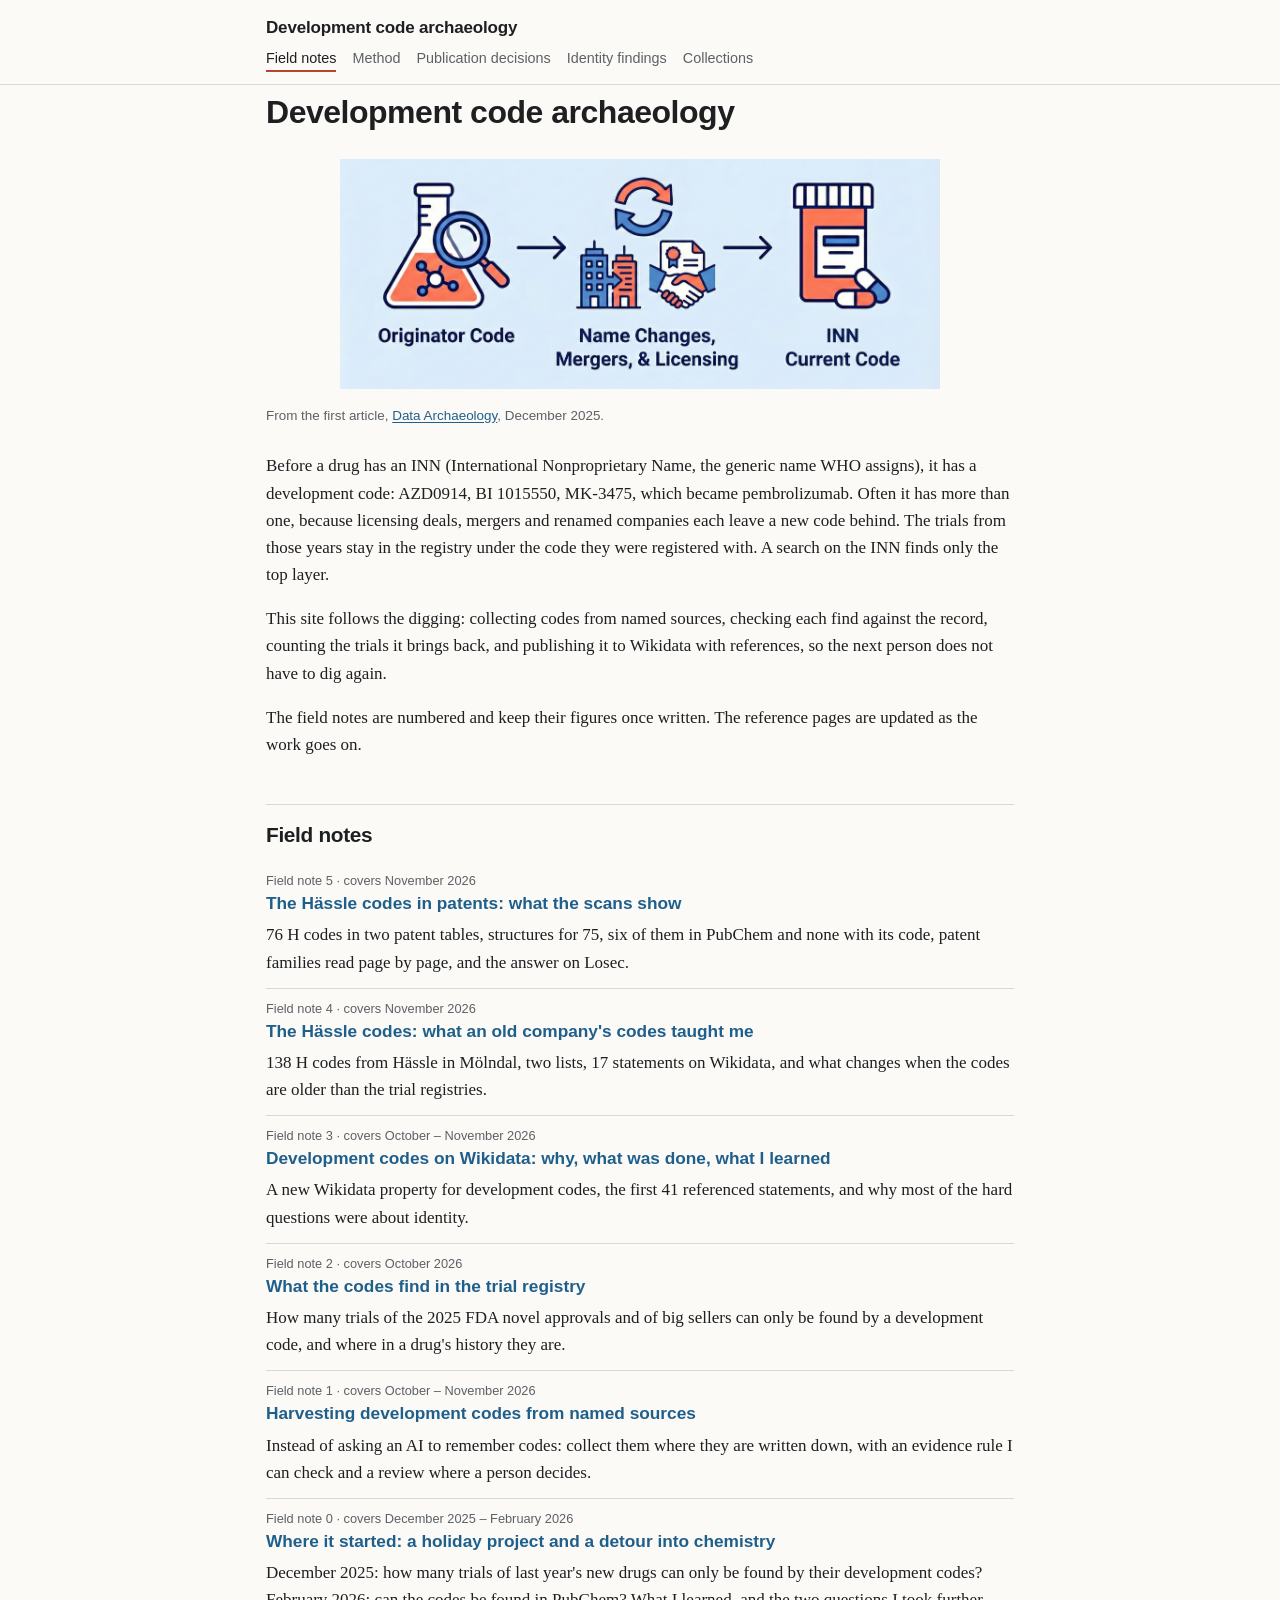
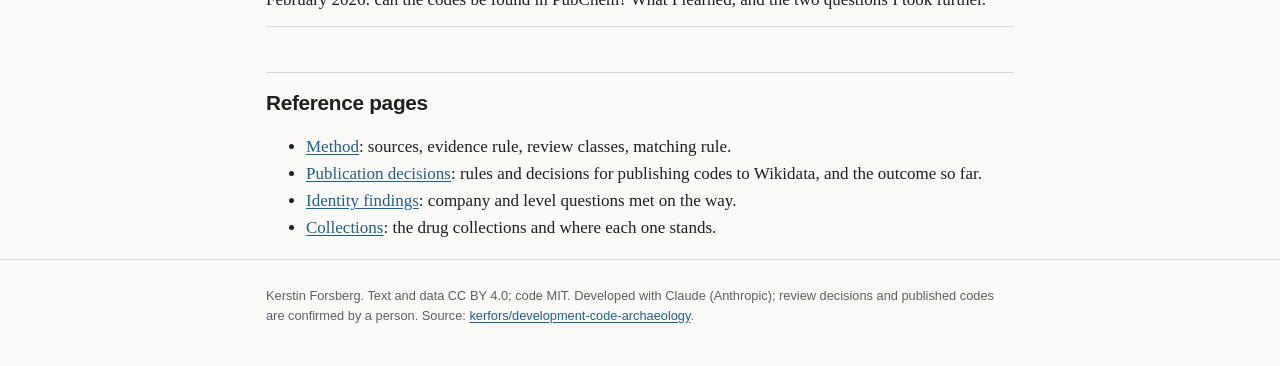
<file: docs/index.html>
<!doctype html>
<html lang="en">
<head>
<meta charset="utf-8">
<meta name="viewport" content="width=device-width, initial-scale=1">
<title>Development code archaeology</title>
<meta name="description" content="Trials registered under drug development codes: harvest, review, trial search and Wikidata publication. Field notes and reference pages.">
<link rel="stylesheet" href="style.css">
</head>
<body>
<header class="site"><div class="wrap">
<a class="brand" href="index.html">Development code archaeology</a>
<nav><a href="index.html" aria-current=page>Field notes</a> <a href="method.html">Method</a> <a href="decisions.html">Publication decisions</a> <a href="identity.html">Identity findings</a> <a href="collections.html">Collections</a></nav>
</div></header>
<main class="wrap">

<h1>Development code archaeology</h1>
<figure>
<p><img alt="From originator code, through name changes, mergers and licensing, to the INN" src="images/from-code-to-inn.png" /></p>
<figcaption>From the first article, <a href="https://www.linkedin.com/pulse/data-archaeology-tracing-drug-development-codes-through-forsberg-89t1e/">Data Archaeology</a>, December 2025.</figcaption>
</figure>
<p>Before a drug has an INN (International Nonproprietary Name, the generic name WHO assigns), it has a
development code: AZD0914, BI 1015550, MK-3475, which became pembrolizumab. Often it has more than one, because
licensing deals, mergers and renamed companies each leave a new code behind. The trials from those years stay
in the registry under the code they were registered with. A search on the INN finds only the top layer.</p>
<p>This site follows the digging: collecting codes from named sources, checking each find against the record,
counting the trials it brings back, and publishing it to Wikidata with references, so the next person does
not have to dig again.</p>
<p>The field notes are numbered and keep their figures once written. The reference pages are updated as the work goes on.</p>
<h2>Field notes</h2>
<ul class="posts"><li><span class="post-meta">Field note 5 · covers November 2026</span><a class="post-title" href="notes/05-hassle-codes-in-patents.html">The Hässle codes in patents: what the scans show</a><span class="post-summary">76 H codes in two patent tables, structures for 75, six of them in PubChem and none with its code, patent families read page by page, and the answer on Losec.</span></li><li><span class="post-meta">Field note 4 · covers November 2026</span><a class="post-title" href="notes/04-hassle-what-we-learned.html">The Hässle codes: what an old company&#x27;s codes taught me</a><span class="post-summary">138 H codes from Hässle in Mölndal, two lists, 17 statements on Wikidata, and what changes when the codes are older than the trial registries.</span></li><li><span class="post-meta">Field note 3 · covers October – November 2026</span><a class="post-title" href="notes/03-codes-on-wikidata.html">Development codes on Wikidata: why, what was done, what I learned</a><span class="post-summary">A new Wikidata property for development codes, the first 41 referenced statements, and why most of the hard questions were about identity.</span></li><li><span class="post-meta">Field note 2 · covers October 2026</span><a class="post-title" href="notes/02-trials-under-codes.html">What the codes find in the trial registry</a><span class="post-summary">How many trials of the 2025 FDA novel approvals and of big sellers can only be found by a development code, and where in a drug&#x27;s history they are.</span></li><li><span class="post-meta">Field note 1 · covers October – November 2026</span><a class="post-title" href="notes/01-harvesting-codes.html">Harvesting development codes from named sources</a><span class="post-summary">Instead of asking an AI to remember codes: collect them where they are written down, with an evidence rule I can check and a review where a person decides.</span></li><li><span class="post-meta">Field note 0 · covers December 2025 – February 2026</span><a class="post-title" href="notes/00-where-it-started.html">Where it started: a holiday project and a detour into chemistry</a><span class="post-summary">December 2025: how many trials of last year&#x27;s new drugs can only be found by their development codes? February 2026: can the codes be found in PubChem? What I learned, and the two questions I took further.</span></li></ul>
<h2>Reference pages</h2>
<ul>
<li><a href="method.html">Method</a>: sources, evidence rule, review classes, matching rule.</li>
<li><a href="decisions.html">Publication decisions</a>: rules and decisions for publishing codes to Wikidata, and the outcome so far.</li>
<li><a href="identity.html">Identity findings</a>: company and level questions met on the way.</li>
<li><a href="collections.html">Collections</a>: the drug collections and where each one stands.</li>
</ul>

</main>
<footer class="site"><div class="wrap">
<p>Kerstin Forsberg. Text and data CC BY 4.0; code MIT. Developed with Claude (Anthropic); review decisions and
published codes are confirmed by a person. Source: <a href="https://github.com/kerfors/development-code-archaeology">kerfors/development-code-archaeology</a>.</p>
</div></footer>
</body>
</html>
</file>
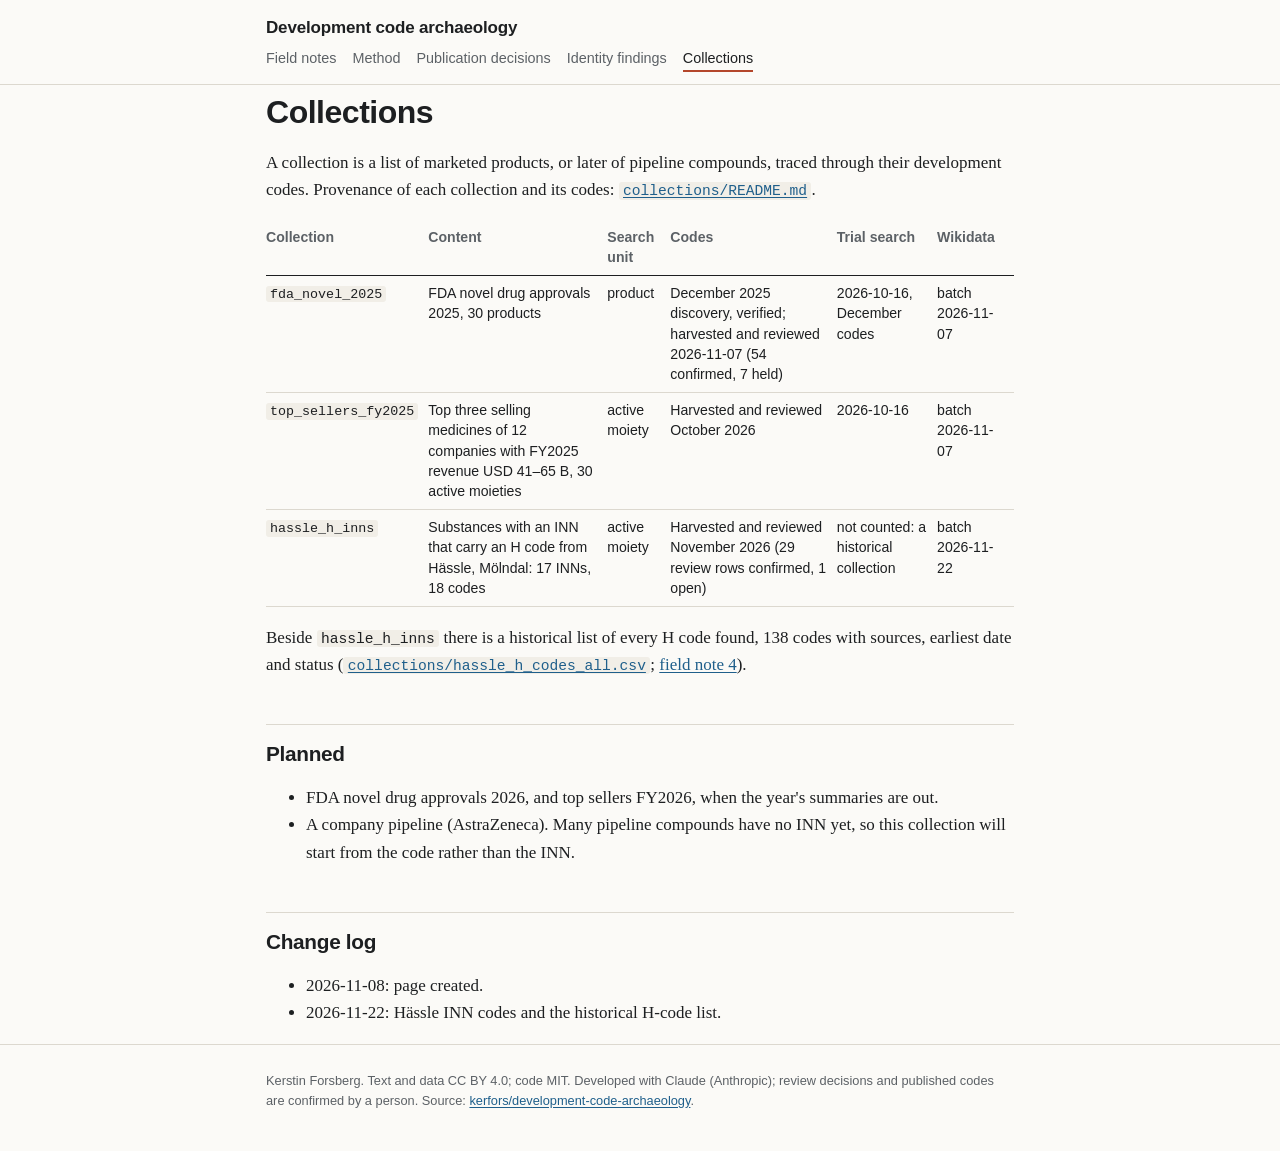
<file: docs/collections.html>
<!doctype html>
<html lang="en">
<head>
<meta charset="utf-8">
<meta name="viewport" content="width=device-width, initial-scale=1">
<title>Collections — Development code archaeology</title>
<meta name="description" content="The drug collections traced so far, and where each one stands.">
<link rel="stylesheet" href="style.css">
</head>
<body>
<header class="site"><div class="wrap">
<a class="brand" href="index.html">Development code archaeology</a>
<nav><a href="index.html">Field notes</a> <a href="method.html">Method</a> <a href="decisions.html">Publication decisions</a> <a href="identity.html">Identity findings</a> <a href="collections.html" aria-current=page>Collections</a></nav>
</div></header>
<main class="wrap">

<h1>Collections</h1>
<p>A collection is a list of marketed products, or later of pipeline compounds, traced through their
development codes. Provenance of each collection and its codes:
<a href="https://github.com/kerfors/development-code-archaeology/blob/main/collections/README.md"><code>collections/README.md</code></a>.</p>
<div class="tablewrap"><table>
<thead>
<tr>
<th>Collection</th>
<th>Content</th>
<th>Search unit</th>
<th>Codes</th>
<th>Trial search</th>
<th>Wikidata</th>
</tr>
</thead>
<tbody>
<tr>
<td><code>fda_novel_2025</code></td>
<td>FDA novel drug approvals 2025, 30 products</td>
<td>product</td>
<td>December 2025 discovery, verified; harvested and reviewed 2026-11-07 (54 confirmed, 7 held)</td>
<td>2026-10-16, December codes</td>
<td>batch 2026-11-07</td>
</tr>
<tr>
<td><code>top_sellers_fy2025</code></td>
<td>Top three selling medicines of 12 companies with FY2025 revenue USD 41–65 B, 30 active moieties</td>
<td>active moiety</td>
<td>Harvested and reviewed October 2026</td>
<td>2026-10-16</td>
<td>batch 2026-11-07</td>
</tr>
<tr>
<td><code>hassle_h_inns</code></td>
<td>Substances with an INN that carry an H code from Hässle, Mölndal: 17 INNs, 18 codes</td>
<td>active moiety</td>
<td>Harvested and reviewed November 2026 (29 review rows confirmed, 1 open)</td>
<td>not counted: a historical collection</td>
<td>batch 2026-11-22</td>
</tr>
</tbody>
</table></div>
<p>Beside <code>hassle_h_inns</code> there is a historical list of every H code found, 138 codes with sources, earliest date
and status (<a href="https://github.com/kerfors/development-code-archaeology/blob/main/collections/hassle_h_codes_all.csv"><code>collections/hassle_h_codes_all.csv</code></a>;
<a href="notes/04-hassle-what-we-learned.html">field note 4</a>).</p>
<h2>Planned</h2>
<ul>
<li>FDA novel drug approvals 2026, and top sellers FY2026, when the year's summaries are out.</li>
<li>A company pipeline (AstraZeneca). Many pipeline compounds have no INN yet, so this collection will start
  from the code rather than the INN.</li>
</ul>
<h2>Change log</h2>
<ul>
<li>2026-11-08: page created.</li>
<li>2026-11-22: Hässle INN codes and the historical H-code list.</li>
</ul>

</main>
<footer class="site"><div class="wrap">
<p>Kerstin Forsberg. Text and data CC BY 4.0; code MIT. Developed with Claude (Anthropic); review decisions and
published codes are confirmed by a person. Source: <a href="https://github.com/kerfors/development-code-archaeology">kerfors/development-code-archaeology</a>.</p>
</div></footer>
</body>
</html>
</file>
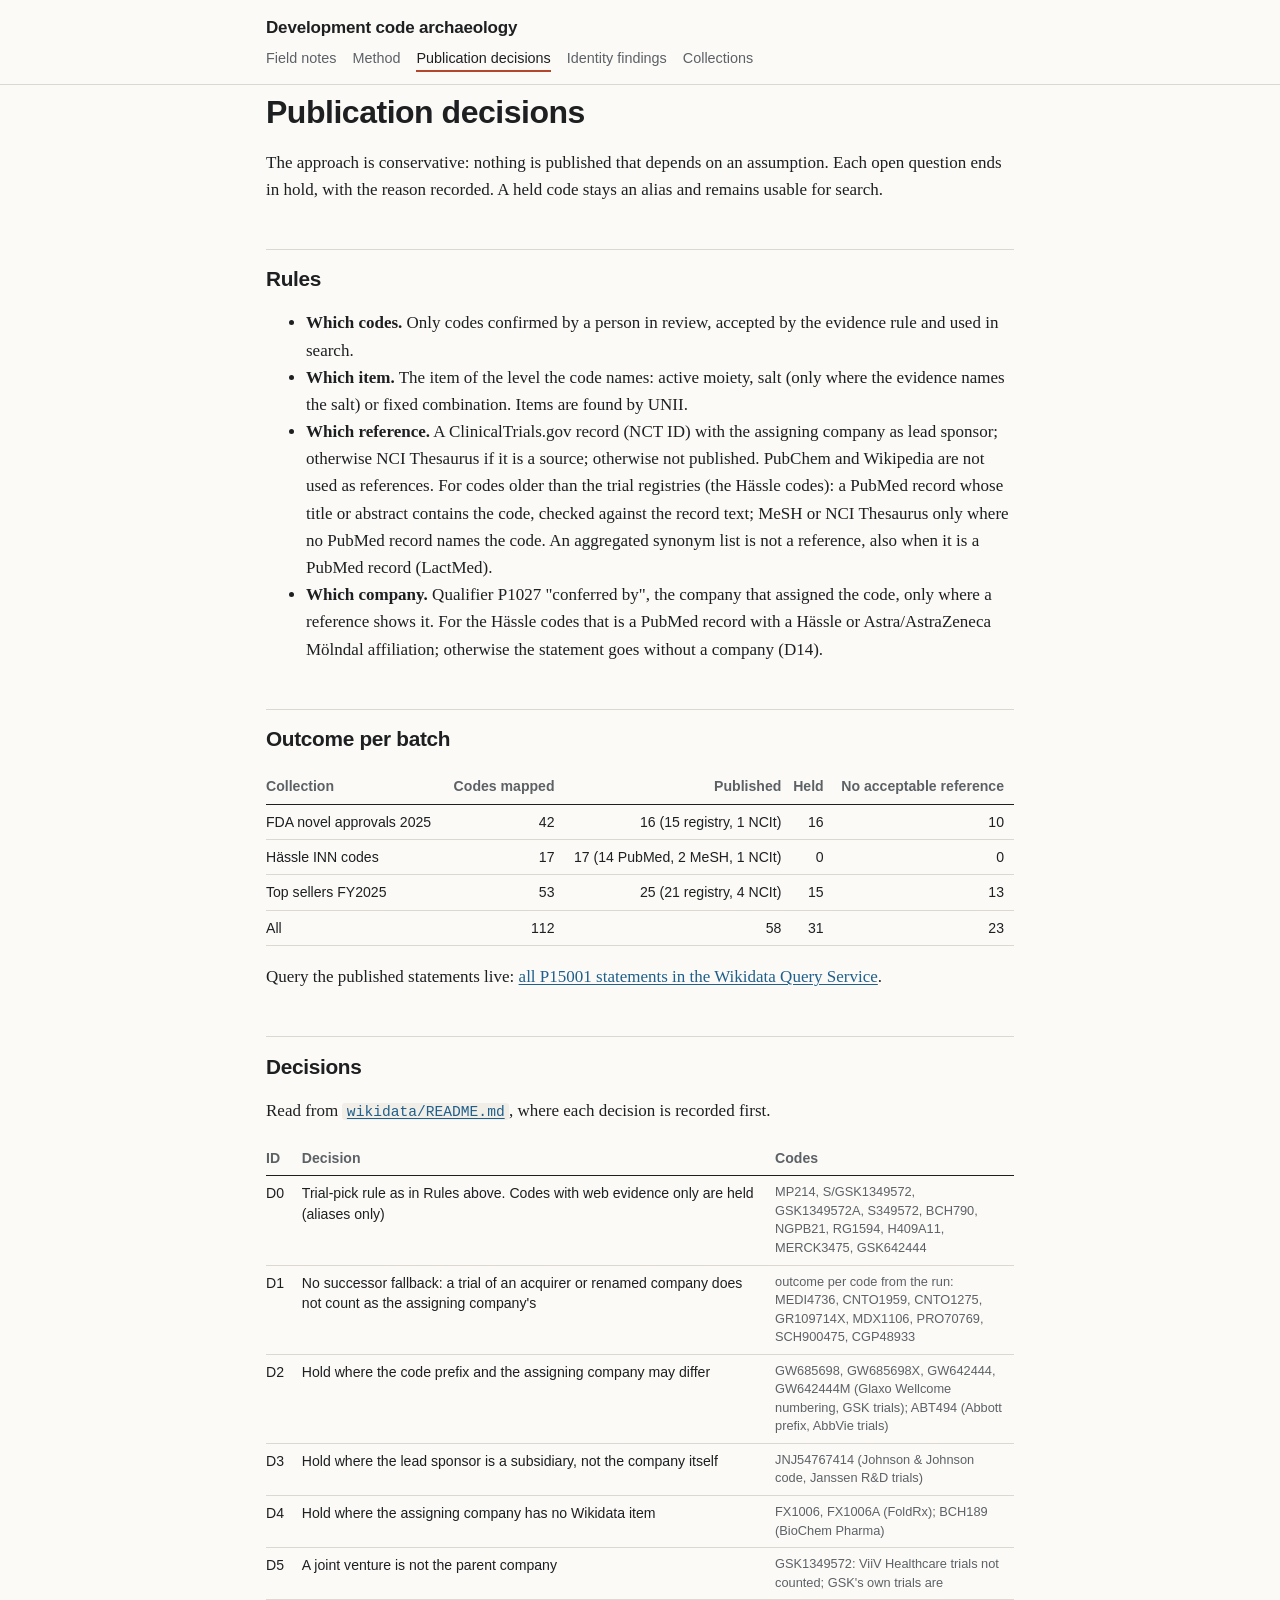
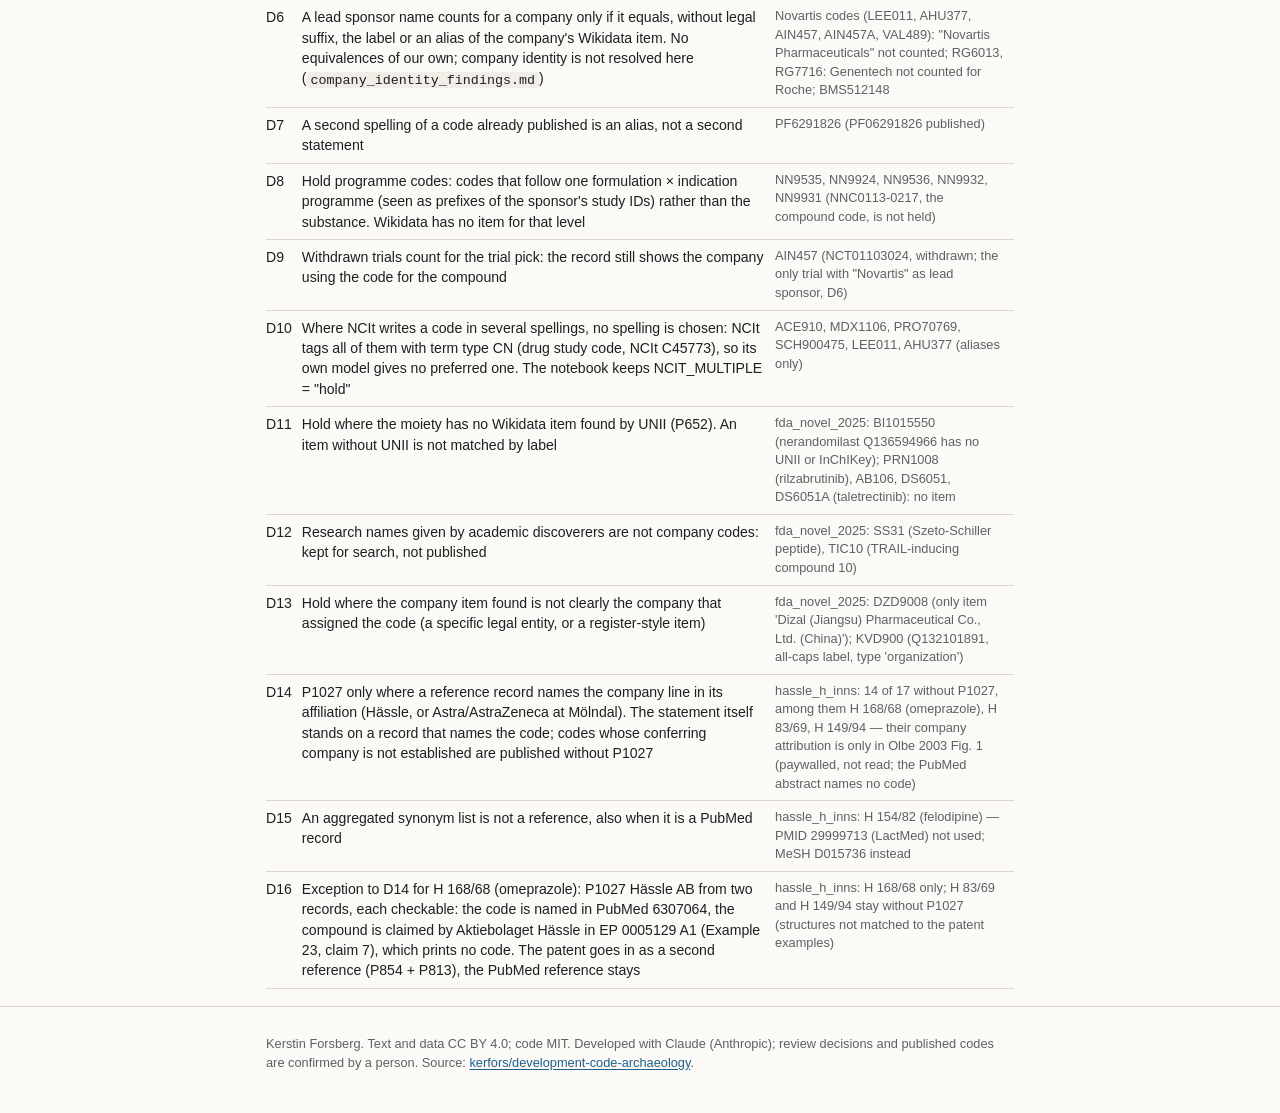
<file: docs/decisions.html>
<!doctype html>
<html lang="en">
<head>
<meta charset="utf-8">
<meta name="viewport" content="width=device-width, initial-scale=1">
<title>Publication decisions — Development code archaeology</title>
<meta name="description" content="Rules and decisions for publishing development codes to Wikidata with property P15001, and the outcome per batch.">
<link rel="stylesheet" href="style.css">
</head>
<body>
<header class="site"><div class="wrap">
<a class="brand" href="index.html">Development code archaeology</a>
<nav><a href="index.html">Field notes</a> <a href="method.html">Method</a> <a href="decisions.html" aria-current=page>Publication decisions</a> <a href="identity.html">Identity findings</a> <a href="collections.html">Collections</a></nav>
</div></header>
<main class="wrap">

<h1>Publication decisions</h1>
<p>The approach is conservative: nothing is published that depends on an assumption. Each open question ends in
hold, with the reason recorded. A held code stays an alias and remains usable for search.</p>
<h2>Rules</h2>
<ul>
<li><strong>Which codes.</strong> Only codes confirmed by a person in review, accepted by the evidence rule and used in search.</li>
<li><strong>Which item.</strong> The item of the level the code names: active moiety, salt (only where the evidence names
  the salt) or fixed combination. Items are found by UNII.</li>
<li><strong>Which reference.</strong> A ClinicalTrials.gov record (NCT ID) with the assigning company as lead sponsor;
  otherwise NCI Thesaurus if it is a source; otherwise not published. PubChem and Wikipedia are not used as
  references.
  For codes older than the trial registries (the Hässle codes): a PubMed record whose title or abstract
  contains the code, checked against the record text; MeSH or NCI Thesaurus only where no PubMed record names
  the code. An aggregated synonym list is not a reference, also when it is a PubMed record (LactMed).</li>
<li><strong>Which company.</strong> Qualifier P1027 "conferred by", the company that assigned the code, only where a
  reference shows it. For the Hässle codes that is a PubMed record with a Hässle or Astra/AstraZeneca Mölndal
  affiliation; otherwise the statement goes without a company (D14).</li>
</ul>
<h2>Outcome per batch</h2>
<div class="tablewrap"><table class="num"><thead><tr><th>Collection</th><th>Codes mapped</th><th>Published</th><th>Held</th><th>No acceptable reference</th></tr></thead><tbody><tr><td>FDA novel approvals 2025</td><td>42</td><td>16 (15 registry, 1 NCIt)</td><td>16</td><td>10</td></tr><tr><td>Hässle INN codes</td><td>17</td><td>17 (14 PubMed, 2 MeSH, 1 NCIt)</td><td>0</td><td>0</td></tr><tr><td>Top sellers FY2025</td><td>53</td><td>25 (21 registry, 4 NCIt)</td><td>15</td><td>13</td></tr><tr><td>All</td><td>112</td><td>58</td><td>31</td><td>23</td></tr></tbody></table></div>
<p>Query the published statements live:
<a href="https://query.wikidata.org/#SELECT%20%3Fitem%20%3FitemLabel%20%3Fcode%20%3FcompanyLabel%20WHERE%20%7B%0A%20%20%3Fitem%20p%3AP15001%20%3Fs%20.%20%3Fs%20ps%3AP15001%20%3Fcode%20.%0A%20%20OPTIONAL%20%7B%20%3Fs%20pq%3AP1027%20%3Fcompany%20%7D%0A%20%20SERVICE%20wikibase%3Alabel%20%7B%20bd%3AserviceParam%20wikibase%3Alanguage%20%22en%2Cmul%22%20%7D%0A%7D%20ORDER%20BY%20%3FitemLabel">all P15001 statements in the Wikidata Query Service</a>.</p>
<h2>Decisions</h2>
<p>Read from <a href="https://github.com/kerfors/development-code-archaeology/blob/main/wikidata/README.md"><code>wikidata/README.md</code></a>, where each decision is recorded first.</p>
<div class="tablewrap"><table><thead><tr><th>ID</th><th>Decision</th><th>Codes</th></tr></thead><tbody><tr><td>D0</td><td>Trial-pick rule as in Rules above. Codes with web evidence only are held (aliases only)</td><td class="codes">MP214, S/GSK1349572, GSK1349572A, S349572, BCH790, NGPB21, RG1594, H409A11, MERCK3475, GSK642444</td></tr><tr><td>D1</td><td>No successor fallback: a trial of an acquirer or renamed company does not count as the assigning company's</td><td class="codes">outcome per code from the run: MEDI4736, CNTO1959, CNTO1275, GR109714X, MDX1106, PRO70769, SCH900475, CGP48933</td></tr><tr><td>D2</td><td>Hold where the code prefix and the assigning company may differ</td><td class="codes">GW685698, GW685698X, GW642444, GW642444M (Glaxo Wellcome numbering, GSK trials); ABT494 (Abbott prefix, AbbVie trials)</td></tr><tr><td>D3</td><td>Hold where the lead sponsor is a subsidiary, not the company itself</td><td class="codes">JNJ54767414 (Johnson &amp; Johnson code, Janssen R&amp;D trials)</td></tr><tr><td>D4</td><td>Hold where the assigning company has no Wikidata item</td><td class="codes">FX1006, FX1006A (FoldRx); BCH189 (BioChem Pharma)</td></tr><tr><td>D5</td><td>A joint venture is not the parent company</td><td class="codes">GSK1349572: ViiV Healthcare trials not counted; GSK's own trials are</td></tr><tr><td>D6</td><td>A lead sponsor name counts for a company only if it equals, without legal suffix, the label or an alias of the company's Wikidata item. No equivalences of our own; company identity is not resolved here (<code>company_identity_findings.md</code>)</td><td class="codes">Novartis codes (LEE011, AHU377, AIN457, AIN457A, VAL489): "Novartis Pharmaceuticals" not counted; RG6013, RG7716: Genentech not counted for Roche; BMS512148</td></tr><tr><td>D7</td><td>A second spelling of a code already published is an alias, not a second statement</td><td class="codes">PF6291826 (PF06291826 published)</td></tr><tr><td>D8</td><td>Hold programme codes: codes that follow one formulation × indication programme (seen as prefixes of the sponsor's study IDs) rather than the substance. Wikidata has no item for that level</td><td class="codes">NN9535, NN9924, NN9536, NN9932, NN9931 (NNC0113-0217, the compound code, is not held)</td></tr><tr><td>D9</td><td>Withdrawn trials count for the trial pick: the record still shows the company using the code for the compound</td><td class="codes">AIN457 (NCT01103024, withdrawn; the only trial with "Novartis" as lead sponsor, D6)</td></tr><tr><td>D10</td><td>Where NCIt writes a code in several spellings, no spelling is chosen: NCIt tags all of them with term type CN (drug study code, NCIt C45773), so its own model gives no preferred one. The notebook keeps NCIT_MULTIPLE = "hold"</td><td class="codes">ACE910, MDX1106, PRO70769, SCH900475, LEE011, AHU377 (aliases only)</td></tr><tr><td>D11</td><td>Hold where the moiety has no Wikidata item found by UNII (P652). An item without UNII is not matched by label</td><td class="codes">fda_novel_2025: BI1015550 (nerandomilast Q136594966 has no UNII or InChIKey); PRN1008 (rilzabrutinib), AB106, DS6051, DS6051A (taletrectinib): no item</td></tr><tr><td>D12</td><td>Research names given by academic discoverers are not company codes: kept for search, not published</td><td class="codes">fda_novel_2025: SS31 (Szeto-Schiller peptide), TIC10 (TRAIL-inducing compound 10)</td></tr><tr><td>D13</td><td>Hold where the company item found is not clearly the company that assigned the code (a specific legal entity, or a register-style item)</td><td class="codes">fda_novel_2025: DZD9008 (only item 'Dizal (Jiangsu) Pharmaceutical Co., Ltd. (China)'); KVD900 (Q132101891, all-caps label, type 'organization')</td></tr><tr><td>D14</td><td>P1027 only where a reference record names the company line in its affiliation (Hässle, or Astra/AstraZeneca at Mölndal). The statement itself stands on a record that names the code; codes whose conferring company is not established are published without P1027</td><td class="codes">hassle_h_inns: 14 of 17 without P1027, among them H 168/68 (omeprazole), H 83/69, H 149/94 — their company attribution is only in Olbe 2003 Fig. 1 (paywalled, not read; the PubMed abstract names no code)</td></tr><tr><td>D15</td><td>An aggregated synonym list is not a reference, also when it is a PubMed record</td><td class="codes">hassle_h_inns: H 154/82 (felodipine) — PMID 29999713 (LactMed) not used; MeSH D015736 instead</td></tr><tr><td>D16</td><td>Exception to D14 for H 168/68 (omeprazole): P1027 Hässle AB from two records, each checkable: the code is named in PubMed 6307064, the compound is claimed by Aktiebolaget Hässle in EP 0005129 A1 (Example 23, claim 7), which prints no code. The patent goes in as a second reference (P854 + P813), the PubMed reference stays</td><td class="codes">hassle_h_inns: H 168/68 only; H 83/69 and H 149/94 stay without P1027 (structures not matched to the patent examples)</td></tr></tbody></table></div>

</main>
<footer class="site"><div class="wrap">
<p>Kerstin Forsberg. Text and data CC BY 4.0; code MIT. Developed with Claude (Anthropic); review decisions and
published codes are confirmed by a person. Source: <a href="https://github.com/kerfors/development-code-archaeology">kerfors/development-code-archaeology</a>.</p>
</div></footer>
</body>
</html>
</file>
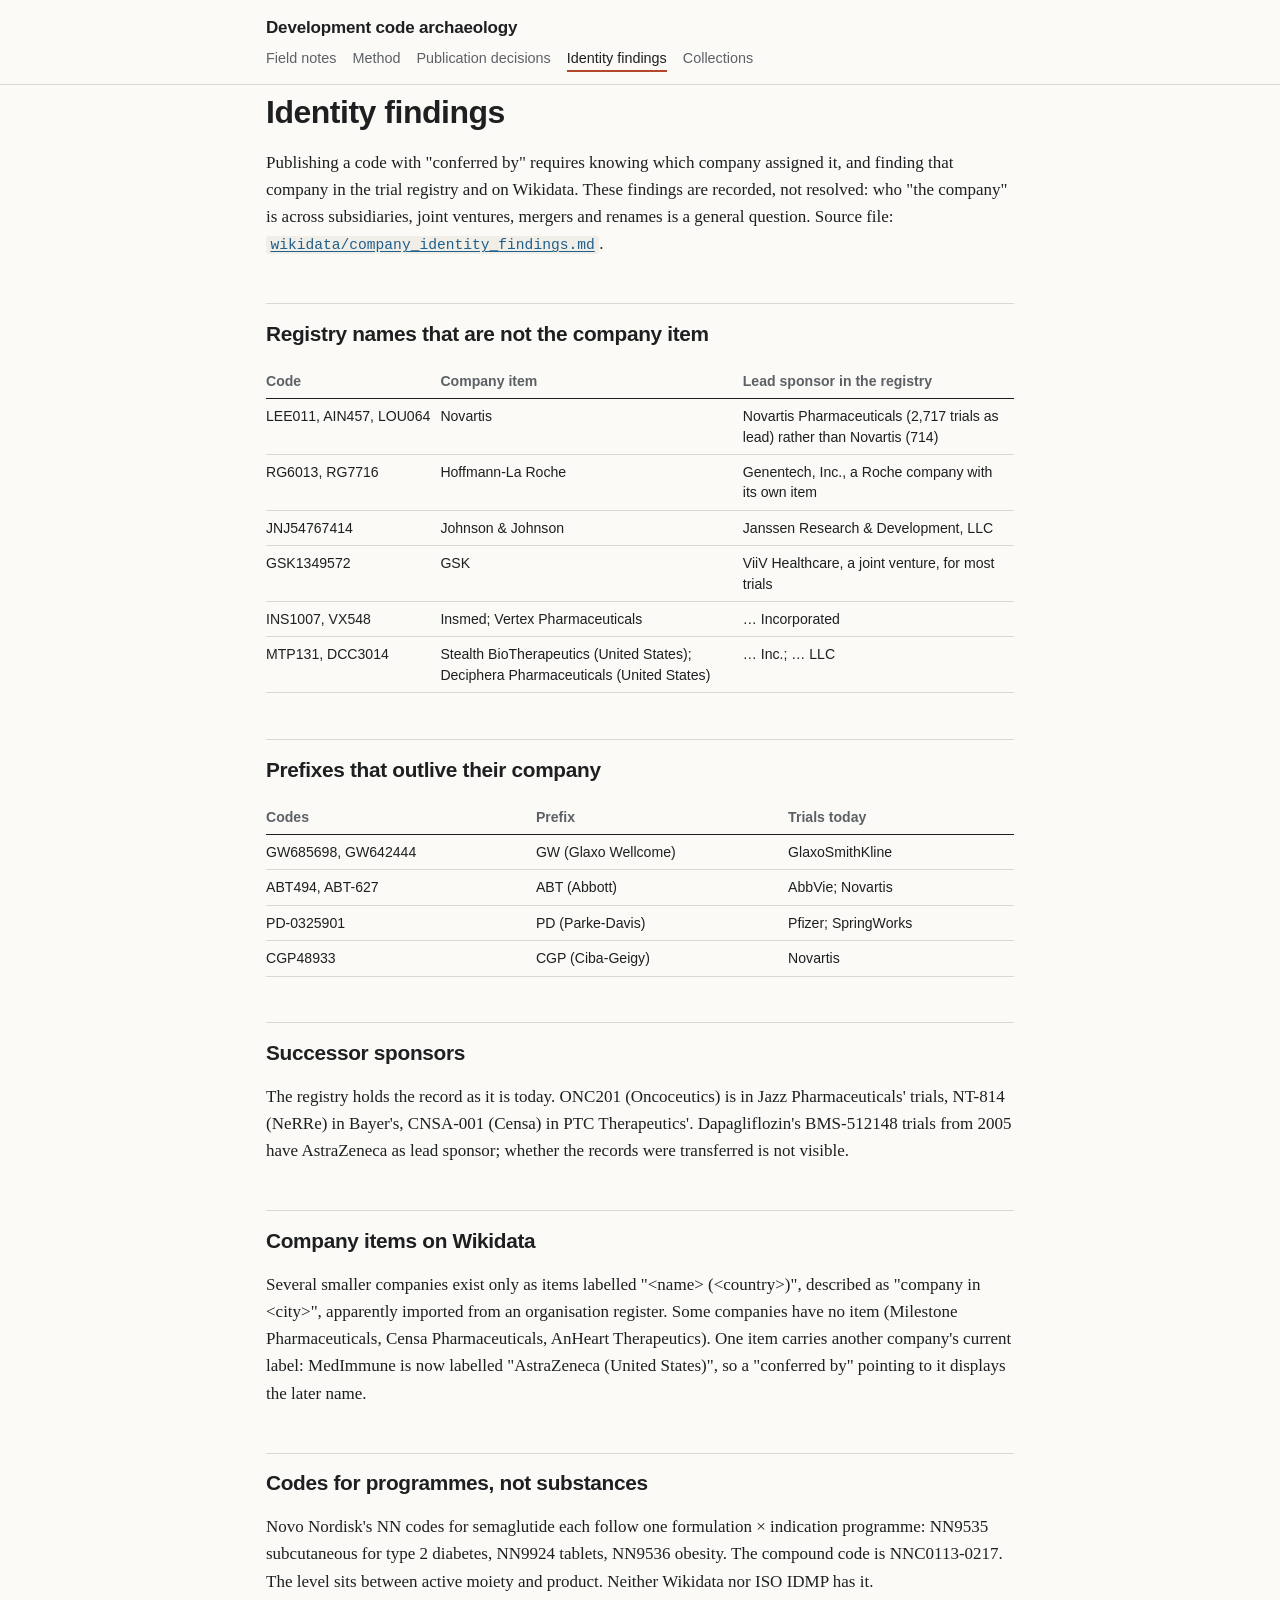
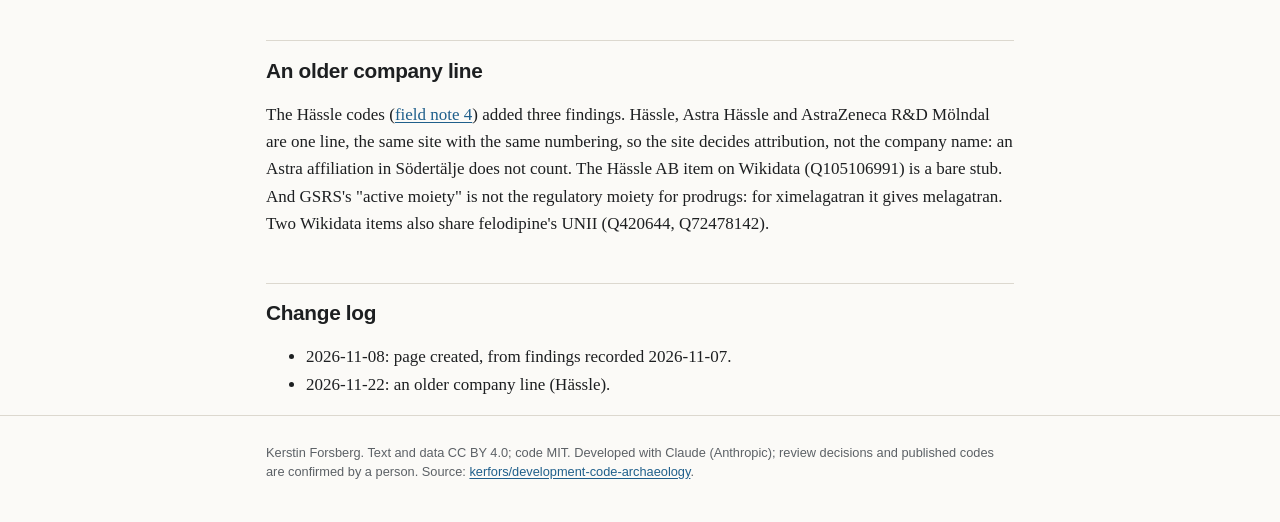
<file: docs/identity.html>
<!doctype html>
<html lang="en">
<head>
<meta charset="utf-8">
<meta name="viewport" content="width=device-width, initial-scale=1">
<title>Identity findings — Development code archaeology</title>
<meta name="description" content="Company and level identity questions met when publishing development codes to Wikidata.">
<link rel="stylesheet" href="style.css">
</head>
<body>
<header class="site"><div class="wrap">
<a class="brand" href="index.html">Development code archaeology</a>
<nav><a href="index.html">Field notes</a> <a href="method.html">Method</a> <a href="decisions.html">Publication decisions</a> <a href="identity.html" aria-current=page>Identity findings</a> <a href="collections.html">Collections</a></nav>
</div></header>
<main class="wrap">

<h1>Identity findings</h1>
<p>Publishing a code with "conferred by" requires knowing which company assigned it, and finding that company
in the trial registry and on Wikidata. These findings are recorded, not resolved: who "the company" is across
subsidiaries, joint ventures, mergers and renames is a general question. Source file:
<a href="https://github.com/kerfors/development-code-archaeology/blob/main/wikidata/company_identity_findings.md"><code>wikidata/company_identity_findings.md</code></a>.</p>
<h2>Registry names that are not the company item</h2>
<div class="tablewrap"><table>
<thead>
<tr>
<th>Code</th>
<th>Company item</th>
<th>Lead sponsor in the registry</th>
</tr>
</thead>
<tbody>
<tr>
<td>LEE011, AIN457, LOU064</td>
<td>Novartis</td>
<td>Novartis Pharmaceuticals (2,717 trials as lead) rather than Novartis (714)</td>
</tr>
<tr>
<td>RG6013, RG7716</td>
<td>Hoffmann-La Roche</td>
<td>Genentech, Inc., a Roche company with its own item</td>
</tr>
<tr>
<td>JNJ54767414</td>
<td>Johnson &amp; Johnson</td>
<td>Janssen Research &amp; Development, LLC</td>
</tr>
<tr>
<td>GSK1349572</td>
<td>GSK</td>
<td>ViiV Healthcare, a joint venture, for most trials</td>
</tr>
<tr>
<td>INS1007, VX548</td>
<td>Insmed; Vertex Pharmaceuticals</td>
<td>… Incorporated</td>
</tr>
<tr>
<td>MTP131, DCC3014</td>
<td>Stealth BioTherapeutics (United States); Deciphera Pharmaceuticals (United States)</td>
<td>… Inc.; … LLC</td>
</tr>
</tbody>
</table></div>
<h2>Prefixes that outlive their company</h2>
<div class="tablewrap"><table>
<thead>
<tr>
<th>Codes</th>
<th>Prefix</th>
<th>Trials today</th>
</tr>
</thead>
<tbody>
<tr>
<td>GW685698, GW642444</td>
<td>GW (Glaxo Wellcome)</td>
<td>GlaxoSmithKline</td>
</tr>
<tr>
<td>ABT494, ABT-627</td>
<td>ABT (Abbott)</td>
<td>AbbVie; Novartis</td>
</tr>
<tr>
<td>PD-0325901</td>
<td>PD (Parke-Davis)</td>
<td>Pfizer; SpringWorks</td>
</tr>
<tr>
<td>CGP48933</td>
<td>CGP (Ciba-Geigy)</td>
<td>Novartis</td>
</tr>
</tbody>
</table></div>
<h2>Successor sponsors</h2>
<p>The registry holds the record as it is today. ONC201 (Oncoceutics) is in Jazz Pharmaceuticals' trials,
NT-814 (NeRRe) in Bayer's, CNSA-001 (Censa) in PTC Therapeutics'. Dapagliflozin's BMS-512148 trials from 2005
have AstraZeneca as lead sponsor; whether the records were transferred is not visible.</p>
<h2>Company items on Wikidata</h2>
<p>Several smaller companies exist only as items labelled "&lt;name&gt; (&lt;country&gt;)", described as
"company in &lt;city&gt;", apparently imported from an organisation register. Some companies have no item
(Milestone Pharmaceuticals, Censa Pharmaceuticals, AnHeart Therapeutics). One item carries another company's
current label: MedImmune is now labelled "AstraZeneca (United States)", so a "conferred by" pointing to it
displays the later name.</p>
<h2>Codes for programmes, not substances</h2>
<p>Novo Nordisk's NN codes for semaglutide each follow one formulation × indication programme: NN9535
subcutaneous for type 2 diabetes, NN9924 tablets, NN9536 obesity. The compound code is NNC0113-0217. The level
sits between active moiety and product. Neither Wikidata nor ISO IDMP has it.</p>
<h2>An older company line</h2>
<p>The Hässle codes (<a href="notes/04-hassle-what-we-learned.html">field note 4</a>) added three findings. Hässle,
Astra Hässle and AstraZeneca R&amp;D Mölndal are one line, the same site with the same numbering, so the site
decides attribution, not the company name: an Astra affiliation in Södertälje does not count. The Hässle AB
item on Wikidata (Q105106991) is a bare stub. And GSRS's "active moiety" is not the regulatory moiety for
prodrugs: for ximelagatran it gives melagatran. Two Wikidata items also share felodipine's UNII (Q420644,
Q72478142).</p>
<h2>Change log</h2>
<ul>
<li>2026-11-08: page created, from findings recorded 2026-11-07.</li>
<li>2026-11-22: an older company line (Hässle).</li>
</ul>

</main>
<footer class="site"><div class="wrap">
<p>Kerstin Forsberg. Text and data CC BY 4.0; code MIT. Developed with Claude (Anthropic); review decisions and
published codes are confirmed by a person. Source: <a href="https://github.com/kerfors/development-code-archaeology">kerfors/development-code-archaeology</a>.</p>
</div></footer>
</body>
</html>
</file>
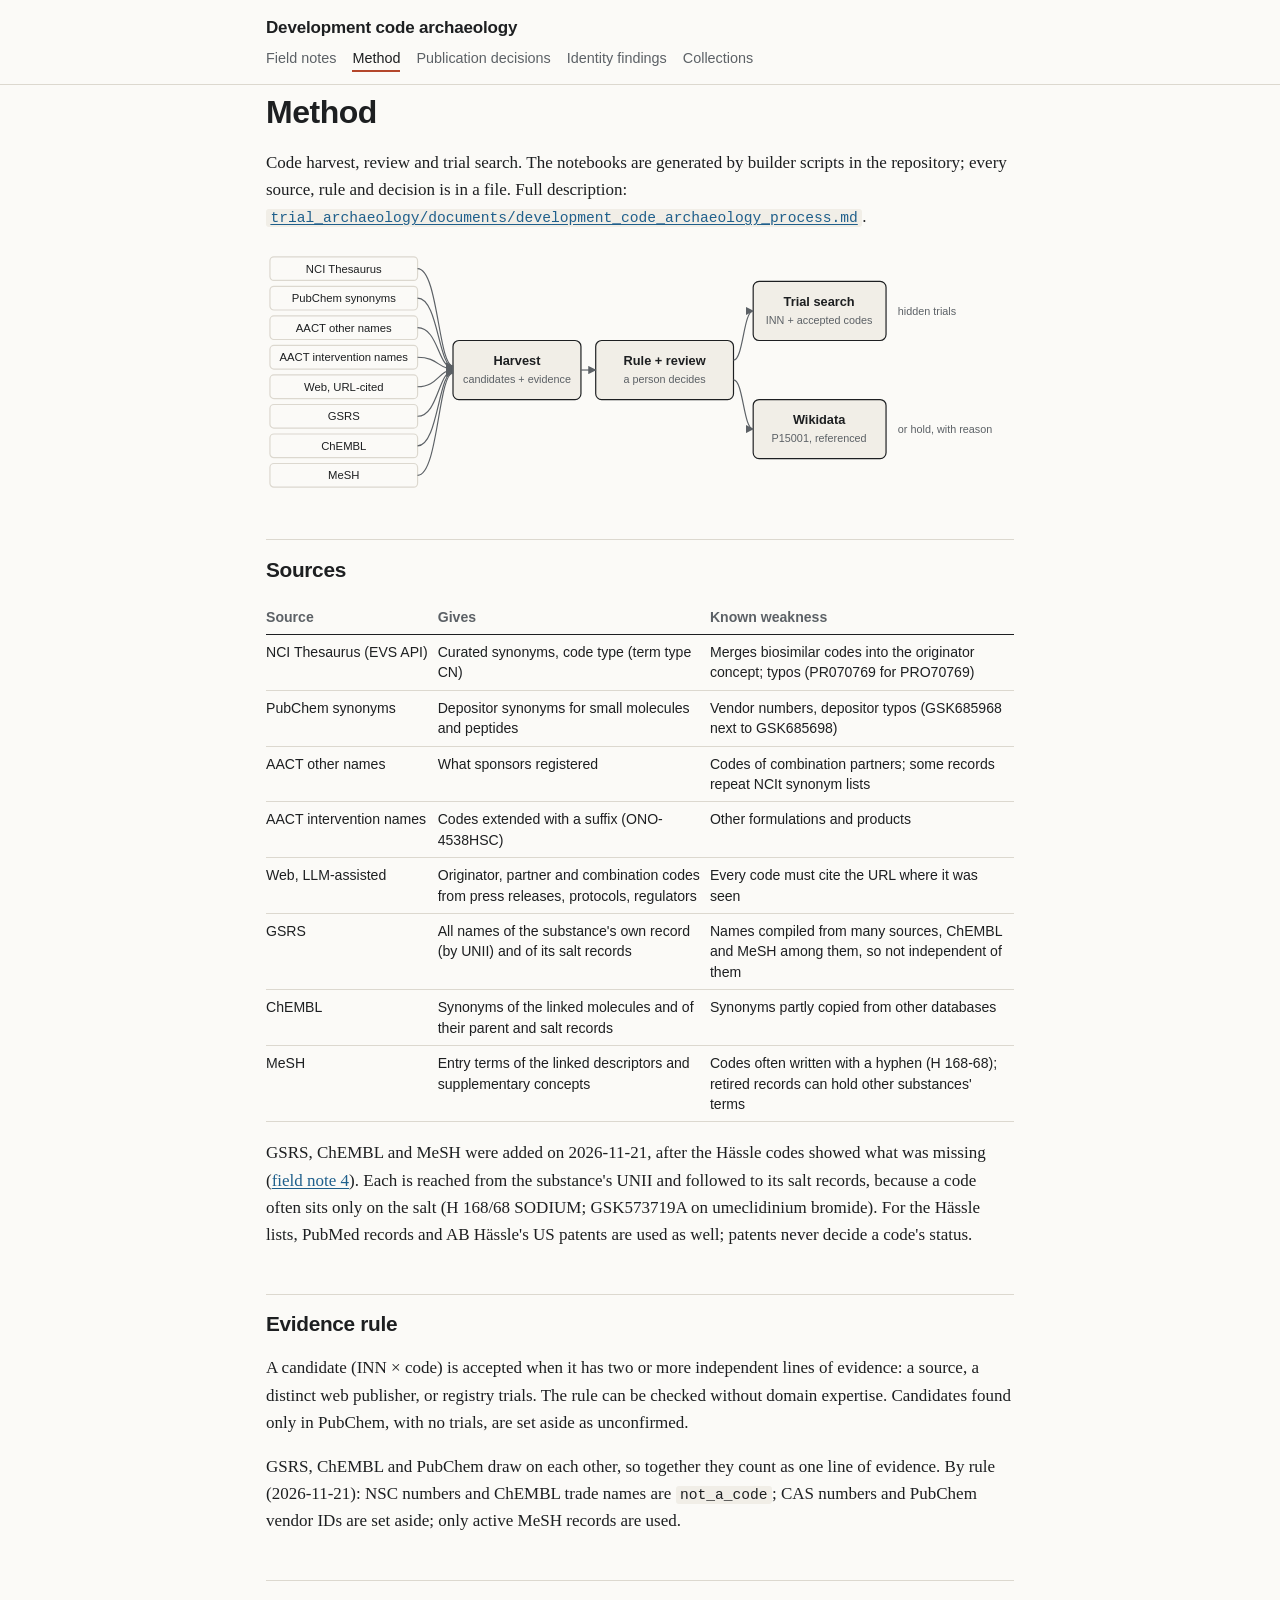
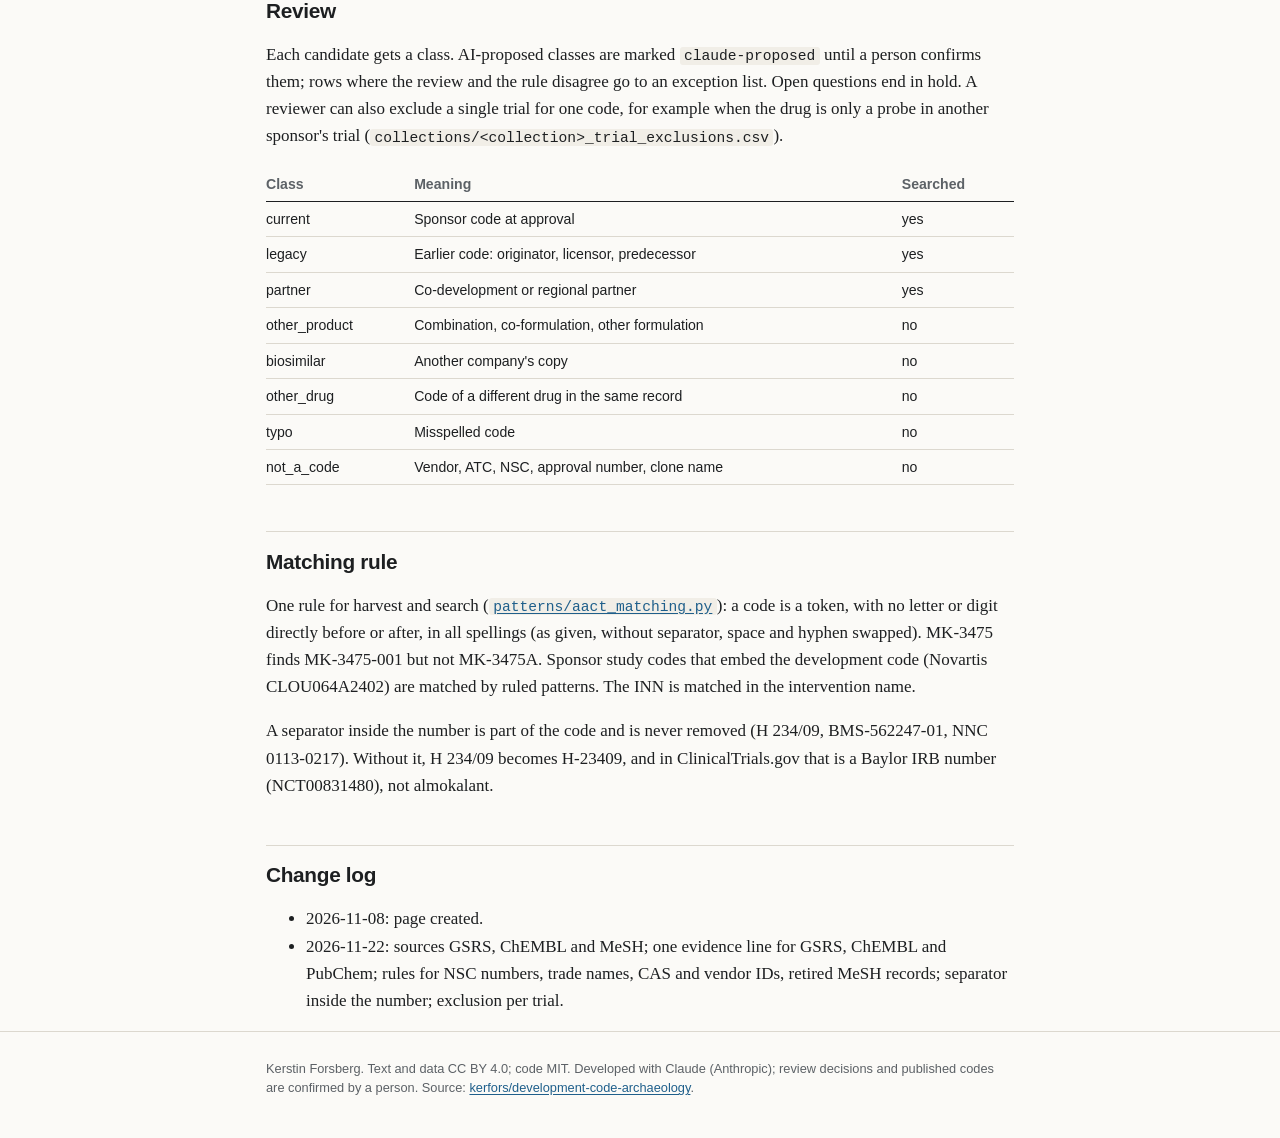
<file: docs/method.html>
<!doctype html>
<html lang="en">
<head>
<meta charset="utf-8">
<meta name="viewport" content="width=device-width, initial-scale=1">
<title>Method — Development code archaeology</title>
<meta name="description" content="Sources, evidence rule, review classes and matching rule for harvesting development codes and searching trials.">
<link rel="stylesheet" href="style.css">
</head>
<body>
<header class="site"><div class="wrap">
<a class="brand" href="index.html">Development code archaeology</a>
<nav><a href="index.html">Field notes</a> <a href="method.html" aria-current=page>Method</a> <a href="decisions.html">Publication decisions</a> <a href="identity.html">Identity findings</a> <a href="collections.html">Collections</a></nav>
</div></header>
<main class="wrap">

<h1>Method</h1>
<p>Code harvest, review and trial search. The notebooks are generated by builder scripts in the repository;
every source, rule and decision is in a file. Full description:
<a href="https://github.com/kerfors/development-code-archaeology/blob/main/trial_archaeology/documents/development_code_archaeology_process.md"><code>trial_archaeology/documents/development_code_archaeology_process.md</code></a>.</p>
<svg class="diagram" viewBox="0 0 760 250" role="img">
<title>Pipeline: named sources, harvest, evidence rule and review, trial search, Wikidata</title>
<defs><marker id="ar" viewBox="0 0 10 10" refX="9" refY="5" markerWidth="7" markerHeight="7" orient="auto-start-reverse"><path class="arrowhead" d="M0,0 L10,5 L0,10 z"/></marker></defs>
<g class="src"><rect x="4" y="10" width="150" height="24" rx="4"/><text x="79" y="26">NCI Thesaurus</text>
<rect x="4" y="40" width="150" height="24" rx="4"/><text x="79" y="56">PubChem synonyms</text>
<rect x="4" y="70" width="150" height="24" rx="4"/><text x="79" y="86">AACT other names</text>
<rect x="4" y="100" width="150" height="24" rx="4"/><text x="79" y="116">AACT intervention names</text>
<rect x="4" y="130" width="150" height="24" rx="4"/><text x="79" y="146">Web, URL-cited</text>
<rect x="4" y="160" width="150" height="24" rx="4"/><text x="79" y="176">GSRS</text>
<rect x="4" y="190" width="150" height="24" rx="4"/><text x="79" y="206">ChEMBL</text>
<rect x="4" y="220" width="150" height="24" rx="4"/><text x="79" y="236">MeSH</text></g>
<g class="step"><rect x="190" y="95" width="130" height="60" rx="6"/><text x="255" y="120">Harvest</text><text class="sub" x="255" y="138">candidates + evidence</text>
<rect x="335" y="95" width="140" height="60" rx="6"/><text x="405" y="120">Rule + review</text><text class="sub" x="405" y="138">a person decides</text>
<rect x="495" y="35" width="135" height="60" rx="6"/><text x="562" y="60">Trial search</text><text class="sub" x="562" y="78">INN + accepted codes</text>
<rect x="495" y="155" width="135" height="60" rx="6"/><text x="562" y="180">Wikidata</text><text class="sub" x="562" y="198">P15001, referenced</text></g>
<g class="note"><text class="start" x="642" y="69">hidden trials</text><text class="start" x="642" y="189">or hold, with reason</text></g>
<g class="lines"><path d="M154,22 C175,22 175,121 190,121" marker-end="url(#ar)"/>
<path d="M154,52 C175,52 175,122 190,122" marker-end="url(#ar)"/>
<path d="M154,82 C175,82 175,123 190,123" marker-end="url(#ar)"/>
<path d="M154,112 C175,112 175,124 190,124" marker-end="url(#ar)"/>
<path d="M154,142 C175,142 175,125 190,125" marker-end="url(#ar)"/>
<path d="M154,172 C175,172 175,126 190,126" marker-end="url(#ar)"/>
<path d="M154,202 C175,202 175,127 190,127" marker-end="url(#ar)"/>
<path d="M154,232 C175,232 175,128 190,128" marker-end="url(#ar)"/>
<path d="M320,125 L335,125" marker-end="url(#ar)"/>
<path d="M475,115 C485,115 485,65 495,65" marker-end="url(#ar)"/><path d="M475,135 C485,135 485,185 495,185" marker-end="url(#ar)"/></g></svg>
<h2>Sources</h2>
<div class="tablewrap"><table>
<thead>
<tr>
<th>Source</th>
<th>Gives</th>
<th>Known weakness</th>
</tr>
</thead>
<tbody>
<tr>
<td>NCI Thesaurus (EVS API)</td>
<td>Curated synonyms, code type (term type CN)</td>
<td>Merges biosimilar codes into the originator concept; typos (PR070769 for PRO70769)</td>
</tr>
<tr>
<td>PubChem synonyms</td>
<td>Depositor synonyms for small molecules and peptides</td>
<td>Vendor numbers, depositor typos (GSK685968 next to GSK685698)</td>
</tr>
<tr>
<td>AACT other names</td>
<td>What sponsors registered</td>
<td>Codes of combination partners; some records repeat NCIt synonym lists</td>
</tr>
<tr>
<td>AACT intervention names</td>
<td>Codes extended with a suffix (ONO-4538HSC)</td>
<td>Other formulations and products</td>
</tr>
<tr>
<td>Web, LLM-assisted</td>
<td>Originator, partner and combination codes from press releases, protocols, regulators</td>
<td>Every code must cite the URL where it was seen</td>
</tr>
<tr>
<td>GSRS</td>
<td>All names of the substance's own record (by UNII) and of its salt records</td>
<td>Names compiled from many sources, ChEMBL and MeSH among them, so not independent of them</td>
</tr>
<tr>
<td>ChEMBL</td>
<td>Synonyms of the linked molecules and of their parent and salt records</td>
<td>Synonyms partly copied from other databases</td>
</tr>
<tr>
<td>MeSH</td>
<td>Entry terms of the linked descriptors and supplementary concepts</td>
<td>Codes often written with a hyphen (H 168-68); retired records can hold other substances' terms</td>
</tr>
</tbody>
</table></div>
<p>GSRS, ChEMBL and MeSH were added on 2026-11-21, after the Hässle codes showed what was missing
(<a href="notes/04-hassle-what-we-learned.html">field note 4</a>). Each is reached from the substance's UNII and followed
to its salt records, because a code often sits only on the salt (H 168/68 SODIUM; GSK573719A on umeclidinium
bromide). For the Hässle lists, PubMed records and AB Hässle's US patents are used as well; patents never
decide a code's status.</p>
<h2>Evidence rule</h2>
<p>A candidate (INN × code) is accepted when it has two or more independent lines of evidence: a source, a
distinct web publisher, or registry trials. The rule can be checked without domain expertise. Candidates
found only in PubChem, with no trials, are set aside as unconfirmed.</p>
<p>GSRS, ChEMBL and PubChem draw on each other, so together they count as one line of evidence. By rule
(2026-11-21): NSC numbers and ChEMBL trade names are <code>not_a_code</code>; CAS numbers and PubChem vendor IDs are set
aside; only active MeSH records are used.</p>
<h2>Review</h2>
<p>Each candidate gets a class. AI-proposed classes are marked <code>claude-proposed</code> until a person confirms them;
rows where the review and the rule disagree go to an exception list. Open questions end in hold.
A reviewer can also exclude a single trial for one code, for example when the drug is only a probe in another
sponsor's trial (<code>collections/&lt;collection&gt;_trial_exclusions.csv</code>).</p>
<div class="tablewrap"><table>
<thead>
<tr>
<th>Class</th>
<th>Meaning</th>
<th>Searched</th>
</tr>
</thead>
<tbody>
<tr>
<td>current</td>
<td>Sponsor code at approval</td>
<td>yes</td>
</tr>
<tr>
<td>legacy</td>
<td>Earlier code: originator, licensor, predecessor</td>
<td>yes</td>
</tr>
<tr>
<td>partner</td>
<td>Co-development or regional partner</td>
<td>yes</td>
</tr>
<tr>
<td>other_product</td>
<td>Combination, co-formulation, other formulation</td>
<td>no</td>
</tr>
<tr>
<td>biosimilar</td>
<td>Another company's copy</td>
<td>no</td>
</tr>
<tr>
<td>other_drug</td>
<td>Code of a different drug in the same record</td>
<td>no</td>
</tr>
<tr>
<td>typo</td>
<td>Misspelled code</td>
<td>no</td>
</tr>
<tr>
<td>not_a_code</td>
<td>Vendor, ATC, NSC, approval number, clone name</td>
<td>no</td>
</tr>
</tbody>
</table></div>
<h2>Matching rule</h2>
<p>One rule for harvest and search (<a href="https://github.com/kerfors/development-code-archaeology/blob/main/patterns/aact_matching.py"><code>patterns/aact_matching.py</code></a>): a code is a
token, with no letter or digit directly before or after, in all spellings (as given, without separator, space
and hyphen swapped). MK-3475 finds MK-3475-001 but not MK-3475A. Sponsor study codes that embed the
development code (Novartis CLOU064A2402) are matched by ruled patterns. The INN is matched in the
intervention name.</p>
<p>A separator inside the number is part of the code and is never removed (H 234/09, BMS-562247-01,
NNC 0113-0217). Without it, H 234/09 becomes H-23409, and in ClinicalTrials.gov that is a Baylor IRB number
(NCT00831480), not almokalant.</p>
<h2>Change log</h2>
<ul>
<li>2026-11-08: page created.</li>
<li>2026-11-22: sources GSRS, ChEMBL and MeSH; one evidence line for GSRS, ChEMBL and PubChem; rules for NSC
  numbers, trade names, CAS and vendor IDs, retired MeSH records; separator inside the number; exclusion per
  trial.</li>
</ul>

</main>
<footer class="site"><div class="wrap">
<p>Kerstin Forsberg. Text and data CC BY 4.0; code MIT. Developed with Claude (Anthropic); review decisions and
published codes are confirmed by a person. Source: <a href="https://github.com/kerfors/development-code-archaeology">kerfors/development-code-archaeology</a>.</p>
</div></footer>
</body>
</html>
</file>
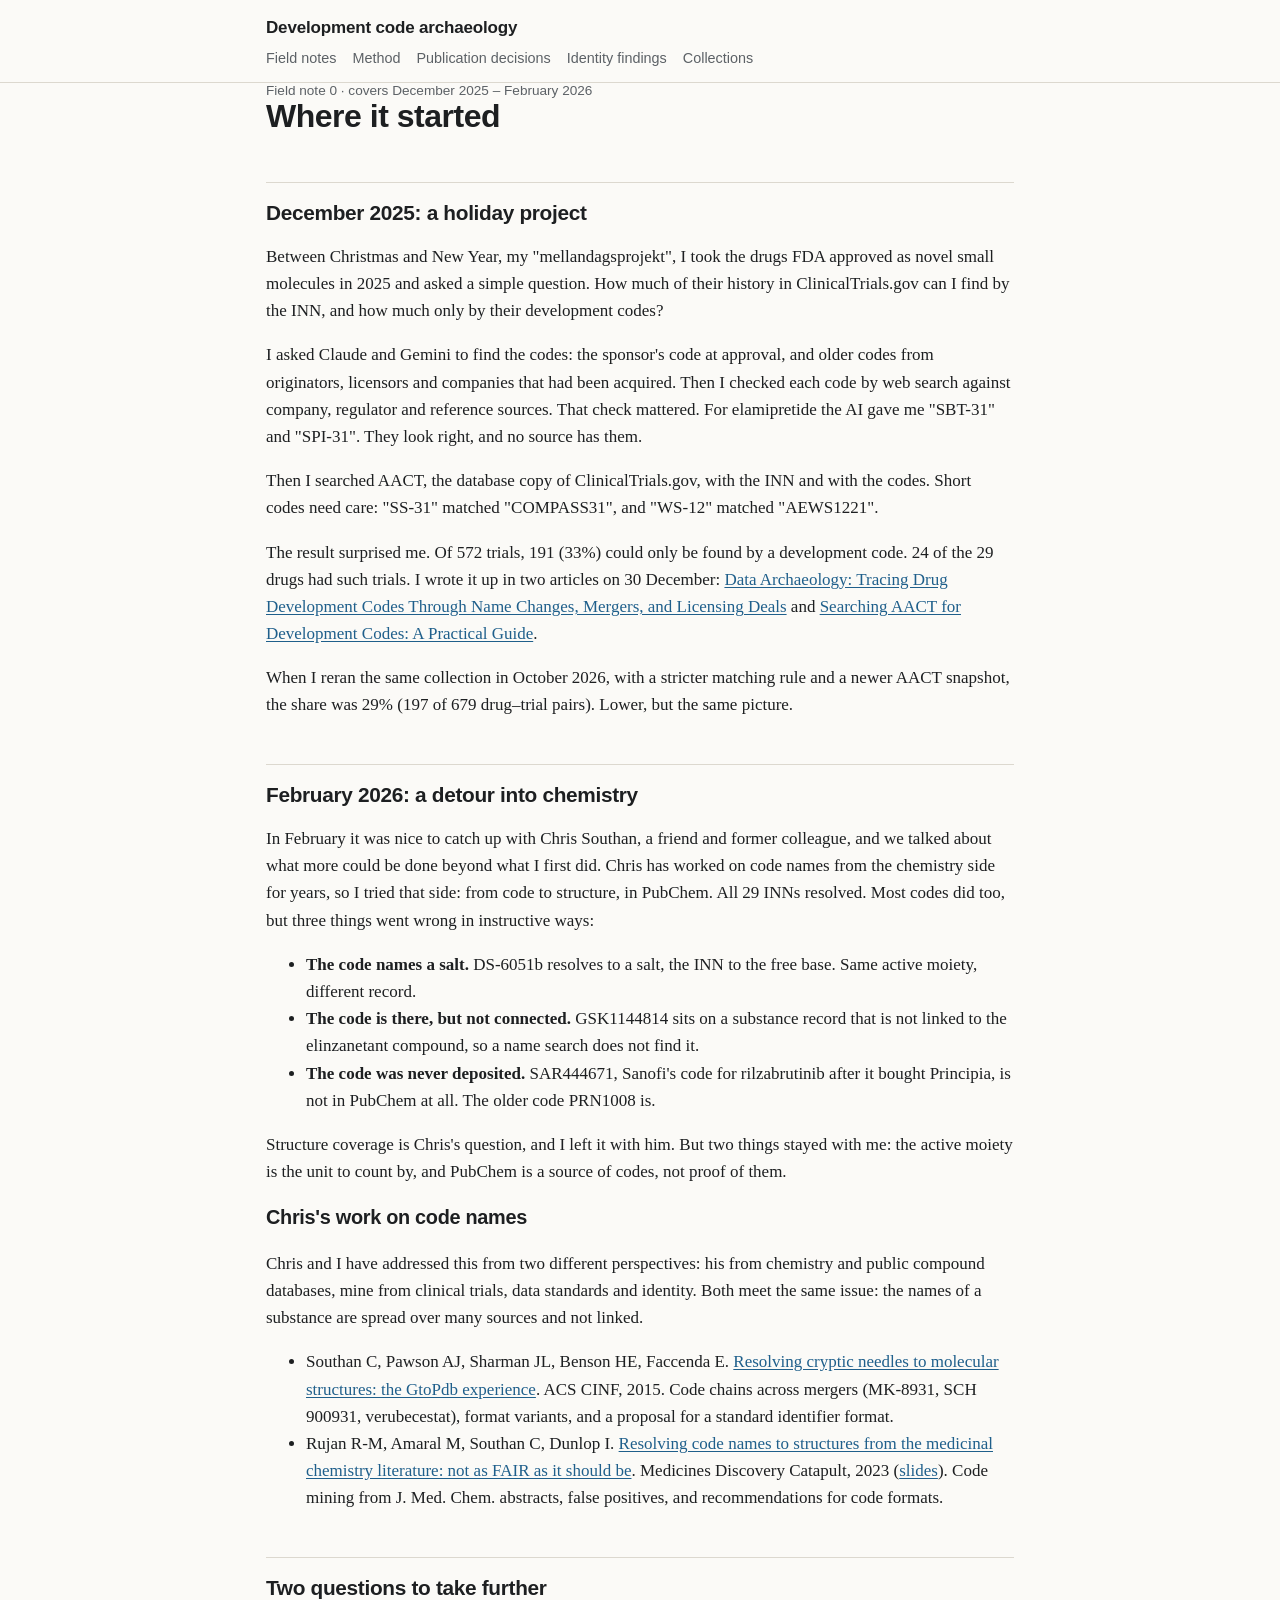
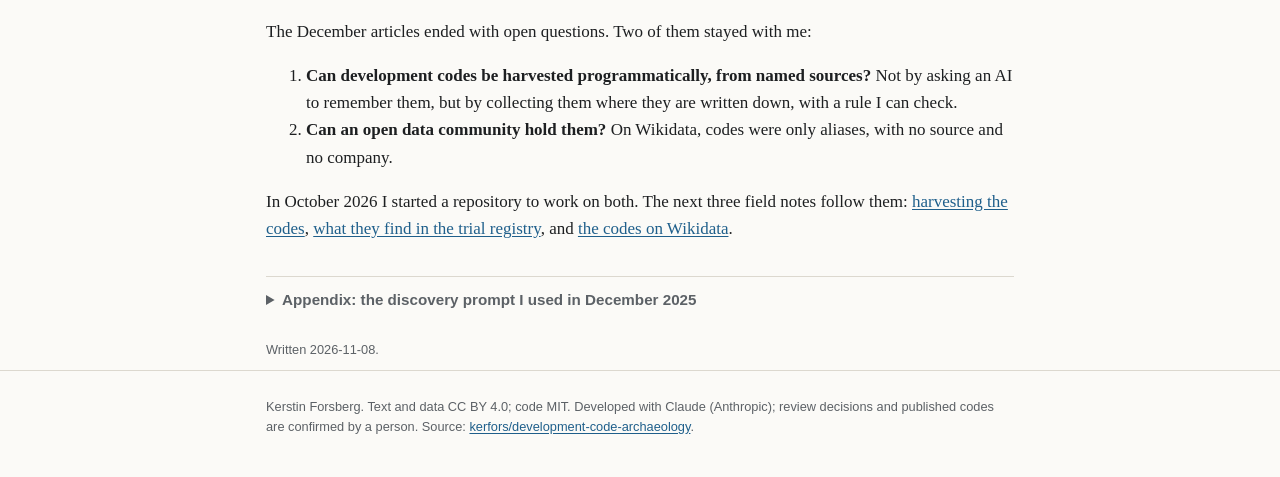
<file: docs/notes/00-where-it-started.html>
<!doctype html>
<html lang="en">
<head>
<meta charset="utf-8">
<meta name="viewport" content="width=device-width, initial-scale=1">
<title>Where it started: a holiday project and a detour into chemistry — Development code archaeology</title>
<meta name="description" content="December 2025: how many trials of last year&#x27;s new drugs can only be found by their development codes? February 2026: can the codes be found in PubChem? What I learned, and the two questions I took further.">
<link rel="stylesheet" href="../style.css">
</head>
<body>
<header class="site"><div class="wrap">
<a class="brand" href="../index.html">Development code archaeology</a>
<nav><a href="../index.html">Field notes</a> <a href="../method.html">Method</a> <a href="../decisions.html">Publication decisions</a> <a href="../identity.html">Identity findings</a> <a href="../collections.html">Collections</a></nav>
</div></header>
<main class="wrap">
<p class="post-meta">Field note 0 · covers December 2025 – February 2026</p>
<h1>Where it started</h1>
<h2>December 2025: a holiday project</h2>
<p>Between Christmas and New Year, my "mellandagsprojekt", I took the drugs FDA approved as novel small
molecules in 2025 and asked a simple question. How much of their history in ClinicalTrials.gov can I find by
the INN, and how much only by their development codes?</p>
<p>I asked Claude and Gemini to find the codes: the sponsor's code at approval, and older codes from originators,
licensors and companies that had been acquired. Then I checked each code by web search against company,
regulator and reference sources. That check mattered. For elamipretide the AI gave me "SBT-31" and "SPI-31".
They look right, and no source has them.</p>
<p>Then I searched AACT, the database copy of ClinicalTrials.gov, with the INN and with the codes. Short codes
need care: "SS-31" matched "COMPASS31", and "WS-12" matched "AEWS1221".</p>
<p>The result surprised me. Of 572 trials, 191 (33%) could only be found by a development code. 24 of the 29
drugs had such trials. I wrote it up in two articles on 30 December:
<a href="https://www.linkedin.com/pulse/data-archaeology-tracing-drug-development-codes-through-forsberg-89t1e/">Data Archaeology: Tracing Drug Development Codes Through Name Changes, Mergers, and Licensing Deals</a>
and <a href="https://www.linkedin.com/pulse/searching-aact-development-codes-practical-guide-kerstin-forsberg-2rhze/">Searching AACT for Development Codes: A Practical Guide</a>.</p>
<p>When I reran the same collection in October 2026, with a stricter matching rule and a newer AACT snapshot,
the share was 29% (197 of 679 drug–trial pairs). Lower, but the same picture.</p>
<h2>February 2026: a detour into chemistry</h2>
<p>In February it was nice to catch up with Chris Southan, a friend and former colleague, and we talked about
what more could be done beyond what I first did. Chris has worked on code names from the chemistry side for
years, so I tried that side: from code to structure, in PubChem. All 29 INNs resolved. Most codes did too, but three
things went wrong in instructive ways:</p>
<ul>
<li><strong>The code names a salt.</strong> DS-6051b resolves to a salt, the INN to the free base. Same active moiety,
  different record.</li>
<li><strong>The code is there, but not connected.</strong> GSK1144814 sits on a substance record that is not linked to the
  elinzanetant compound, so a name search does not find it.</li>
<li><strong>The code was never deposited.</strong> SAR444671, Sanofi's code for rilzabrutinib after it bought Principia,
  is not in PubChem at all. The older code PRN1008 is.</li>
</ul>
<p>Structure coverage is Chris's question, and I left it with him. But two things stayed with me: the active
moiety is the unit to count by, and PubChem is a source of codes, not proof of them.</p>
<h3>Chris's work on code names</h3>
<p>Chris and I have addressed this from two different perspectives:
his from chemistry and public compound databases, mine from clinical trials, data standards and identity.
Both meet the same issue: the names of a substance are spread over many sources and not linked.</p>
<ul>
<li>Southan C, Pawson AJ, Sharman JL, Benson HE, Faccenda E. <a href="https://www.slideshare.net/slideshow/southan-needles-acs/51539822">Resolving cryptic needles to molecular structures: the GtoPdb experience</a>.
  ACS CINF, 2015. Code chains across mergers (MK-8931, SCH 900931, verubecestat), format variants, and a
  proposal for a standard identifier format.</li>
<li>Rujan R-M, Amaral M, Southan C, Dunlop I. <a href="https://cisrg.shef.ac.uk/shef2023/?p=771">Resolving code names to structures from the medicinal chemistry literature: not as FAIR as it should be</a>.
  Medicines Discovery Catapult, 2023 (<a href="https://cisrg.shef.ac.uk/shef2023/wp-content/uploads/2023/10/Resolving_Code_Names_Rujan.pdf">slides</a>).
  Code mining from J. Med. Chem. abstracts, false positives, and recommendations for code formats.</li>
</ul>
<h2>Two questions to take further</h2>
<p>The December articles ended with open questions. Two of them stayed with me:</p>
<ol>
<li><strong>Can development codes be harvested programmatically, from named sources?</strong> Not by asking an AI to
   remember them, but by collecting them where they are written down, with a rule I can check.</li>
<li><strong>Can an open data community hold them?</strong> On Wikidata, codes were only aliases, with no source and no
   company.</li>
</ol>
<p>In October 2026 I started a repository to work on both. The next three field notes follow them:
<a href="01-harvesting-codes.html">harvesting the codes</a>, <a href="02-trials-under-codes.html">what they find in the trial registry</a>,
and <a href="03-codes-on-wikidata.html">the codes on Wikidata</a>.</p>
<details>
<summary>Appendix: the discovery prompt I used in December 2025</summary>
<pre><code class="language-markdown"># Drug Development Code Discovery

## Your Role
Data archaeologist finding historical development codes for approved drugs.

## Input
[Drug list with INN and Brand names]

## Task
For each drug, find:

1. **Current development code** - The sponsor's code at time of approval
2. **Legacy codes** - Earlier codes from:
   - Original discoverer (before licensing)
   - Previous corporate owner (before acquisition)
   - Academic/government origin (NIH, NCI codes if applicable)

## Search Strategy
- Phase 1 trial titles (often code-only, before INN assigned)
- &quot;Drug X licensed from Company Y&quot; announcements
- Patent assignee history
- Wikipedia &quot;List of pharmaceutical compound number prefixes&quot; for sponsor attribution

## Output Format
| INN | Current Code | Legacy Codes | Company Transitions | Confidence | Source Type |

## Critical Rules
- Mark uncertain codes as &quot;VERIFY: [code]&quot;
- Never invent codes - if you can't find it, say &quot;None found&quot;
- Distinguish code TYPES: development code (compound) vs protocol code (study)
- Note format variations you encountered (AZD-0914 vs AZD0914)
</code></pre>
</details>
<p class="written">Written 2026-11-08.</p>
</main>
<footer class="site"><div class="wrap">
<p>Kerstin Forsberg. Text and data CC BY 4.0; code MIT. Developed with Claude (Anthropic); review decisions and
published codes are confirmed by a person. Source: <a href="https://github.com/kerfors/development-code-archaeology">kerfors/development-code-archaeology</a>.</p>
</div></footer>
</body>
</html>
</file>
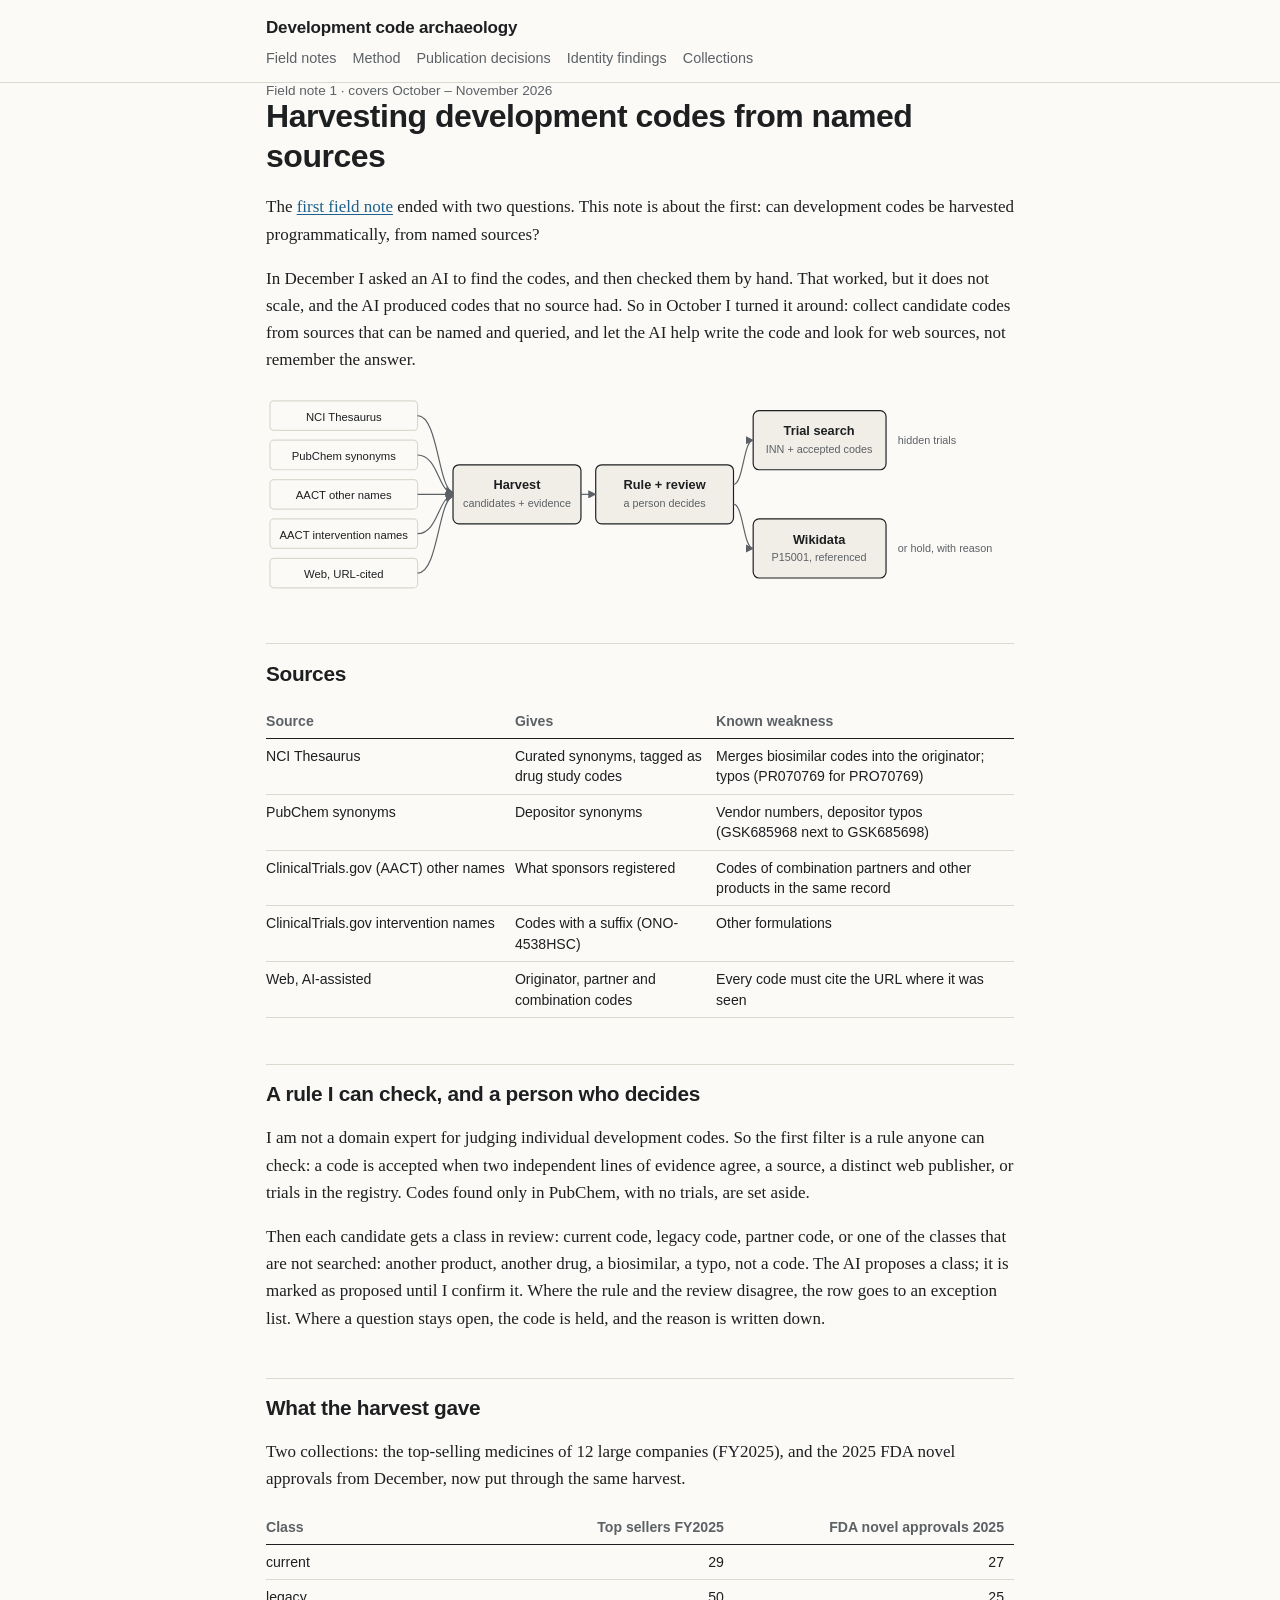
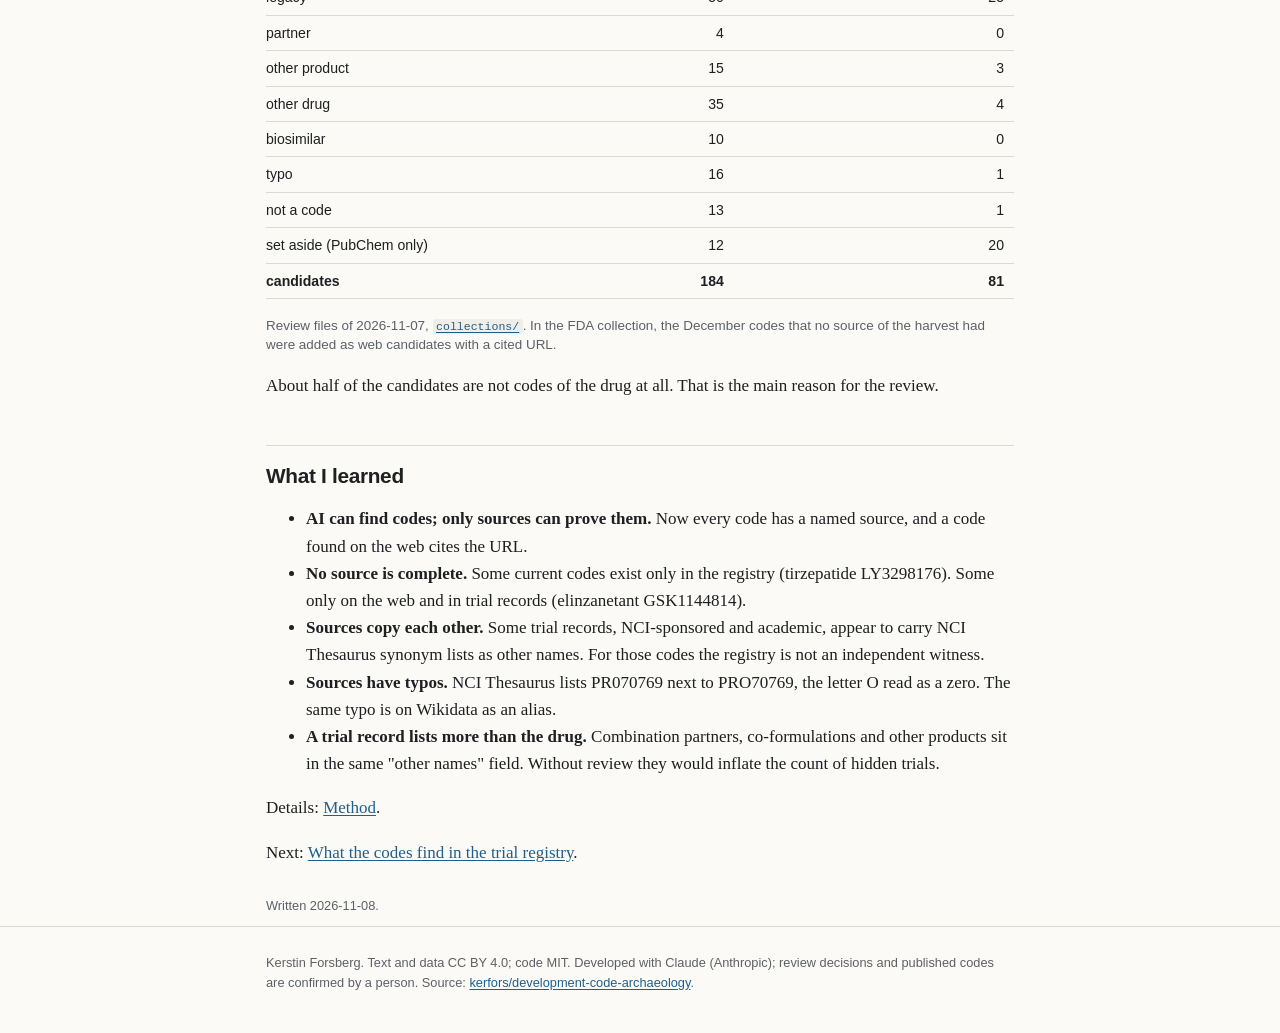
<file: docs/notes/01-harvesting-codes.html>
<!doctype html>
<html lang="en">
<head>
<meta charset="utf-8">
<meta name="viewport" content="width=device-width, initial-scale=1">
<title>Harvesting development codes from named sources — Development code archaeology</title>
<meta name="description" content="Instead of asking an AI to remember codes: collect them where they are written down, with an evidence rule I can check and a review where a person decides.">
<link rel="stylesheet" href="../style.css">
</head>
<body>
<header class="site"><div class="wrap">
<a class="brand" href="../index.html">Development code archaeology</a>
<nav><a href="../index.html">Field notes</a> <a href="../method.html">Method</a> <a href="../decisions.html">Publication decisions</a> <a href="../identity.html">Identity findings</a> <a href="../collections.html">Collections</a></nav>
</div></header>
<main class="wrap">
<p class="post-meta">Field note 1 · covers October – November 2026</p>
<h1>Harvesting development codes from named sources</h1>
<p>The <a href="00-where-it-started.html">first field note</a> ended with two questions. This note is about the first:
can development codes be harvested programmatically, from named sources?</p>
<p>In December I asked an AI to find the codes, and then checked them by hand. That worked, but it does not
scale, and the AI produced codes that no source had. So in October I turned it around: collect candidate
codes from sources that can be named and queried, and let the AI help write the code and look for web
sources, not remember the answer.</p>
<svg class="diagram" viewBox="0 0 760 210" role="img">
<title>Pipeline: named sources, harvest, evidence rule and review, trial search, Wikidata</title>
<defs><marker id="ar" viewBox="0 0 10 10" refX="9" refY="5" markerWidth="7" markerHeight="7" orient="auto-start-reverse"><path class="arrowhead" d="M0,0 L10,5 L0,10 z"/></marker></defs>
<g class="src"><rect x="4" y="10" width="150" height="30" rx="4"/><text x="79" y="30">NCI Thesaurus</text>
<rect x="4" y="50" width="150" height="30" rx="4"/><text x="79" y="70">PubChem synonyms</text>
<rect x="4" y="90" width="150" height="30" rx="4"/><text x="79" y="110">AACT other names</text>
<rect x="4" y="130" width="150" height="30" rx="4"/><text x="79" y="150">AACT intervention names</text>
<rect x="4" y="170" width="150" height="30" rx="4"/><text x="79" y="190">Web, URL-cited</text></g>
<g class="step"><rect x="190" y="75" width="130" height="60" rx="6"/><text x="255" y="100">Harvest</text><text class="sub" x="255" y="118">candidates + evidence</text>
<rect x="335" y="75" width="140" height="60" rx="6"/><text x="405" y="100">Rule + review</text><text class="sub" x="405" y="118">a person decides</text>
<rect x="495" y="20" width="135" height="60" rx="6"/><text x="562" y="45">Trial search</text><text class="sub" x="562" y="63">INN + accepted codes</text>
<rect x="495" y="130" width="135" height="60" rx="6"/><text x="562" y="155">Wikidata</text><text class="sub" x="562" y="173">P15001, referenced</text></g>
<g class="note"><text class="start" x="642" y="54">hidden trials</text><text class="start" x="642" y="164">or hold, with reason</text></g>
<g class="lines"><path d="M154,25 C175,25 175,100 190,103" marker-end="url(#ar)"/><path d="M154,65 C175,65 175,103 190,104" marker-end="url(#ar)"/>
<path d="M154,105 L190,105" marker-end="url(#ar)"/><path d="M154,145 C175,145 175,107 190,106" marker-end="url(#ar)"/>
<path d="M154,185 C175,185 175,110 190,107" marker-end="url(#ar)"/><path d="M320,105 L335,105" marker-end="url(#ar)"/>
<path d="M475,95 C485,95 485,50 495,50" marker-end="url(#ar)"/><path d="M475,115 C485,115 485,160 495,160" marker-end="url(#ar)"/></g></svg>
<h2>Sources</h2>
<div class="tablewrap"><table>
<thead>
<tr>
<th>Source</th>
<th>Gives</th>
<th>Known weakness</th>
</tr>
</thead>
<tbody>
<tr>
<td>NCI Thesaurus</td>
<td>Curated synonyms, tagged as drug study codes</td>
<td>Merges biosimilar codes into the originator; typos (PR070769 for PRO70769)</td>
</tr>
<tr>
<td>PubChem synonyms</td>
<td>Depositor synonyms</td>
<td>Vendor numbers, depositor typos (GSK685968 next to GSK685698)</td>
</tr>
<tr>
<td>ClinicalTrials.gov (AACT) other names</td>
<td>What sponsors registered</td>
<td>Codes of combination partners and other products in the same record</td>
</tr>
<tr>
<td>ClinicalTrials.gov intervention names</td>
<td>Codes with a suffix (ONO-4538HSC)</td>
<td>Other formulations</td>
</tr>
<tr>
<td>Web, AI-assisted</td>
<td>Originator, partner and combination codes</td>
<td>Every code must cite the URL where it was seen</td>
</tr>
</tbody>
</table></div>
<h2>A rule I can check, and a person who decides</h2>
<p>I am not a domain expert for judging individual development codes. So the first filter is a rule anyone can
check: a code is accepted when two independent lines of evidence agree, a source, a distinct web publisher, or
trials in the registry. Codes found only in PubChem, with no trials, are set aside.</p>
<p>Then each candidate gets a class in review: current code, legacy code, partner code, or one of the classes
that are not searched: another product, another drug, a biosimilar, a typo, not a code. The AI proposes a
class; it is marked as proposed until I confirm it. Where the rule and the review disagree, the row goes to an
exception list. Where a question stays open, the code is held, and the reason is written down.</p>
<h2>What the harvest gave</h2>
<p>Two collections: the top-selling medicines of 12 large companies (FY2025), and the 2025 FDA novel approvals
from December, now put through the same harvest.</p>
<div class="tablewrap"><table>
<thead>
<tr>
<th>Class</th>
<th style="text-align: right;">Top sellers FY2025</th>
<th style="text-align: right;">FDA novel approvals 2025</th>
</tr>
</thead>
<tbody>
<tr>
<td>current</td>
<td style="text-align: right;">29</td>
<td style="text-align: right;">27</td>
</tr>
<tr>
<td>legacy</td>
<td style="text-align: right;">50</td>
<td style="text-align: right;">25</td>
</tr>
<tr>
<td>partner</td>
<td style="text-align: right;">4</td>
<td style="text-align: right;">0</td>
</tr>
<tr>
<td>other product</td>
<td style="text-align: right;">15</td>
<td style="text-align: right;">3</td>
</tr>
<tr>
<td>other drug</td>
<td style="text-align: right;">35</td>
<td style="text-align: right;">4</td>
</tr>
<tr>
<td>biosimilar</td>
<td style="text-align: right;">10</td>
<td style="text-align: right;">0</td>
</tr>
<tr>
<td>typo</td>
<td style="text-align: right;">16</td>
<td style="text-align: right;">1</td>
</tr>
<tr>
<td>not a code</td>
<td style="text-align: right;">13</td>
<td style="text-align: right;">1</td>
</tr>
<tr>
<td>set aside (PubChem only)</td>
<td style="text-align: right;">12</td>
<td style="text-align: right;">20</td>
</tr>
<tr>
<td><strong>candidates</strong></td>
<td style="text-align: right;"><strong>184</strong></td>
<td style="text-align: right;"><strong>81</strong></td>
</tr>
</tbody>
</table></div>
<p class="caption">Review files of 2026-11-07, <a href="https://github.com/kerfors/development-code-archaeology/blob/main/collections/README.md"><code>collections/</code></a>.
In the FDA collection, the December codes that no source of the harvest had were added as web candidates with a cited URL.</p>

<p>About half of the candidates are not codes of the drug at all. That is the main reason for the review.</p>
<h2>What I learned</h2>
<ul>
<li><strong>AI can find codes; only sources can prove them.</strong> Now every code has a named source, and a code found on
  the web cites the URL.</li>
<li><strong>No source is complete.</strong> Some current codes exist only in the registry (tirzepatide LY3298176). Some only
  on the web and in trial records (elinzanetant GSK1144814).</li>
<li><strong>Sources copy each other.</strong> Some trial records, NCI-sponsored and academic, appear to carry NCI Thesaurus
  synonym lists as other names. For those codes the registry is not an independent witness.</li>
<li><strong>Sources have typos.</strong> NCI Thesaurus lists PR070769 next to PRO70769, the letter O read as a zero. The same
  typo is on Wikidata as an alias.</li>
<li><strong>A trial record lists more than the drug.</strong> Combination partners, co-formulations and other products sit
  in the same "other names" field. Without review they would inflate the count of hidden trials.</li>
</ul>
<p>Details: <a href="../method.html">Method</a>.</p>
<p>Next: <a href="02-trials-under-codes.html">What the codes find in the trial registry</a>.</p>
<p class="written">Written 2026-11-08.</p>
</main>
<footer class="site"><div class="wrap">
<p>Kerstin Forsberg. Text and data CC BY 4.0; code MIT. Developed with Claude (Anthropic); review decisions and
published codes are confirmed by a person. Source: <a href="https://github.com/kerfors/development-code-archaeology">kerfors/development-code-archaeology</a>.</p>
</div></footer>
</body>
</html>
</file>
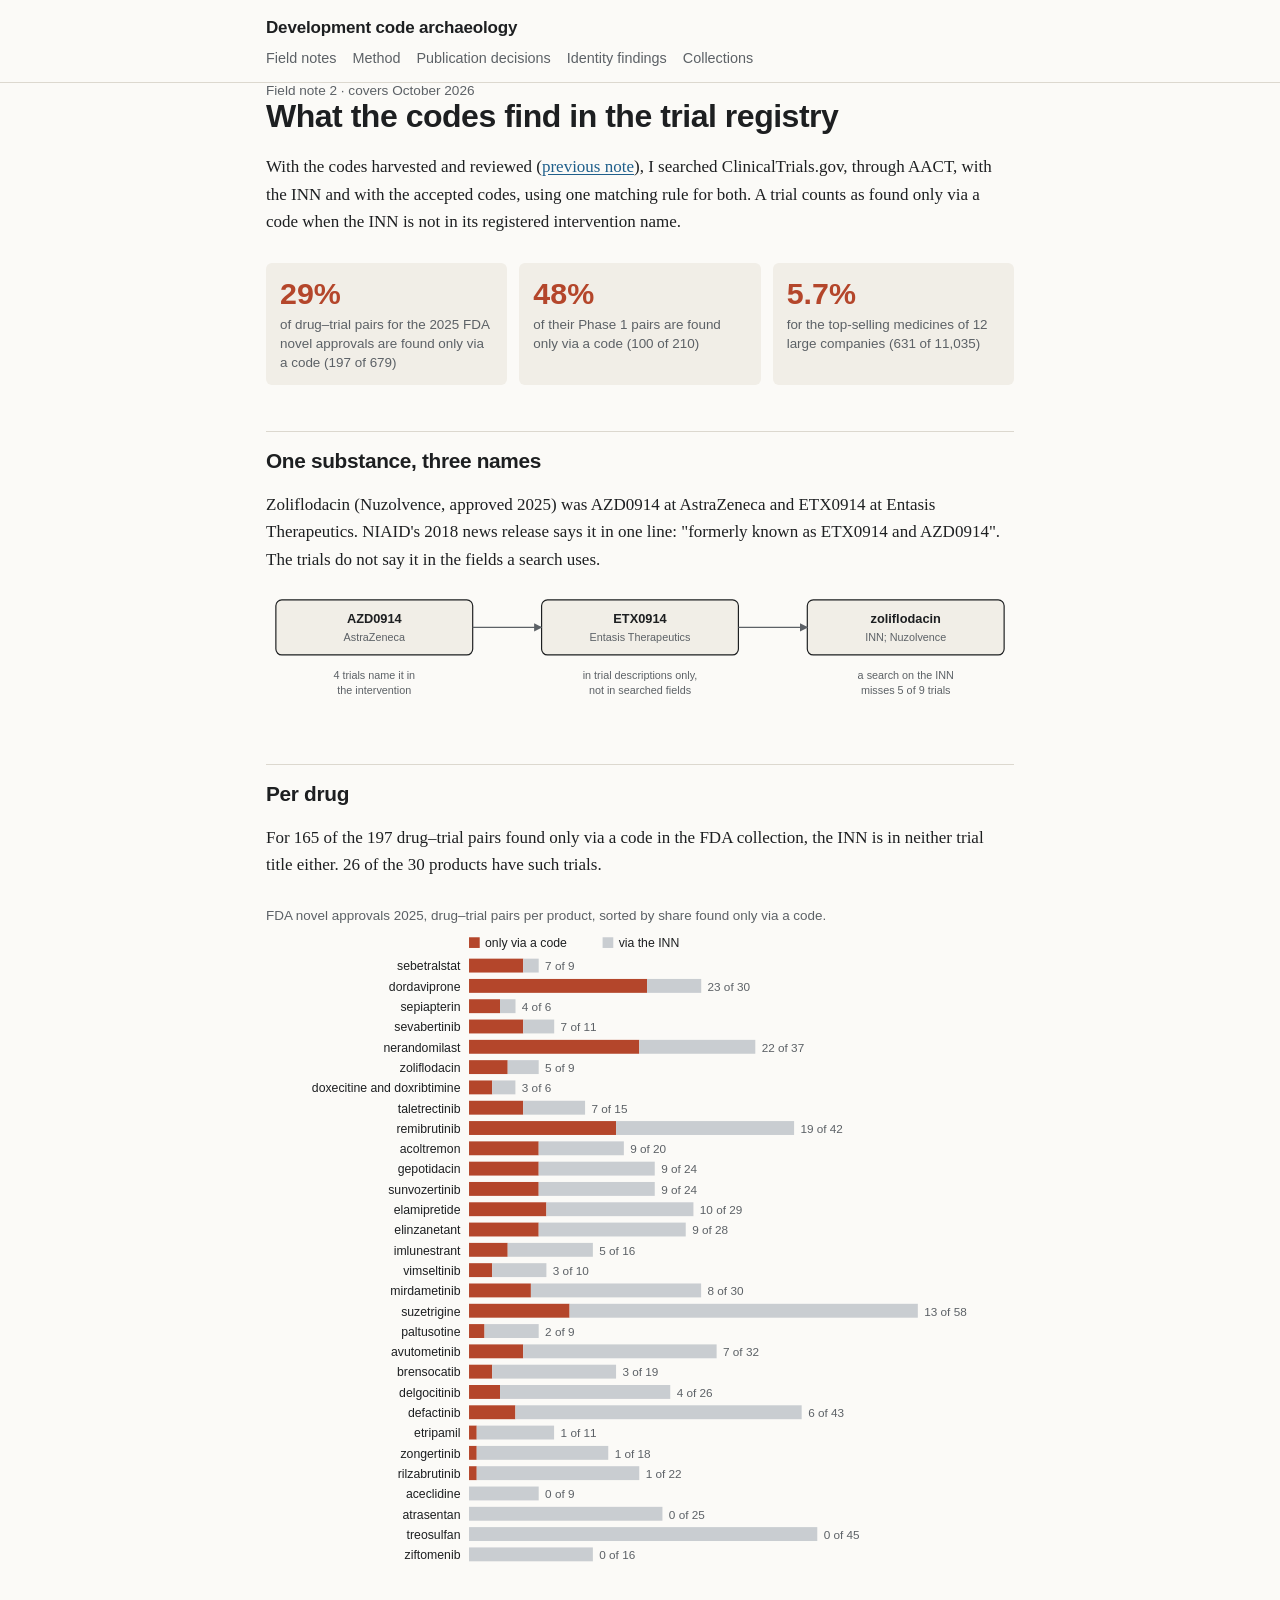
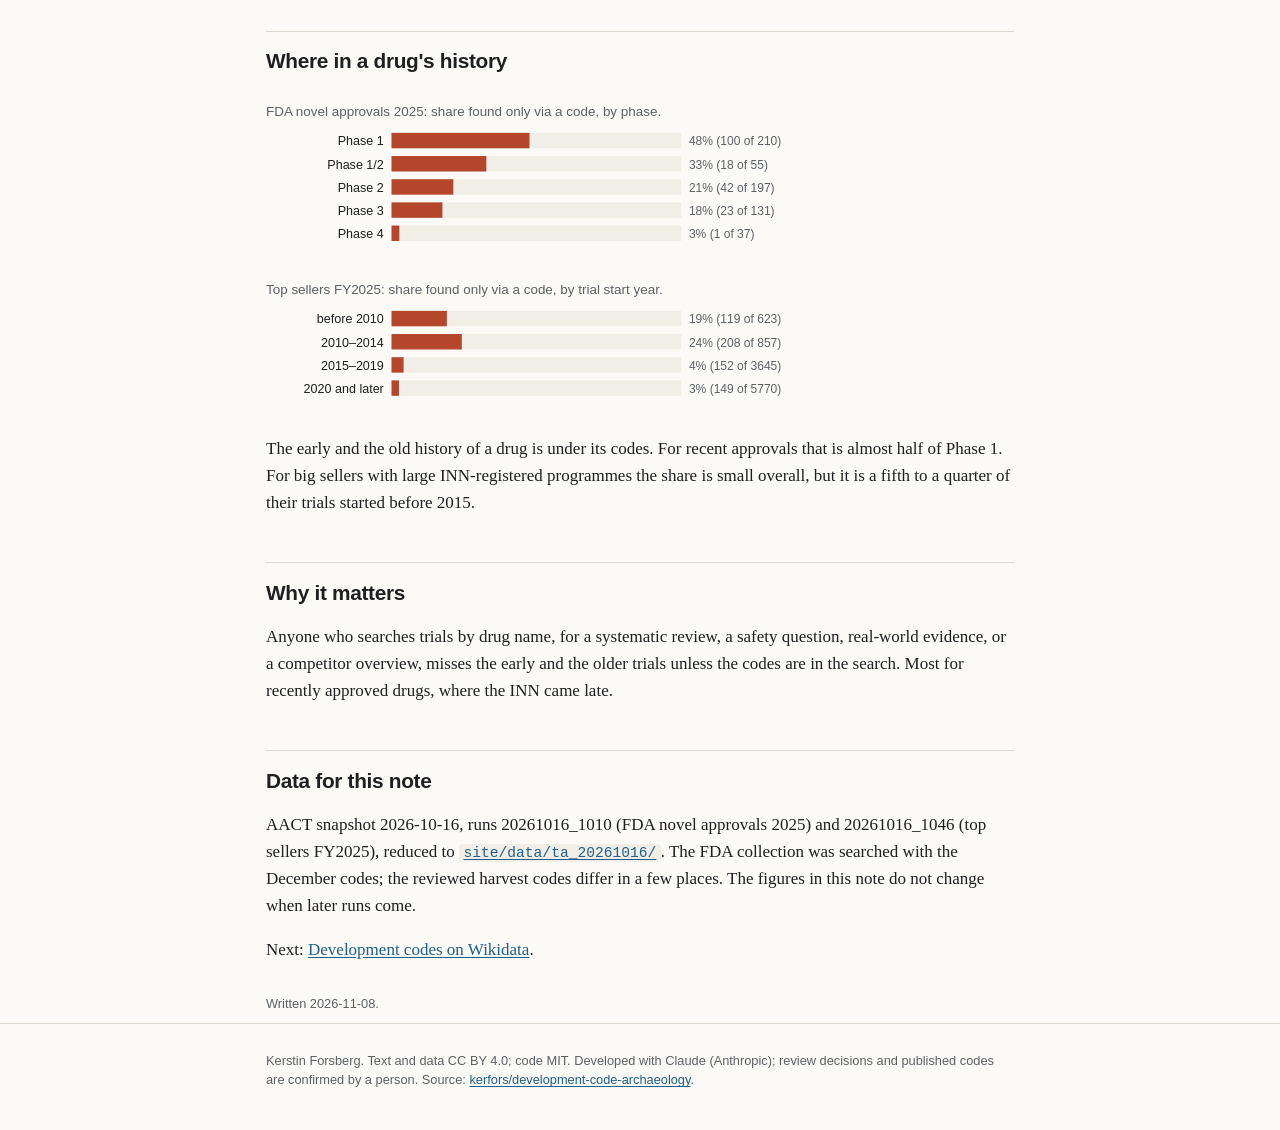
<file: docs/notes/02-trials-under-codes.html>
<!doctype html>
<html lang="en">
<head>
<meta charset="utf-8">
<meta name="viewport" content="width=device-width, initial-scale=1">
<title>What the codes find in the trial registry — Development code archaeology</title>
<meta name="description" content="How many trials of the 2025 FDA novel approvals and of big sellers can only be found by a development code, and where in a drug&#x27;s history they are.">
<link rel="stylesheet" href="../style.css">
</head>
<body>
<header class="site"><div class="wrap">
<a class="brand" href="../index.html">Development code archaeology</a>
<nav><a href="../index.html">Field notes</a> <a href="../method.html">Method</a> <a href="../decisions.html">Publication decisions</a> <a href="../identity.html">Identity findings</a> <a href="../collections.html">Collections</a></nav>
</div></header>
<main class="wrap">
<p class="post-meta">Field note 2 · covers October 2026</p>
<h1>What the codes find in the trial registry</h1>
<p>With the codes harvested and reviewed (<a href="01-harvesting-codes.html">previous note</a>), I searched
ClinicalTrials.gov, through AACT, with the INN and with the accepted codes, using one matching rule for both.
A trial counts as found only via a code when the INN is not in its registered intervention name.</p>
<div class="stats"><div class="stat"><span class="num">29%</span><span class="txt">of drug–trial pairs for the 2025 FDA novel approvals are found only via a code (197 of 679)</span></div><div class="stat"><span class="num">48%</span><span class="txt">of their Phase 1 pairs are found only via a code (100 of 210)</span></div><div class="stat"><span class="num">5.7%</span><span class="txt">for the top-selling medicines of 12 large companies (631 of 11,035)</span></div></div>
<h2>One substance, three names</h2>
<p>Zoliflodacin (Nuzolvence, approved 2025) was AZD0914 at AstraZeneca and ETX0914 at Entasis Therapeutics.
NIAID's 2018 news release says it in one line: "formerly known as ETX0914 and AZD0914". The trials do not say
it in the fields a search uses.</p>
<svg class="diagram" viewBox="0 0 760 130" role="img">
<title>One substance, three names: AZD0914, ETX0914, zoliflodacin</title>
<defs><marker id="ar2" viewBox="0 0 10 10" refX="9" refY="5" markerWidth="7" markerHeight="7" orient="auto-start-reverse"><path class="arrowhead" d="M0,0 L10,5 L0,10 z"/></marker></defs>
<g class="step"><rect x="10" y="10" width="200" height="56" rx="6"/><text x="110" y="34">AZD0914</text><text class="sub" x="110" y="52">AstraZeneca</text>
<rect x="280" y="10" width="200" height="56" rx="6"/><text x="380" y="34">ETX0914</text><text class="sub" x="380" y="52">Entasis Therapeutics</text>
<rect x="550" y="10" width="200" height="56" rx="6"/><text x="650" y="34">zoliflodacin</text><text class="sub" x="650" y="52">INN; Nuzolvence</text></g>
<g class="lines"><path d="M210,38 L280,38" marker-end="url(#ar2)"/><path d="M480,38 L550,38" marker-end="url(#ar2)"/></g>
<g class="note"><text x="110" y="90">4 trials name it in</text><text x="110" y="106">the intervention</text>
<text x="380" y="90">in trial descriptions only,</text><text x="380" y="106">not in searched fields</text>
<text x="650" y="90">a search on the INN</text><text x="650" y="106">misses 5 of 9 trials</text></g></svg>
<h2>Per drug</h2>
<p>For 165 of the 197 drug–trial pairs found only via a code in the FDA collection, the INN is in neither trial
title either. 26 of the 30 products have such trials.</p>
<figure>
<figcaption>FDA novel approvals 2025, drug–trial pairs per product, sorted by share found only via a code.</figcaption>
<svg class="chart" viewBox="0 0 700 610" role="img">
<title>FDA novel approvals 2025: drug–trial pairs per drug, via the INN and only via a code</title>
<rect class="bar-hid" x="190" y="4" width="10" height="10"/><text class="lbl" x="205" y="13">only via a code</text>
<rect class="bar-inn" x="315" y="4" width="10" height="10"/><text class="lbl" x="330" y="13">via the INN</text>
<text class="lbl" x="182" y="35" text-anchor="end">sebetralstat</text>
<rect class="bar-hid" x="190" y="24" width="50.7" height="13"/>
<rect class="bar-inn" x="240.7" y="24" width="14.5" height="13"/>
<text class="val" x="261.2" y="35">7 of 9</text>
<text class="lbl" x="182" y="54" text-anchor="end">dordaviprone</text>
<rect class="bar-hid" x="190" y="43" width="166.6" height="13"/>
<rect class="bar-inn" x="356.6" y="43" width="50.7" height="13"/>
<text class="val" x="413.2" y="54">23 of 30</text>
<text class="lbl" x="182" y="73" text-anchor="end">sepiapterin</text>
<rect class="bar-hid" x="190" y="62" width="29.0" height="13"/>
<rect class="bar-inn" x="219.0" y="62" width="14.5" height="13"/>
<text class="val" x="239.4" y="73">4 of 6</text>
<text class="lbl" x="182" y="92" text-anchor="end">sevabertinib</text>
<rect class="bar-hid" x="190" y="81" width="50.7" height="13"/>
<rect class="bar-inn" x="240.7" y="81" width="29.0" height="13"/>
<text class="val" x="275.7" y="92">7 of 11</text>
<text class="lbl" x="182" y="111" text-anchor="end">nerandomilast</text>
<rect class="bar-hid" x="190" y="100" width="159.3" height="13"/>
<rect class="bar-inn" x="349.3" y="100" width="108.6" height="13"/>
<text class="val" x="463.9" y="111">22 of 37</text>
<text class="lbl" x="182" y="130" text-anchor="end">zoliflodacin</text>
<rect class="bar-hid" x="190" y="119" width="36.2" height="13"/>
<rect class="bar-inn" x="226.2" y="119" width="29.0" height="13"/>
<text class="val" x="261.2" y="130">5 of 9</text>
<text class="lbl" x="182" y="149" text-anchor="end">doxecitine and doxribtimine</text>
<rect class="bar-hid" x="190" y="138" width="21.7" height="13"/>
<rect class="bar-inn" x="211.7" y="138" width="21.7" height="13"/>
<text class="val" x="239.4" y="149">3 of 6</text>
<text class="lbl" x="182" y="168" text-anchor="end">taletrectinib</text>
<rect class="bar-hid" x="190" y="157" width="50.7" height="13"/>
<rect class="bar-inn" x="240.7" y="157" width="57.9" height="13"/>
<text class="val" x="304.6" y="168">7 of 15</text>
<text class="lbl" x="182" y="187" text-anchor="end">remibrutinib</text>
<rect class="bar-hid" x="190" y="176" width="137.6" height="13"/>
<rect class="bar-inn" x="327.6" y="176" width="166.6" height="13"/>
<text class="val" x="500.1" y="187">19 of 42</text>
<text class="lbl" x="182" y="206" text-anchor="end">acoltremon</text>
<rect class="bar-hid" x="190" y="195" width="65.2" height="13"/>
<rect class="bar-inn" x="255.2" y="195" width="79.7" height="13"/>
<text class="val" x="340.8" y="206">9 of 20</text>
<text class="lbl" x="182" y="225" text-anchor="end">gepotidacin</text>
<rect class="bar-hid" x="190" y="214" width="65.2" height="13"/>
<rect class="bar-inn" x="255.2" y="214" width="108.6" height="13"/>
<text class="val" x="369.8" y="225">9 of 24</text>
<text class="lbl" x="182" y="244" text-anchor="end">sunvozertinib</text>
<rect class="bar-hid" x="190" y="233" width="65.2" height="13"/>
<rect class="bar-inn" x="255.2" y="233" width="108.6" height="13"/>
<text class="val" x="369.8" y="244">9 of 24</text>
<text class="lbl" x="182" y="263" text-anchor="end">elamipretide</text>
<rect class="bar-hid" x="190" y="252" width="72.4" height="13"/>
<rect class="bar-inn" x="262.4" y="252" width="137.6" height="13"/>
<text class="val" x="406.0" y="263">10 of 29</text>
<text class="lbl" x="182" y="282" text-anchor="end">elinzanetant</text>
<rect class="bar-hid" x="190" y="271" width="65.2" height="13"/>
<rect class="bar-inn" x="255.2" y="271" width="137.6" height="13"/>
<text class="val" x="398.8" y="282">9 of 28</text>
<text class="lbl" x="182" y="301" text-anchor="end">imlunestrant</text>
<rect class="bar-hid" x="190" y="290" width="36.2" height="13"/>
<rect class="bar-inn" x="226.2" y="290" width="79.7" height="13"/>
<text class="val" x="311.9" y="301">5 of 16</text>
<text class="lbl" x="182" y="320" text-anchor="end">vimseltinib</text>
<rect class="bar-hid" x="190" y="309" width="21.7" height="13"/>
<rect class="bar-inn" x="211.7" y="309" width="50.7" height="13"/>
<text class="val" x="268.4" y="320">3 of 10</text>
<text class="lbl" x="182" y="339" text-anchor="end">mirdametinib</text>
<rect class="bar-hid" x="190" y="328" width="57.9" height="13"/>
<rect class="bar-inn" x="247.9" y="328" width="159.3" height="13"/>
<text class="val" x="413.2" y="339">8 of 30</text>
<text class="lbl" x="182" y="358" text-anchor="end">suzetrigine</text>
<rect class="bar-hid" x="190" y="347" width="94.1" height="13"/>
<rect class="bar-inn" x="284.1" y="347" width="325.9" height="13"/>
<text class="val" x="616.0" y="358">13 of 58</text>
<text class="lbl" x="182" y="377" text-anchor="end">paltusotine</text>
<rect class="bar-hid" x="190" y="366" width="14.5" height="13"/>
<rect class="bar-inn" x="204.5" y="366" width="50.7" height="13"/>
<text class="val" x="261.2" y="377">2 of 9</text>
<text class="lbl" x="182" y="396" text-anchor="end">avutometinib</text>
<rect class="bar-hid" x="190" y="385" width="50.7" height="13"/>
<rect class="bar-inn" x="240.7" y="385" width="181.0" height="13"/>
<text class="val" x="427.7" y="396">7 of 32</text>
<text class="lbl" x="182" y="415" text-anchor="end">brensocatib</text>
<rect class="bar-hid" x="190" y="404" width="21.7" height="13"/>
<rect class="bar-inn" x="211.7" y="404" width="115.9" height="13"/>
<text class="val" x="333.6" y="415">3 of 19</text>
<text class="lbl" x="182" y="434" text-anchor="end">delgocitinib</text>
<rect class="bar-hid" x="190" y="423" width="29.0" height="13"/>
<rect class="bar-inn" x="219.0" y="423" width="159.3" height="13"/>
<text class="val" x="384.3" y="434">4 of 26</text>
<text class="lbl" x="182" y="453" text-anchor="end">defactinib</text>
<rect class="bar-hid" x="190" y="442" width="43.4" height="13"/>
<rect class="bar-inn" x="233.4" y="442" width="267.9" height="13"/>
<text class="val" x="507.4" y="453">6 of 43</text>
<text class="lbl" x="182" y="472" text-anchor="end">etripamil</text>
<rect class="bar-hid" x="190" y="461" width="7.2" height="13"/>
<rect class="bar-inn" x="197.2" y="461" width="72.4" height="13"/>
<text class="val" x="275.7" y="472">1 of 11</text>
<text class="lbl" x="182" y="491" text-anchor="end">zongertinib</text>
<rect class="bar-hid" x="190" y="480" width="7.2" height="13"/>
<rect class="bar-inn" x="197.2" y="480" width="123.1" height="13"/>
<text class="val" x="326.3" y="491">1 of 18</text>
<text class="lbl" x="182" y="510" text-anchor="end">rilzabrutinib</text>
<rect class="bar-hid" x="190" y="499" width="7.2" height="13"/>
<rect class="bar-inn" x="197.2" y="499" width="152.1" height="13"/>
<text class="val" x="355.3" y="510">1 of 22</text>
<text class="lbl" x="182" y="529" text-anchor="end">aceclidine</text>
<rect class="bar-hid" x="190" y="518" width="0.0" height="13"/>
<rect class="bar-inn" x="190.0" y="518" width="65.2" height="13"/>
<text class="val" x="261.2" y="529">0 of 9</text>
<text class="lbl" x="182" y="548" text-anchor="end">atrasentan</text>
<rect class="bar-hid" x="190" y="537" width="0.0" height="13"/>
<rect class="bar-inn" x="190.0" y="537" width="181.0" height="13"/>
<text class="val" x="377.0" y="548">0 of 25</text>
<text class="lbl" x="182" y="567" text-anchor="end">treosulfan</text>
<rect class="bar-hid" x="190" y="556" width="0.0" height="13"/>
<rect class="bar-inn" x="190.0" y="556" width="325.9" height="13"/>
<text class="val" x="521.9" y="567">0 of 45</text>
<text class="lbl" x="182" y="586" text-anchor="end">ziftomenib</text>
<rect class="bar-hid" x="190" y="575" width="0.0" height="13"/>
<rect class="bar-inn" x="190.0" y="575" width="115.9" height="13"/>
<text class="val" x="311.9" y="586">0 of 16</text>
</svg>
</figure>
<h2>Where in a drug's history</h2>
<figure>
<figcaption>FDA novel approvals 2025: share found only via a code, by phase.</figcaption>
<svg class="chart small" viewBox="0 0 580 128" role="img">
<title>FDA novel approvals 2025: share of drug–trial pairs found only via a code</title>
<text class="lbl" x="122" y="17" text-anchor="end">Phase 1</text>
<rect class="bar-track" x="130" y="4" width="300" height="16"/>
<rect class="bar-hid" x="130" y="4" width="142.9" height="16"/>
<text class="val" x="438" y="17">48% (100 of 210)</text>
<text class="lbl" x="122" y="41" text-anchor="end">Phase 1/2</text>
<rect class="bar-track" x="130" y="28" width="300" height="16"/>
<rect class="bar-hid" x="130" y="28" width="98.2" height="16"/>
<text class="val" x="438" y="41">33% (18 of 55)</text>
<text class="lbl" x="122" y="65" text-anchor="end">Phase 2</text>
<rect class="bar-track" x="130" y="52" width="300" height="16"/>
<rect class="bar-hid" x="130" y="52" width="64.0" height="16"/>
<text class="val" x="438" y="65">21% (42 of 197)</text>
<text class="lbl" x="122" y="89" text-anchor="end">Phase 3</text>
<rect class="bar-track" x="130" y="76" width="300" height="16"/>
<rect class="bar-hid" x="130" y="76" width="52.7" height="16"/>
<text class="val" x="438" y="89">18% (23 of 131)</text>
<text class="lbl" x="122" y="113" text-anchor="end">Phase 4</text>
<rect class="bar-track" x="130" y="100" width="300" height="16"/>
<rect class="bar-hid" x="130" y="100" width="8.1" height="16"/>
<text class="val" x="438" y="113">3% (1 of 37)</text>
</svg>
</figure>
<figure>
<figcaption>Top sellers FY2025: share found only via a code, by trial start year.</figcaption>
<svg class="chart small" viewBox="0 0 580 104" role="img">
<title>Top sellers FY2025: share of drug–trial pairs found only via a code</title>
<text class="lbl" x="122" y="17" text-anchor="end">before 2010</text>
<rect class="bar-track" x="130" y="4" width="300" height="16"/>
<rect class="bar-hid" x="130" y="4" width="57.3" height="16"/>
<text class="val" x="438" y="17">19% (119 of 623)</text>
<text class="lbl" x="122" y="41" text-anchor="end">2010–2014</text>
<rect class="bar-track" x="130" y="28" width="300" height="16"/>
<rect class="bar-hid" x="130" y="28" width="72.8" height="16"/>
<text class="val" x="438" y="41">24% (208 of 857)</text>
<text class="lbl" x="122" y="65" text-anchor="end">2015–2019</text>
<rect class="bar-track" x="130" y="52" width="300" height="16"/>
<rect class="bar-hid" x="130" y="52" width="12.5" height="16"/>
<text class="val" x="438" y="65">4% (152 of 3645)</text>
<text class="lbl" x="122" y="89" text-anchor="end">2020 and later</text>
<rect class="bar-track" x="130" y="76" width="300" height="16"/>
<rect class="bar-hid" x="130" y="76" width="7.7" height="16"/>
<text class="val" x="438" y="89">3% (149 of 5770)</text>
</svg>
</figure>
<p>The early and the old history of a drug is under its codes. For recent approvals that is almost half of
Phase 1. For big sellers with large INN-registered programmes the share is small overall, but it is a fifth to
a quarter of their trials started before 2015.</p>
<h2>Why it matters</h2>
<p>Anyone who searches trials by drug name, for a systematic review, a safety question, real-world evidence, or
a competitor overview, misses the early and the older trials unless the codes are in the search. Most for
recently approved drugs, where the INN came late.</p>
<h2>Data for this note</h2>
<p>AACT snapshot 2026-10-16, runs 20261016_1010 (FDA novel approvals 2025) and 20261016_1046 (top sellers
FY2025), reduced to <a href="https://github.com/kerfors/development-code-archaeology/blob/main/site/data/ta_20261016"><code>site/data/ta_20261016/</code></a>. The FDA collection was searched with
the December codes; the reviewed harvest codes differ in a few places. The figures in this note do not change
when later runs come.</p>
<p>Next: <a href="03-codes-on-wikidata.html">Development codes on Wikidata</a>.</p>
<p class="written">Written 2026-11-08.</p>
</main>
<footer class="site"><div class="wrap">
<p>Kerstin Forsberg. Text and data CC BY 4.0; code MIT. Developed with Claude (Anthropic); review decisions and
published codes are confirmed by a person. Source: <a href="https://github.com/kerfors/development-code-archaeology">kerfors/development-code-archaeology</a>.</p>
</div></footer>
</body>
</html>
</file>
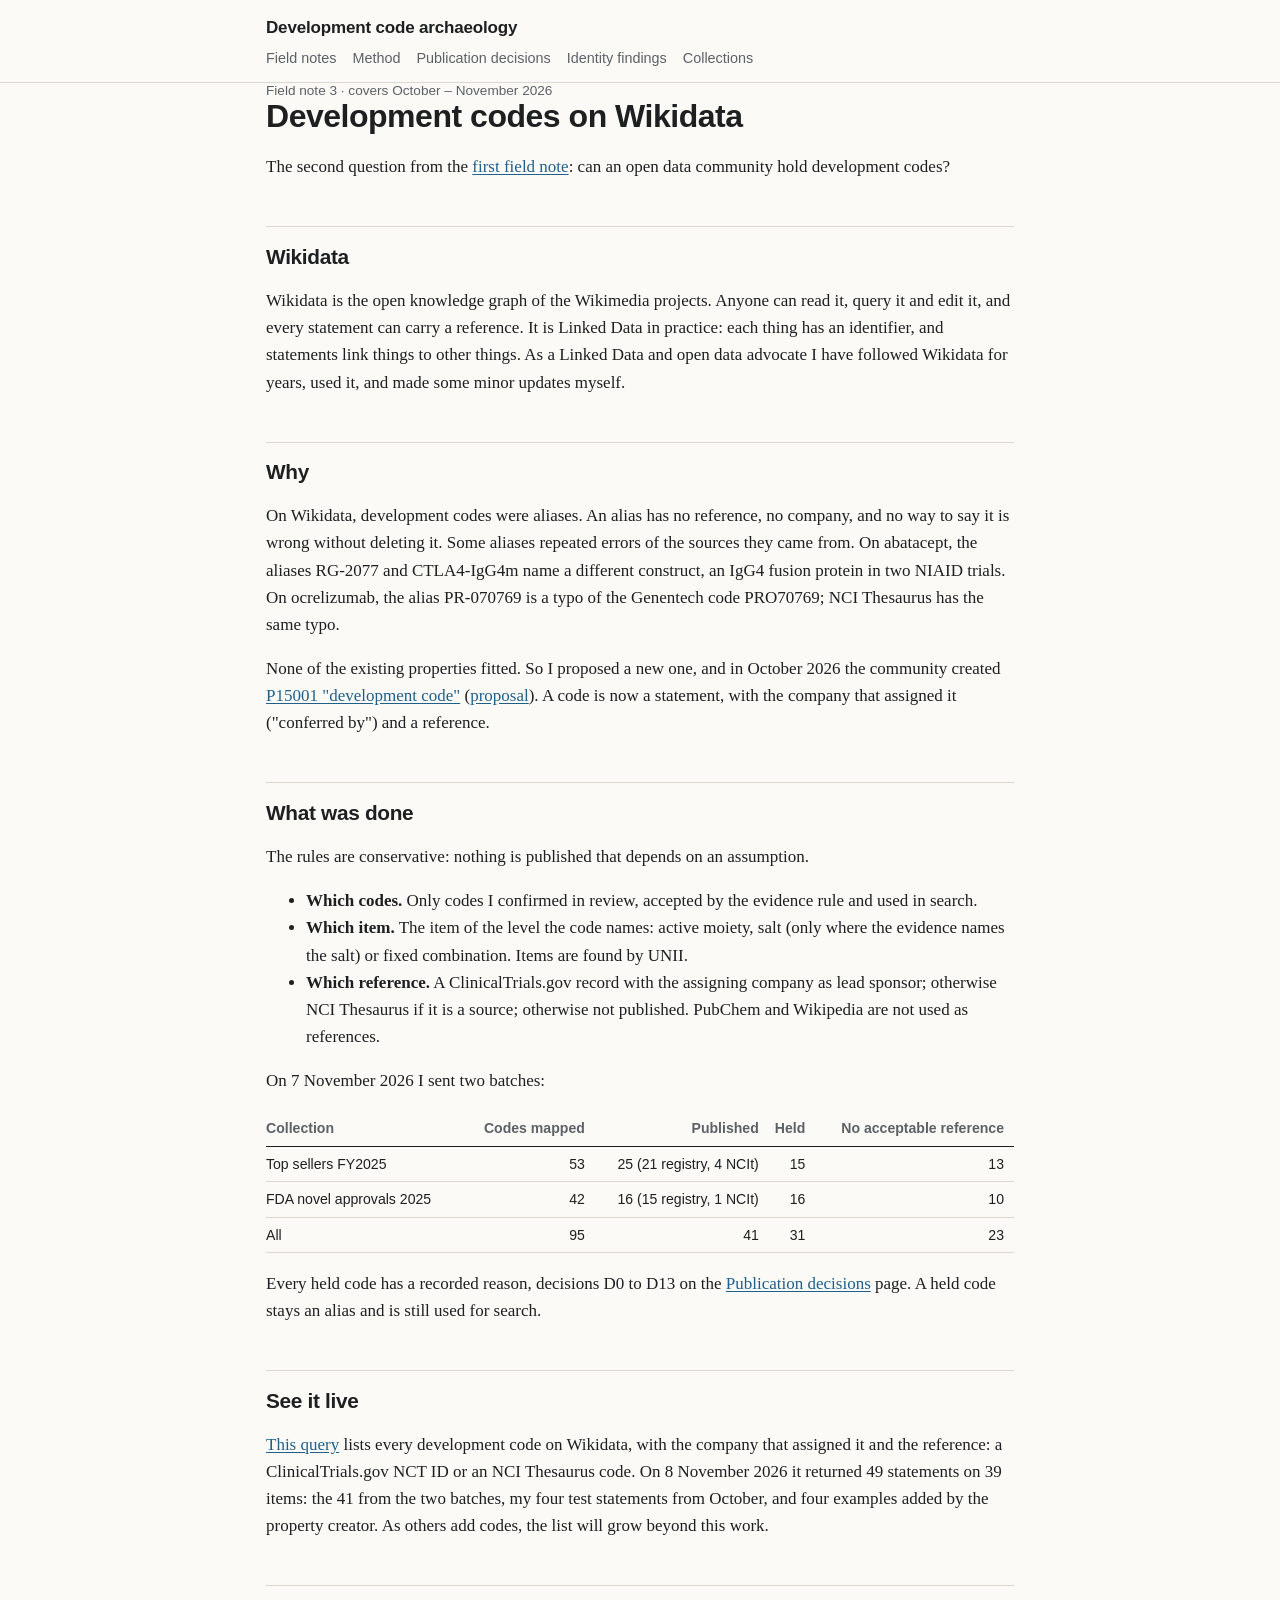
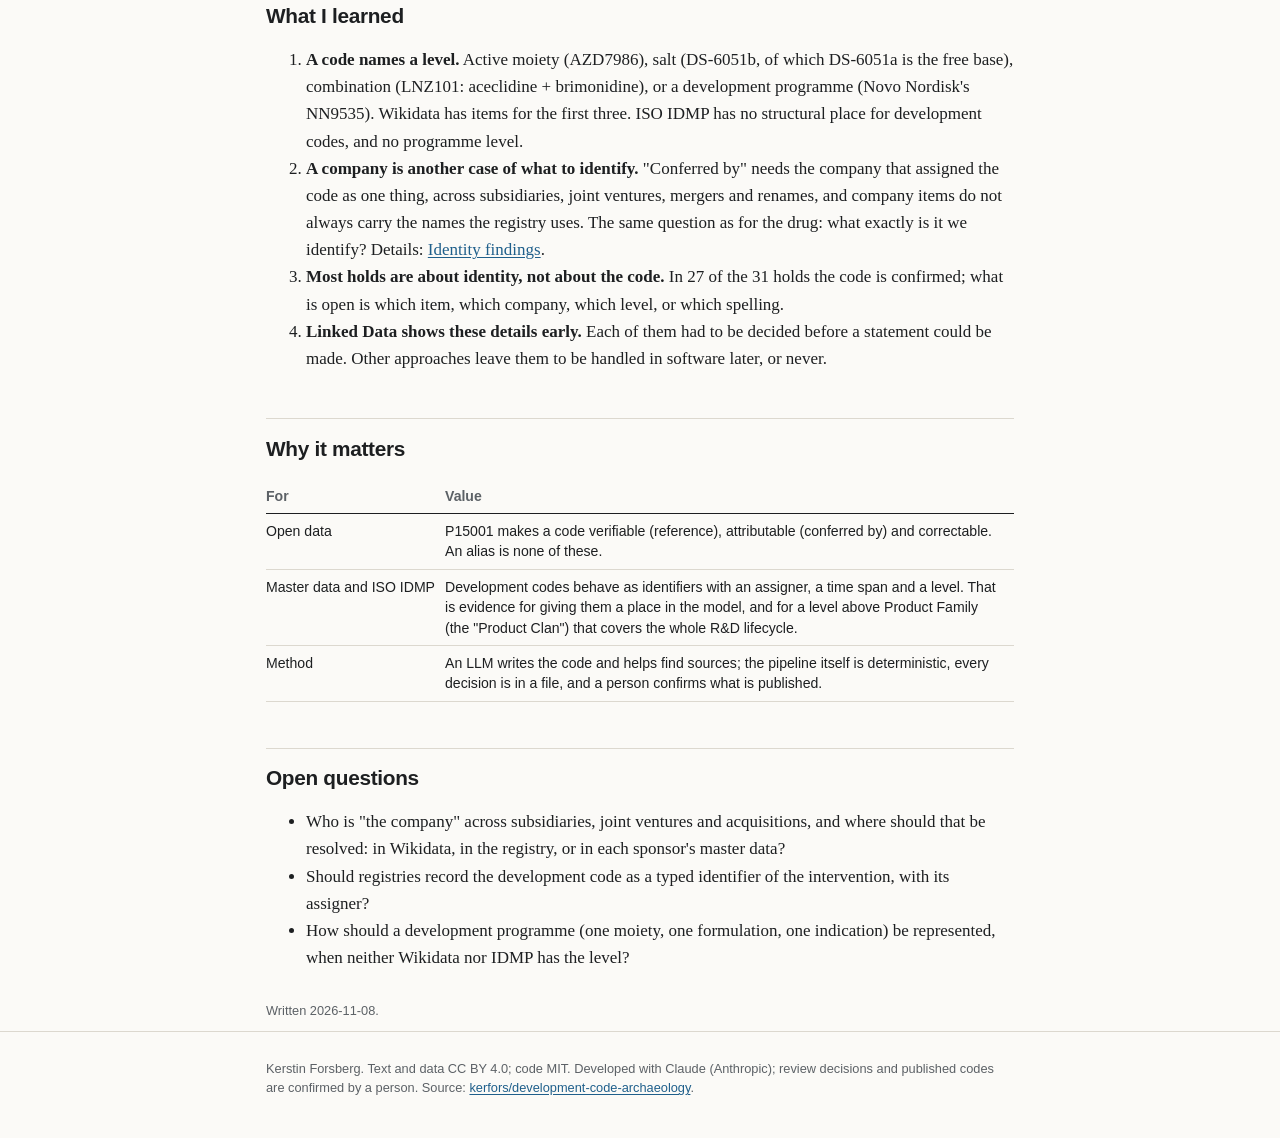
<file: docs/notes/03-codes-on-wikidata.html>
<!doctype html>
<html lang="en">
<head>
<meta charset="utf-8">
<meta name="viewport" content="width=device-width, initial-scale=1">
<title>Development codes on Wikidata: why, what was done, what I learned — Development code archaeology</title>
<meta name="description" content="A new Wikidata property for development codes, the first 41 referenced statements, and why most of the hard questions were about identity.">
<link rel="stylesheet" href="../style.css">
</head>
<body>
<header class="site"><div class="wrap">
<a class="brand" href="../index.html">Development code archaeology</a>
<nav><a href="../index.html">Field notes</a> <a href="../method.html">Method</a> <a href="../decisions.html">Publication decisions</a> <a href="../identity.html">Identity findings</a> <a href="../collections.html">Collections</a></nav>
</div></header>
<main class="wrap">
<p class="post-meta">Field note 3 · covers October – November 2026</p>
<h1>Development codes on Wikidata</h1>
<p>The second question from the <a href="00-where-it-started.html">first field note</a>: can an open data community
hold development codes?</p>
<h2>Wikidata</h2>
<p>Wikidata is the open knowledge graph of the Wikimedia projects. Anyone can read it, query it and edit it, and
every statement can carry a reference. It is Linked Data in practice: each thing has an identifier, and
statements link things to other things. As a Linked Data and open data advocate I have followed Wikidata for
years, used it, and made some minor updates myself.</p>
<h2>Why</h2>
<p>On Wikidata, development codes were aliases. An alias has no reference, no company, and no way to say it is
wrong without deleting it. Some aliases repeated errors of the sources they came from. On abatacept, the aliases
RG-2077 and CTLA4-IgG4m name a different construct, an IgG4 fusion protein in two NIAID trials. On ocrelizumab,
the alias PR-070769 is a typo of the Genentech code PRO70769; NCI Thesaurus has the same typo.</p>
<p>None of the existing properties fitted. So I proposed a new one, and in October 2026 the community created
<a href="https://www.wikidata.org/wiki/Property:P15001">P15001 "development code"</a>
(<a href="https://www.wikidata.org/wiki/Wikidata:Property_proposal/development_code">proposal</a>). A code is now a
statement, with the company that assigned it ("conferred by") and a reference.</p>
<h2>What was done</h2>
<p>The rules are conservative: nothing is published that depends on an assumption.</p>
<ul>
<li><strong>Which codes.</strong> Only codes I confirmed in review, accepted by the evidence rule and used in search.</li>
<li><strong>Which item.</strong> The item of the level the code names: active moiety, salt (only where the evidence names the
  salt) or fixed combination. Items are found by UNII.</li>
<li><strong>Which reference.</strong> A ClinicalTrials.gov record with the assigning company as lead sponsor; otherwise NCI
  Thesaurus if it is a source; otherwise not published. PubChem and Wikipedia are not used as references.</li>
</ul>
<p>On 7 November 2026 I sent two batches:</p>
<div class="tablewrap"><table class="num"><thead><tr><th>Collection</th><th>Codes mapped</th><th>Published</th><th>Held</th><th>No acceptable reference</th></tr></thead><tbody><tr><td>Top sellers FY2025</td><td>53</td><td>25 (21 registry, 4 NCIt)</td><td>15</td><td>13</td></tr><tr><td>FDA novel approvals 2025</td><td>42</td><td>16 (15 registry, 1 NCIt)</td><td>16</td><td>10</td></tr><tr><td>All</td><td>95</td><td>41</td><td>31</td><td>23</td></tr></tbody></table></div>
<p>Every held code has a recorded reason, decisions D0 to D13 on the <a href="../decisions.html">Publication decisions</a>
page. A held code stays an alias and is still used for search.</p>
<h2>See it live</h2>
<p><a href="https://query.wikidata.org/#%23%20Development%20codes%20on%20Wikidata%20%28P15001%29%2C%20with%20company%20and%20reference%0ASELECT%20%3Fitem%20%3FitemLabel%20%3Fcode%20%3FcompanyLabel%20%3Fnct_id%20%3Fncit_id%20WHERE%20%7B%0A%20%20%3Fitem%20p%3AP15001%20%3Fs%20.%20%3Fs%20ps%3AP15001%20%3Fcode%20.%0A%20%20OPTIONAL%20%7B%20%3Fs%20pq%3AP1027%20%3Fcompany%20%7D%0A%20%20OPTIONAL%20%7B%20%3Fs%20prov%3AwasDerivedFrom%20%3Fr%20.%0A%20%20%20%20%20%20%20%20%20%20%20%20%20OPTIONAL%20%7B%20%3Fr%20pr%3AP3098%20%3Fnct_id%20%7D%20OPTIONAL%20%7B%20%3Fr%20pr%3AP1748%20%3Fncit_id%20%7D%20%7D%0A%20%20SERVICE%20wikibase%3Alabel%20%7B%20bd%3AserviceParam%20wikibase%3Alanguage%20%22en%2Cmul%22%20%7D%0A%7D%0AORDER%20BY%20%3FitemLabel%20%3Fcode">This query</a> lists every development code on Wikidata, with the company that assigned it and the
reference: a ClinicalTrials.gov NCT ID or an NCI Thesaurus code. On 8 November 2026 it returned 49 statements
on 39 items: the 41 from the two batches, my four test statements from October, and four examples added by
the property creator. As others add codes, the list will grow beyond this work.</p>
<h2>What I learned</h2>
<ol>
<li><strong>A code names a level.</strong> Active moiety (AZD7986), salt (DS-6051b, of which DS-6051a is the free base),
   combination (LNZ101: aceclidine + brimonidine), or a development programme (Novo Nordisk's NN9535).
   Wikidata has items for the first three. ISO IDMP has no structural place for development codes, and no
   programme level.</li>
<li><strong>A company is another case of what to identify.</strong> "Conferred by" needs the company that assigned the code
   as one thing, across subsidiaries, joint ventures, mergers and renames, and company items do not always carry
   the names the registry uses. The same question as for the drug: what exactly is it we identify?
   Details: <a href="../identity.html">Identity findings</a>.</li>
<li><strong>Most holds are about identity, not about the code.</strong> In 27 of the 31 holds the code is confirmed; what is
   open is which item, which company, which level, or which spelling.</li>
<li><strong>Linked Data shows these details early.</strong> Each of them had to be decided before a statement could be made.
   Other approaches leave them to be handled in software later, or never.</li>
</ol>
<h2>Why it matters</h2>
<div class="tablewrap"><table>
<thead>
<tr>
<th>For</th>
<th>Value</th>
</tr>
</thead>
<tbody>
<tr>
<td>Open data</td>
<td>P15001 makes a code verifiable (reference), attributable (conferred by) and correctable. An alias is none of these.</td>
</tr>
<tr>
<td>Master data and ISO IDMP</td>
<td>Development codes behave as identifiers with an assigner, a time span and a level. That is evidence for giving them a place in the model, and for a level above Product Family (the "Product Clan") that covers the whole R&amp;D lifecycle.</td>
</tr>
<tr>
<td>Method</td>
<td>An LLM writes the code and helps find sources; the pipeline itself is deterministic, every decision is in a file, and a person confirms what is published.</td>
</tr>
</tbody>
</table></div>
<h2>Open questions</h2>
<ul>
<li>Who is "the company" across subsidiaries, joint ventures and acquisitions, and where should that be
  resolved: in Wikidata, in the registry, or in each sponsor's master data?</li>
<li>Should registries record the development code as a typed identifier of the intervention, with its assigner?</li>
<li>How should a development programme (one moiety, one formulation, one indication) be represented, when
  neither Wikidata nor IDMP has the level?</li>
</ul>
<p class="written">Written 2026-11-08.</p>
</main>
<footer class="site"><div class="wrap">
<p>Kerstin Forsberg. Text and data CC BY 4.0; code MIT. Developed with Claude (Anthropic); review decisions and
published codes are confirmed by a person. Source: <a href="https://github.com/kerfors/development-code-archaeology">kerfors/development-code-archaeology</a>.</p>
</div></footer>
</body>
</html>
</file>
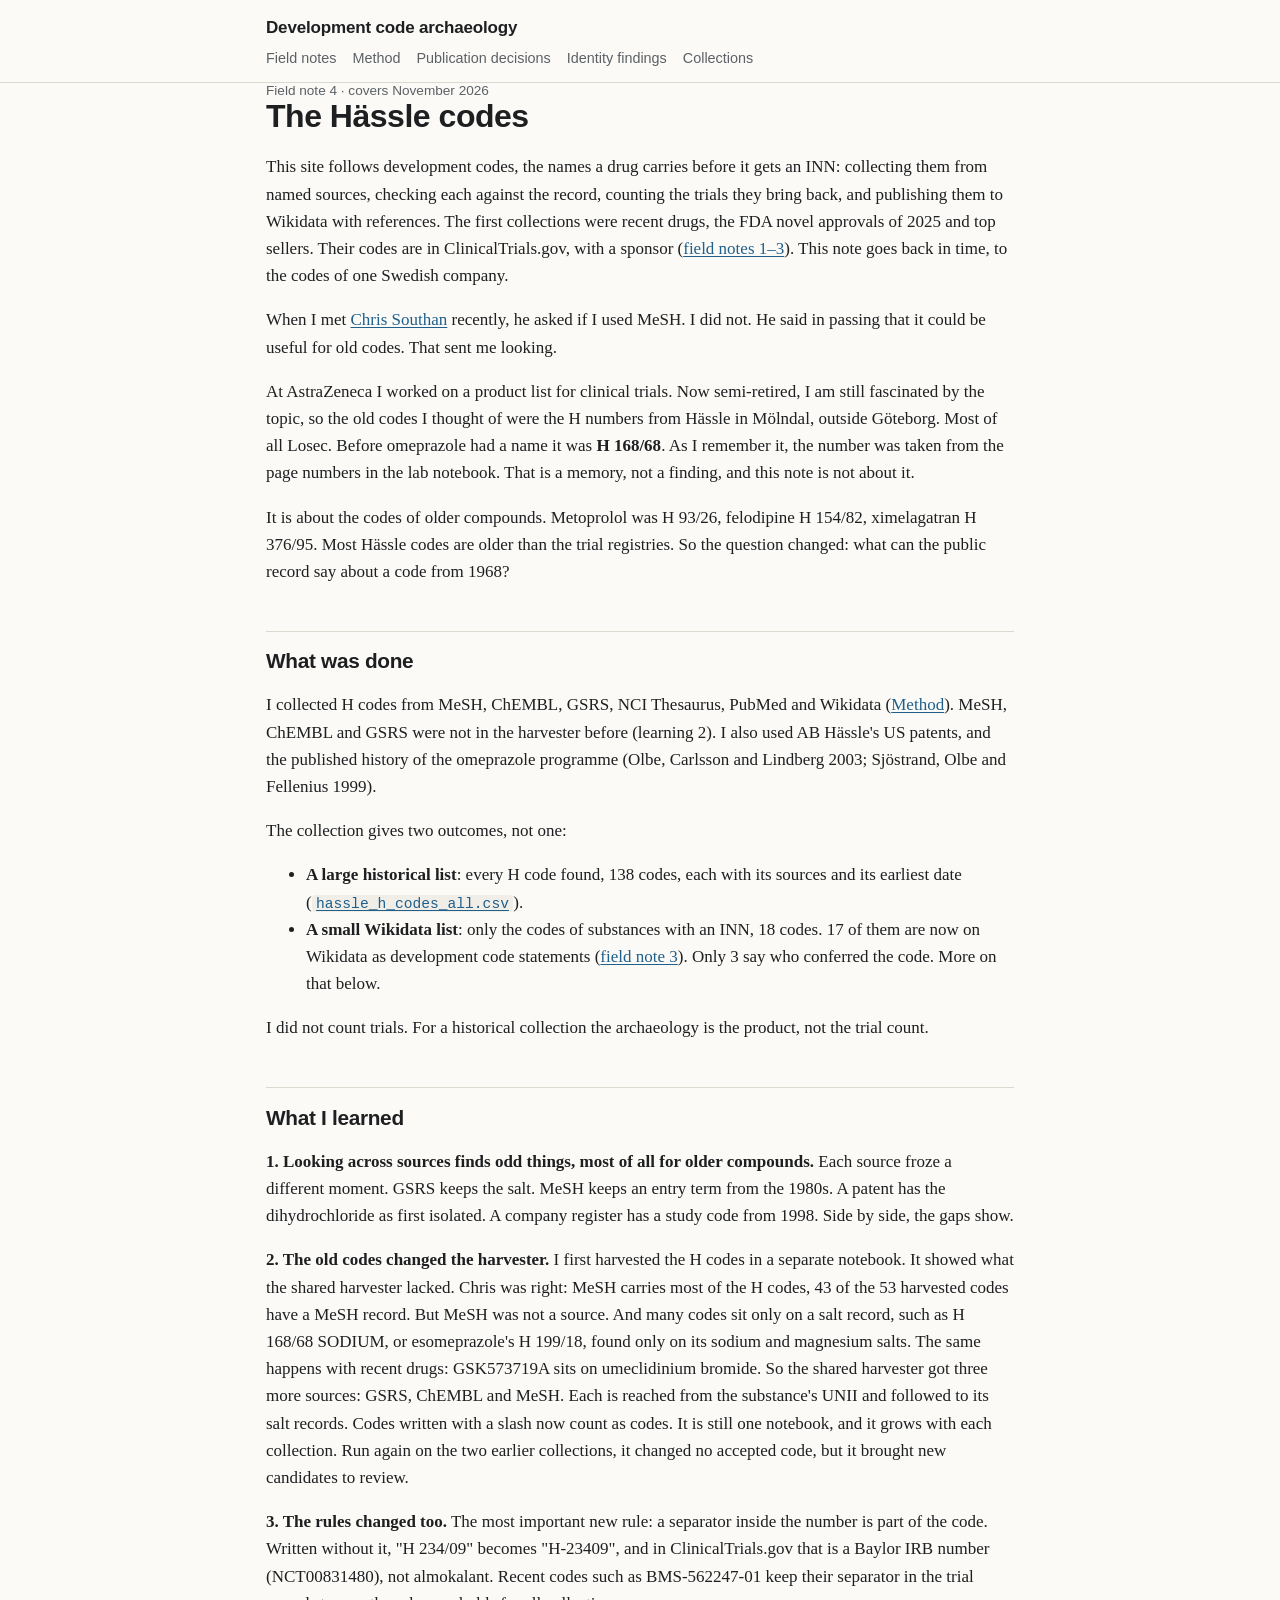
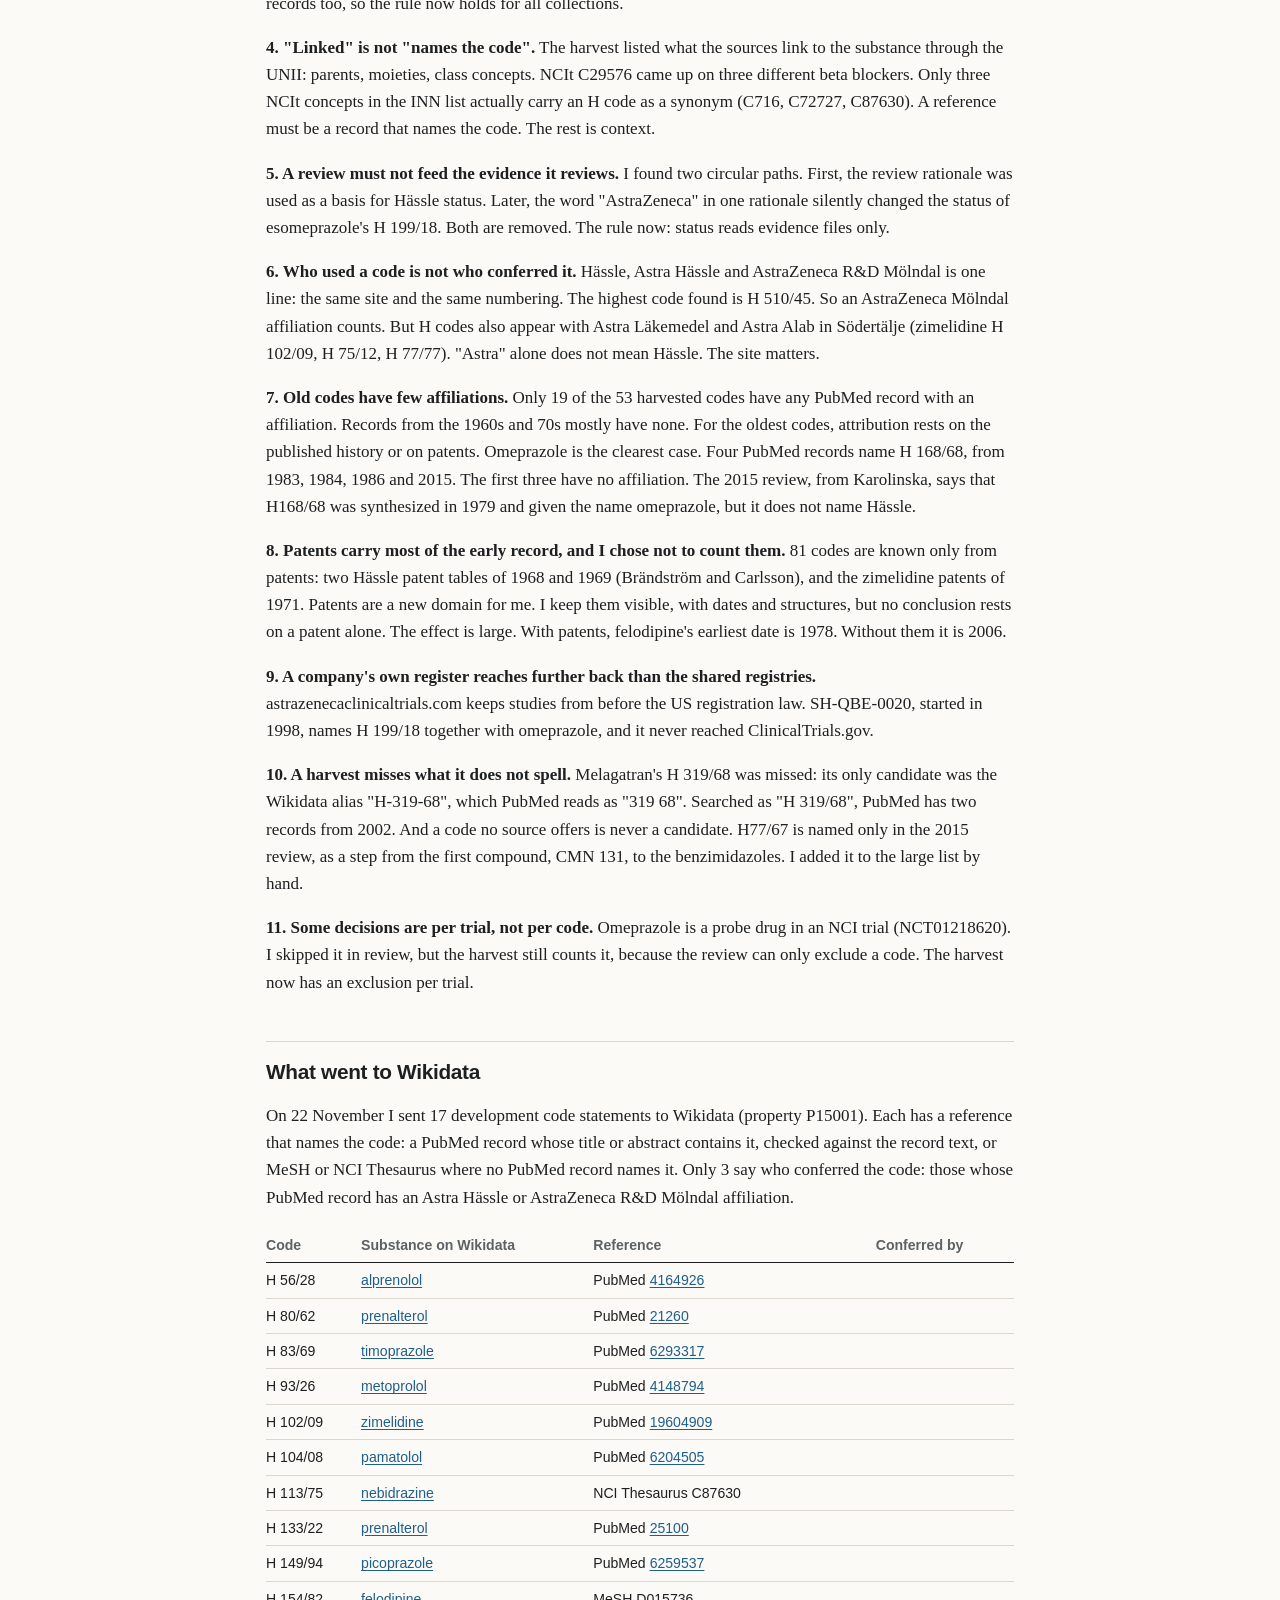
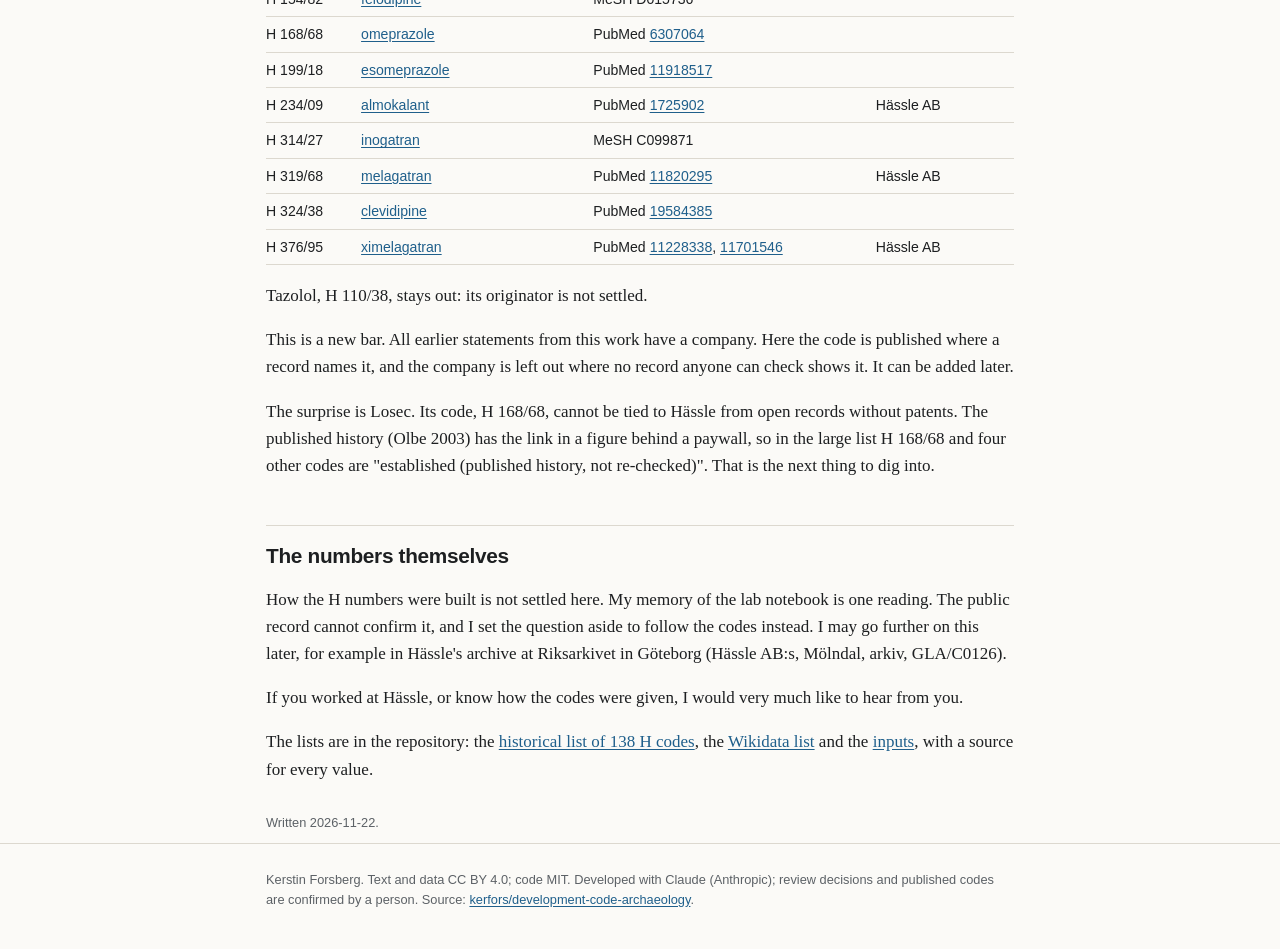
<file: docs/notes/04-hassle-what-we-learned.html>
<!doctype html>
<html lang="en">
<head>
<meta charset="utf-8">
<meta name="viewport" content="width=device-width, initial-scale=1">
<title>The Hässle codes: what an old company&#x27;s codes taught me — Development code archaeology</title>
<meta name="description" content="138 H codes from Hässle in Mölndal, two lists, 17 statements on Wikidata, and what changes when the codes are older than the trial registries.">
<link rel="stylesheet" href="../style.css">
</head>
<body>
<header class="site"><div class="wrap">
<a class="brand" href="../index.html">Development code archaeology</a>
<nav><a href="../index.html">Field notes</a> <a href="../method.html">Method</a> <a href="../decisions.html">Publication decisions</a> <a href="../identity.html">Identity findings</a> <a href="../collections.html">Collections</a></nav>
</div></header>
<main class="wrap">
<p class="post-meta">Field note 4 · covers November 2026</p>
<h1>The Hässle codes</h1>
<p>This site follows development codes, the names a drug carries before it gets an INN: collecting them from
named sources, checking each against the record, counting the trials they bring back, and publishing them to
Wikidata with references. The first collections were recent drugs, the FDA novel approvals of 2025 and top
sellers. Their codes are in ClinicalTrials.gov, with a sponsor (<a href="01-harvesting-codes.html">field notes 1–3</a>).
This note goes back in time, to the codes of one Swedish company.</p>
<p>When I met <a href="https://www.linkedin.com/in/cdsouthan/">Chris Southan</a> recently, he asked if I used MeSH. I did
not. He said in passing that it could be useful for old codes. That sent me looking.</p>
<p>At AstraZeneca I worked on a product list for clinical trials. Now semi-retired, I am still fascinated by the
topic, so the old codes I thought of were the H numbers from Hässle in Mölndal, outside Göteborg. Most of all
Losec. Before omeprazole had a name it was <strong>H 168/68</strong>. As I remember it, the number was taken from the page
numbers in the lab notebook. That is a memory, not a finding, and this note is not about it.</p>
<p>It is about the codes of older compounds. Metoprolol was H 93/26, felodipine H 154/82, ximelagatran H 376/95.
Most Hässle codes are older than the trial registries. So the question changed: what can the public record say
about a code from 1968?</p>
<h2>What was done</h2>
<p>I collected H codes from MeSH, ChEMBL, GSRS, NCI Thesaurus, PubMed and Wikidata (<a href="../method.html">Method</a>).
MeSH, ChEMBL and GSRS were not in the harvester before (learning 2). I also used AB Hässle's US patents, and
the published history of the omeprazole programme (Olbe, Carlsson and Lindberg 2003; Sjöstrand, Olbe and
Fellenius 1999).</p>
<p>The collection gives two outcomes, not one:</p>
<ul>
<li><strong>A large historical list</strong>: every H code found, 138 codes, each with its sources and its earliest date
  (<a href="https://github.com/kerfors/development-code-archaeology/blob/main/collections/hassle_h_codes_all.csv"><code>hassle_h_codes_all.csv</code></a>).</li>
<li><strong>A small Wikidata list</strong>: only the codes of substances with an INN, 18 codes. 17 of them are now on Wikidata
  as development code statements (<a href="03-codes-on-wikidata.html">field note 3</a>). Only 3 say who conferred the
  code. More on that below.</li>
</ul>
<p>I did not count trials. For a historical collection the archaeology is the product, not the trial count.</p>
<h2>What I learned</h2>
<p><strong>1. Looking across sources finds odd things, most of all for older compounds.</strong> Each source froze a
different moment. GSRS keeps the salt. MeSH keeps an entry term from the 1980s. A patent has the
dihydrochloride as first isolated. A company register has a study code from 1998. Side by side, the gaps show.</p>
<p><strong>2. The old codes changed the harvester.</strong> I first harvested the H codes in a separate notebook. It showed
what the shared harvester lacked. Chris was right: MeSH carries most of the H codes, 43 of the 53 harvested
codes have a MeSH record. But MeSH was not a source. And many codes sit only on a salt record, such as
H 168/68 SODIUM, or esomeprazole's H 199/18, found only on its sodium and magnesium salts. The same happens with
recent drugs: GSK573719A sits on umeclidinium bromide. So the shared harvester got three more sources: GSRS,
ChEMBL and MeSH. Each is reached from the substance's UNII and followed to its salt records. Codes written with
a slash now count as codes. It is still one notebook, and it grows with each collection. Run again on the two earlier
collections, it changed no accepted code, but it brought new candidates to review.</p>
<p><strong>3. The rules changed too.</strong> The most important new rule: a separator inside the number is part of the code.
Written without it, "H 234/09" becomes "H-23409", and in ClinicalTrials.gov that is a Baylor IRB number
(NCT00831480), not almokalant. Recent codes such as BMS-562247-01 keep their separator in the trial records
too, so the rule now holds for all collections.</p>
<p><strong>4. "Linked" is not "names the code".</strong> The harvest listed what the sources link to the substance through the
UNII: parents, moieties, class concepts. NCIt C29576 came up on three different beta blockers. Only three NCIt
concepts in the INN list actually carry an H code as a synonym (C716, C72727, C87630). A reference must be a
record that names the code. The rest is context.</p>
<p><strong>5. A review must not feed the evidence it reviews.</strong> I found two circular paths. First, the review rationale
was used as a basis for Hässle status. Later, the word "AstraZeneca" in one rationale silently changed the
status of esomeprazole's H 199/18. Both are removed. The rule now: status reads evidence files only.</p>
<p><strong>6. Who used a code is not who conferred it.</strong> Hässle, Astra Hässle and AstraZeneca R&amp;D Mölndal is one line:
the same site and the same numbering. The highest code found is H 510/45. So an AstraZeneca Mölndal
affiliation counts. But H codes also appear with Astra Läkemedel and Astra Alab in Södertälje (zimelidine
H 102/09, H 75/12, H 77/77). "Astra" alone does not mean Hässle. The site matters.</p>
<p><strong>7. Old codes have few affiliations.</strong> Only 19 of the 53 harvested codes have any PubMed record with an
affiliation. Records from the 1960s and 70s mostly have none. For the oldest codes, attribution rests on the
published history or on patents. Omeprazole is the clearest case. Four PubMed records name H 168/68, from
1983, 1984, 1986 and 2015. The first three have no affiliation. The 2015 review, from Karolinska, says that
H168/68 was synthesized in 1979 and given the name omeprazole, but it does not name Hässle.</p>
<p><strong>8. Patents carry most of the early record, and I chose not to count them.</strong> 81 codes are known only from
patents: two Hässle patent tables of 1968 and 1969 (Brändström and Carlsson), and the zimelidine patents of
1971. Patents are a new domain for me. I keep them visible, with dates and structures, but no conclusion rests
on a patent alone. The effect is large. With patents, felodipine's earliest date is 1978. Without them it is
2006.</p>
<p><strong>9. A company's own register reaches further back than the shared registries.</strong> astrazenecaclinicaltrials.com
keeps studies from before the US registration law. SH-QBE-0020, started in 1998, names H 199/18 together with
omeprazole, and it never reached ClinicalTrials.gov.</p>
<p><strong>10. A harvest misses what it does not spell.</strong> Melagatran's H 319/68 was missed: its only candidate was the
Wikidata alias "H-319-68", which PubMed reads as "319 68". Searched as "H 319/68", PubMed has two records from
2002. And a code no source offers is never a candidate. H77/67 is named only in the 2015 review, as a step from
the first compound, CMN 131, to the benzimidazoles. I added it to the large list by hand.</p>
<p><strong>11. Some decisions are per trial, not per code.</strong> Omeprazole is a probe drug in an NCI trial
(NCT01218620). I skipped it in review, but the harvest still counts it, because the review can only exclude a
code. The harvest now has an exclusion per trial.</p>
<h2>What went to Wikidata</h2>
<p>On 22 November I sent 17 development code statements to Wikidata (property P15001). Each has a reference that
names the code: a PubMed record whose title or abstract contains it, checked against the record text, or MeSH
or NCI Thesaurus where no PubMed record names it. Only 3 say who conferred the code: those whose PubMed record
has an Astra Hässle or AstraZeneca R&amp;D Mölndal affiliation.</p>
<div class="tablewrap"><table>
<thead>
<tr>
<th>Code</th>
<th>Substance on Wikidata</th>
<th>Reference</th>
<th>Conferred by</th>
</tr>
</thead>
<tbody>
<tr>
<td>H 56/28</td>
<td><a href="https://www.wikidata.org/wiki/Q201370">alprenolol</a></td>
<td>PubMed <a href="https://pubmed.ncbi.nlm.nih.gov/4164926/">4164926</a></td>
<td></td>
</tr>
<tr>
<td>H 80/62</td>
<td><a href="https://www.wikidata.org/wiki/Q7240518">prenalterol</a></td>
<td>PubMed <a href="https://pubmed.ncbi.nlm.nih.gov/21260/">21260</a></td>
<td></td>
</tr>
<tr>
<td>H 83/69</td>
<td><a href="https://www.wikidata.org/wiki/Q27271790">timoprazole</a></td>
<td>PubMed <a href="https://pubmed.ncbi.nlm.nih.gov/6293317/">6293317</a></td>
<td></td>
</tr>
<tr>
<td>H 93/26</td>
<td><a href="https://www.wikidata.org/wiki/Q409468">metoprolol</a></td>
<td>PubMed <a href="https://pubmed.ncbi.nlm.nih.gov/4148794/">4148794</a></td>
<td></td>
</tr>
<tr>
<td>H 102/09</td>
<td><a href="https://www.wikidata.org/wiki/Q203483">zimelidine</a></td>
<td>PubMed <a href="https://pubmed.ncbi.nlm.nih.gov/19604909/">19604909</a></td>
<td></td>
</tr>
<tr>
<td>H 104/08</td>
<td><a href="https://www.wikidata.org/wiki/Q15634002">pamatolol</a></td>
<td>PubMed <a href="https://pubmed.ncbi.nlm.nih.gov/6204505/">6204505</a></td>
<td></td>
</tr>
<tr>
<td>H 113/75</td>
<td><a href="https://www.wikidata.org/wiki/Q27289460">nebidrazine</a></td>
<td>NCI Thesaurus C87630</td>
<td></td>
</tr>
<tr>
<td>H 133/22</td>
<td><a href="https://www.wikidata.org/wiki/Q7240518">prenalterol</a></td>
<td>PubMed <a href="https://pubmed.ncbi.nlm.nih.gov/25100/">25100</a></td>
<td></td>
</tr>
<tr>
<td>H 149/94</td>
<td><a href="https://www.wikidata.org/wiki/Q27289045">picoprazole</a></td>
<td>PubMed <a href="https://pubmed.ncbi.nlm.nih.gov/6259537/">6259537</a></td>
<td></td>
</tr>
<tr>
<td>H 154/82</td>
<td><a href="https://www.wikidata.org/wiki/Q420644">felodipine</a></td>
<td>MeSH D015736</td>
<td></td>
</tr>
<tr>
<td>H 168/68</td>
<td><a href="https://www.wikidata.org/wiki/Q422210">omeprazole</a></td>
<td>PubMed <a href="https://pubmed.ncbi.nlm.nih.gov/6307064/">6307064</a></td>
<td></td>
</tr>
<tr>
<td>H 199/18</td>
<td><a href="https://www.wikidata.org/wiki/Q553223">esomeprazole</a></td>
<td>PubMed <a href="https://pubmed.ncbi.nlm.nih.gov/11918517/">11918517</a></td>
<td></td>
</tr>
<tr>
<td>H 234/09</td>
<td><a href="https://www.wikidata.org/wiki/Q1426422">almokalant</a></td>
<td>PubMed <a href="https://pubmed.ncbi.nlm.nih.gov/1725902/">1725902</a></td>
<td>Hässle AB</td>
</tr>
<tr>
<td>H 314/27</td>
<td><a href="https://www.wikidata.org/wiki/Q6036513">inogatran</a></td>
<td>MeSH C099871</td>
<td></td>
</tr>
<tr>
<td>H 319/68</td>
<td><a href="https://www.wikidata.org/wiki/Q27084209">melagatran</a></td>
<td>PubMed <a href="https://pubmed.ncbi.nlm.nih.gov/11820295/">11820295</a></td>
<td>Hässle AB</td>
</tr>
<tr>
<td>H 324/38</td>
<td><a href="https://www.wikidata.org/wiki/Q5132338">clevidipine</a></td>
<td>PubMed <a href="https://pubmed.ncbi.nlm.nih.gov/19584385/">19584385</a></td>
<td></td>
</tr>
<tr>
<td>H 376/95</td>
<td><a href="https://www.wikidata.org/wiki/Q3570984">ximelagatran</a></td>
<td>PubMed <a href="https://pubmed.ncbi.nlm.nih.gov/11228338/">11228338</a>, <a href="https://pubmed.ncbi.nlm.nih.gov/11701546/">11701546</a></td>
<td>Hässle AB</td>
</tr>
</tbody>
</table></div>
<p>Tazolol, H 110/38, stays out: its originator is not settled.</p>
<p>This is a new bar. All earlier statements from this work have a company. Here the code is published where a
record names it, and the company is left out where no record anyone can check shows it. It can be added later.</p>
<p>The surprise is Losec. Its code, H 168/68, cannot be tied to Hässle from open records without patents. The
published history (Olbe 2003) has the link in a figure behind a paywall, so in the large list H 168/68 and four
other codes are "established (published history, not re-checked)". That is the next thing to dig into.</p>
<h2>The numbers themselves</h2>
<p>How the H numbers were built is not settled here. My memory of the lab notebook is one reading. The public
record cannot confirm it, and I set the question aside to follow the codes instead. I may go further on this
later, for example in Hässle's archive at Riksarkivet in Göteborg (Hässle AB:s, Mölndal, arkiv, GLA/C0126).</p>
<p>If you worked at Hässle, or know how the codes were given, I would very much like to hear from you.</p>
<p>The lists are in the repository: the <a href="https://github.com/kerfors/development-code-archaeology/blob/main/collections/hassle_h_codes_all.csv">historical list of 138 H codes</a>,
the <a href="https://github.com/kerfors/development-code-archaeology/blob/main/collections/hassle_h_codes_wikidata.csv">Wikidata list</a> and the <a href="https://github.com/kerfors/development-code-archaeology/blob/main/hassle_codes/inputs/">inputs</a>,
with a source for every value.</p>
<p class="written">Written 2026-11-22.</p>
</main>
<footer class="site"><div class="wrap">
<p>Kerstin Forsberg. Text and data CC BY 4.0; code MIT. Developed with Claude (Anthropic); review decisions and
published codes are confirmed by a person. Source: <a href="https://github.com/kerfors/development-code-archaeology">kerfors/development-code-archaeology</a>.</p>
</div></footer>
</body>
</html>
</file>
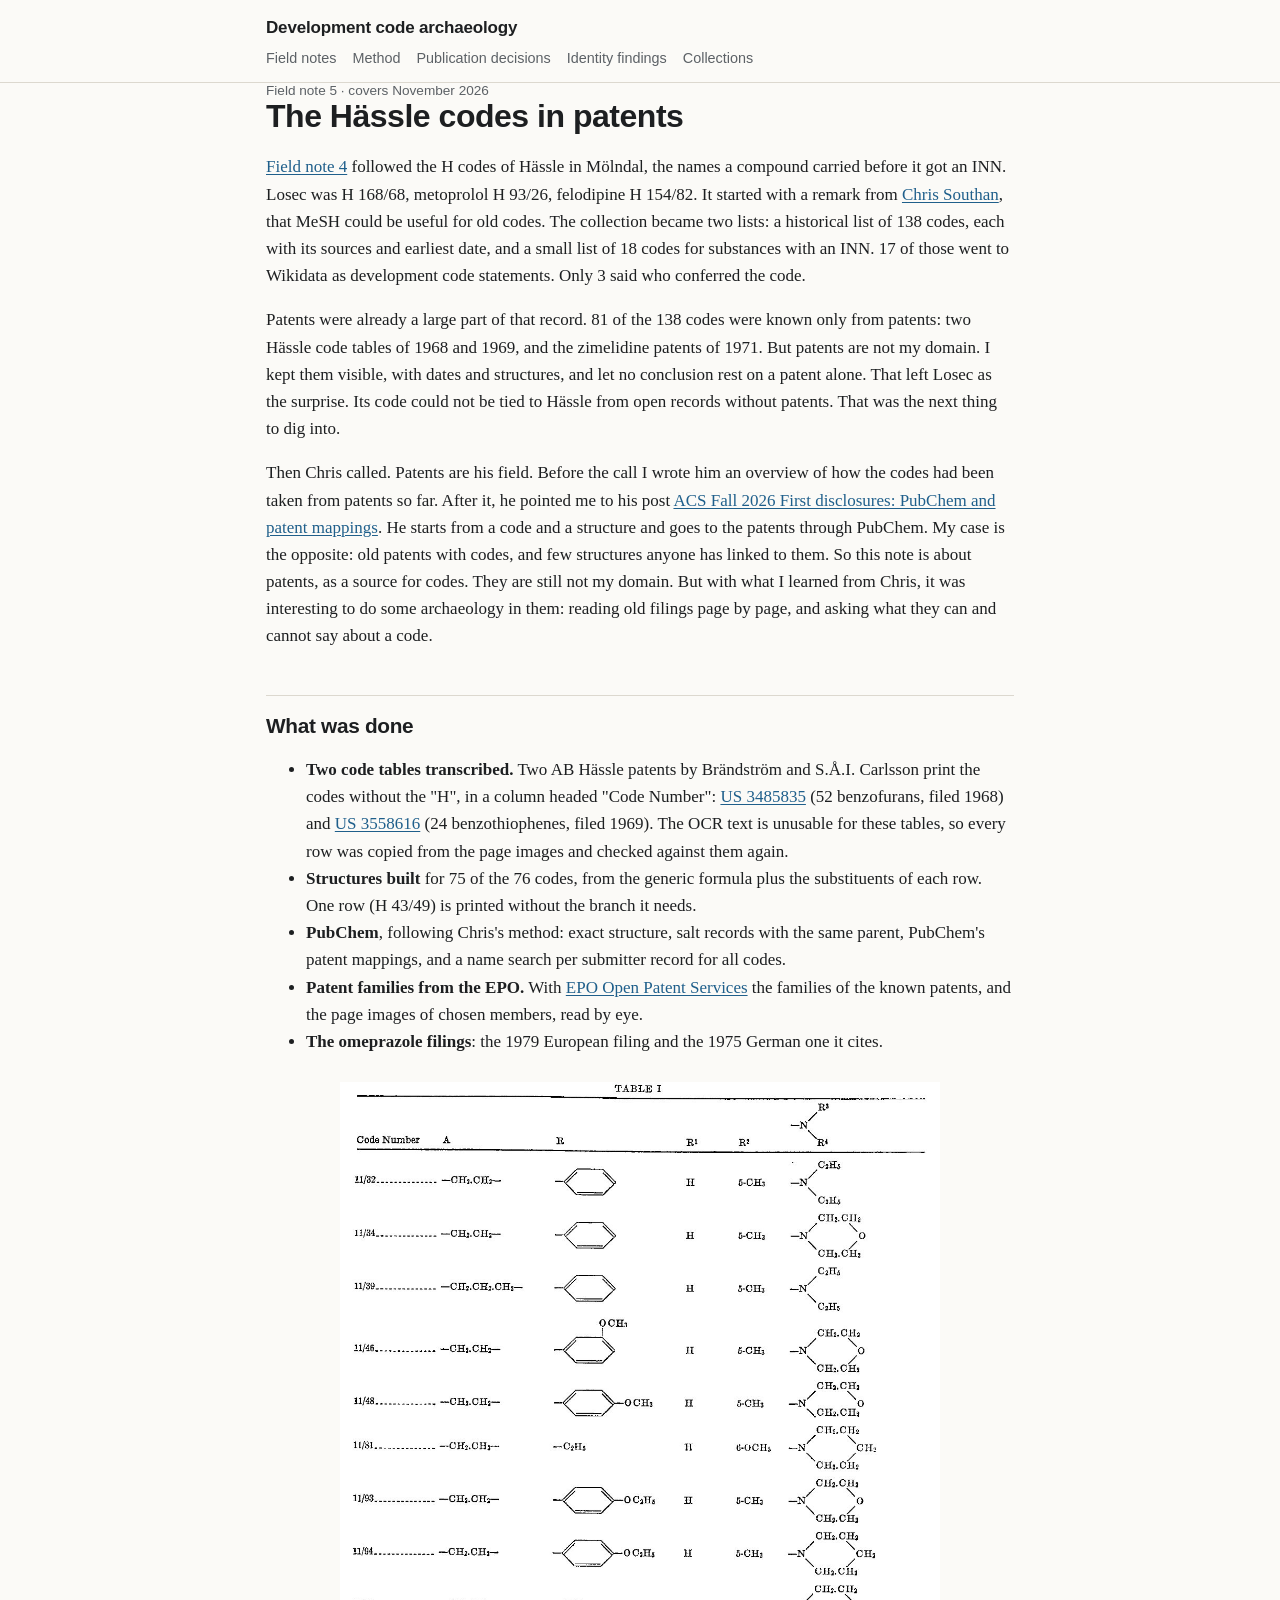
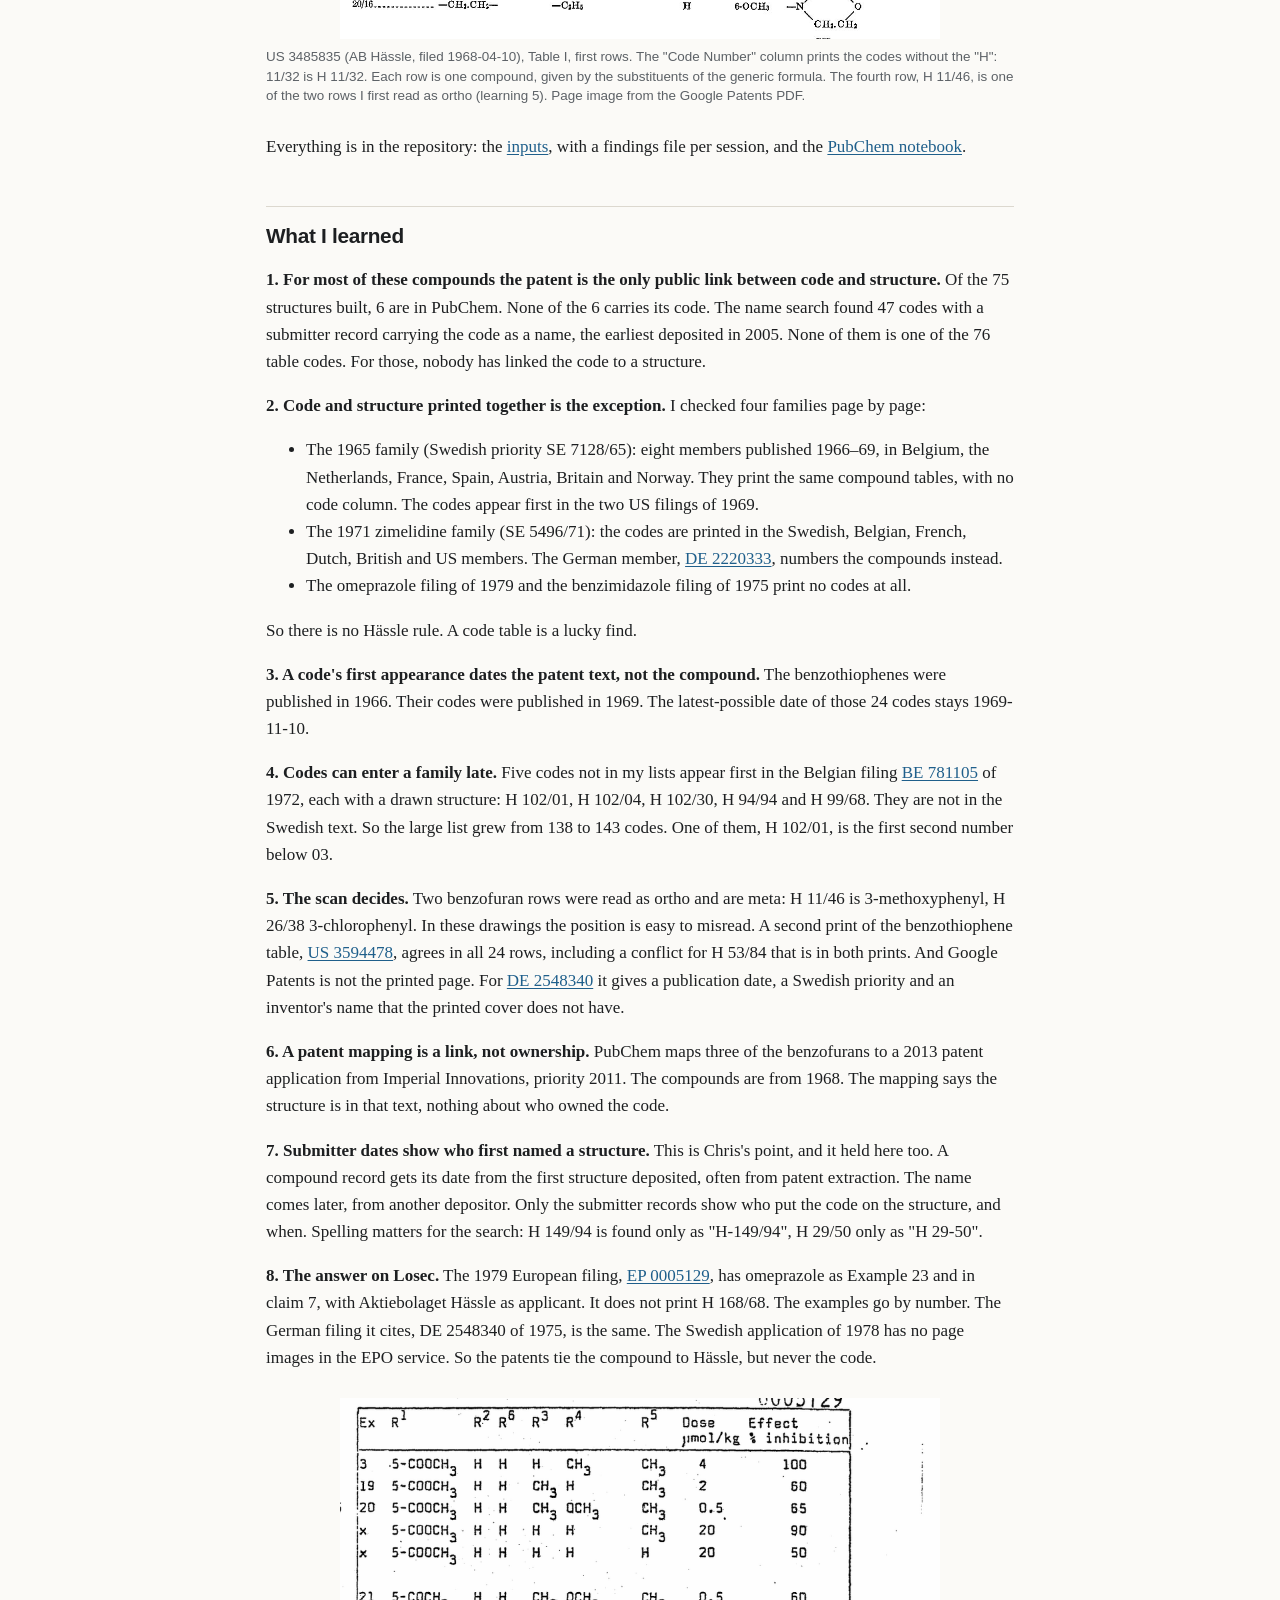
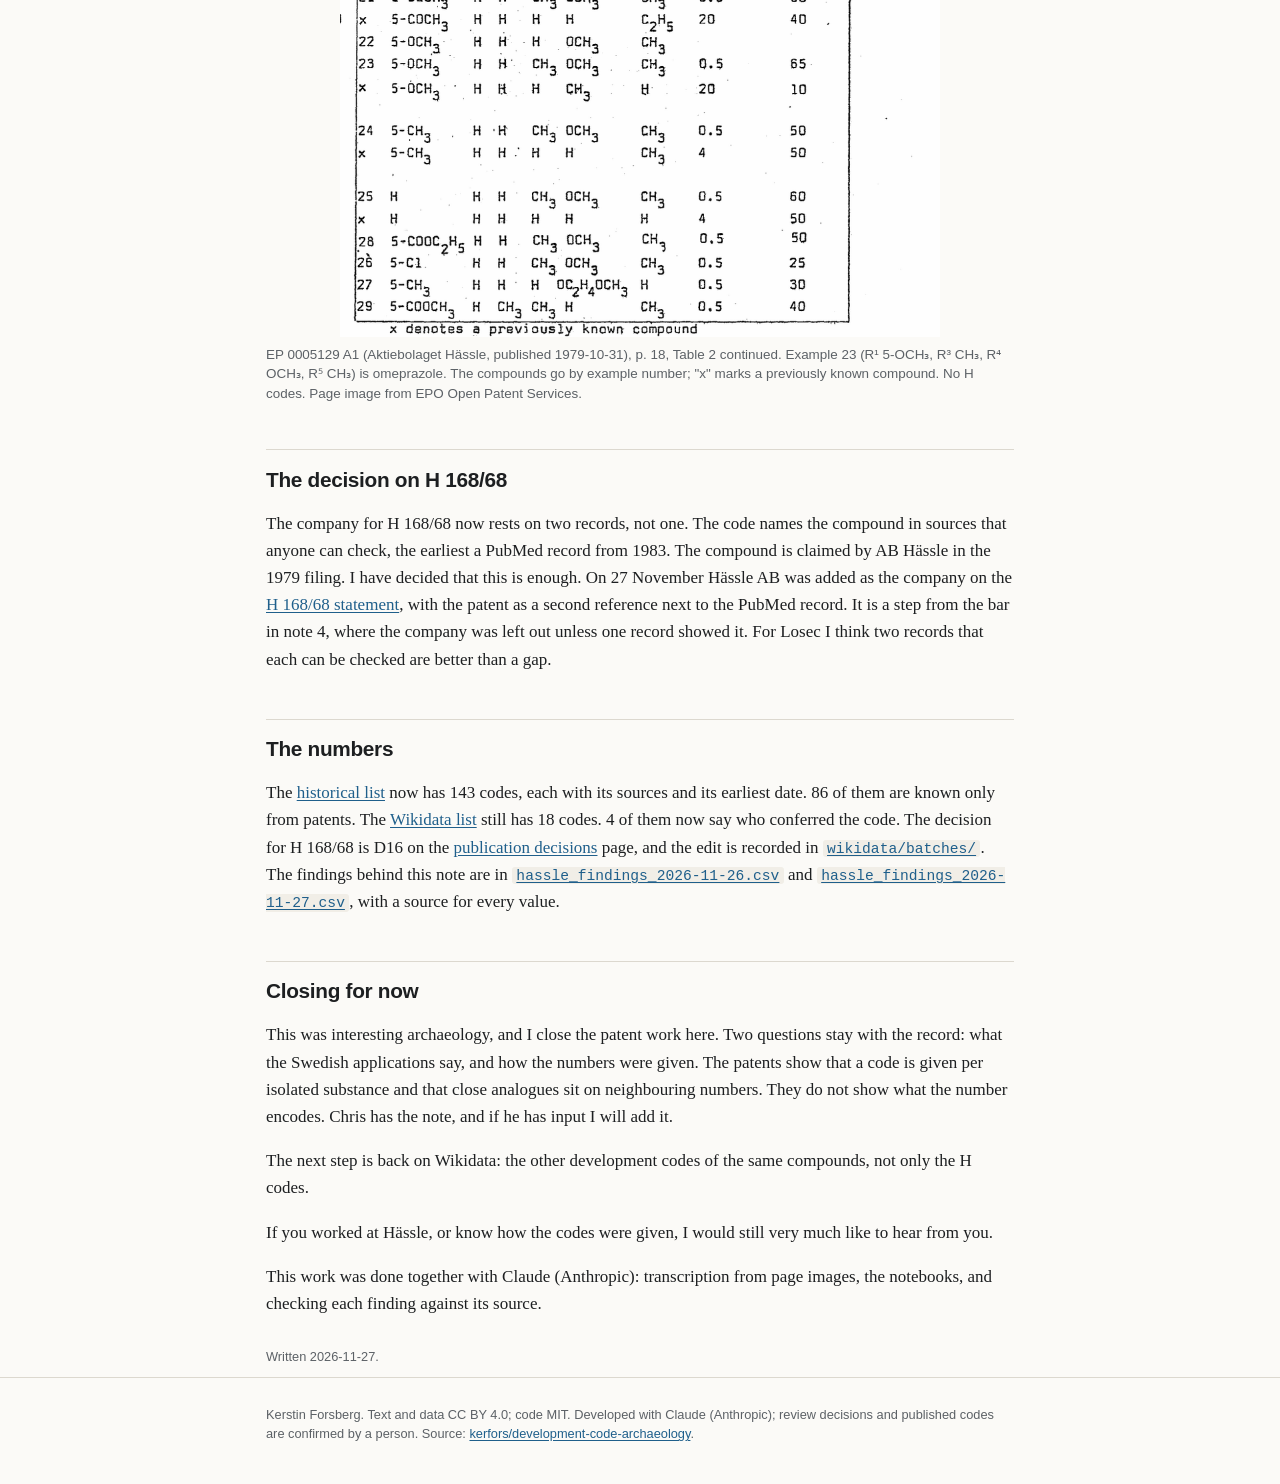
<file: docs/notes/05-hassle-codes-in-patents.html>
<!doctype html>
<html lang="en">
<head>
<meta charset="utf-8">
<meta name="viewport" content="width=device-width, initial-scale=1">
<title>The Hässle codes in patents: what the scans show — Development code archaeology</title>
<meta name="description" content="76 H codes in two patent tables, structures for 75, six of them in PubChem and none with its code, patent families read page by page, and the answer on Losec.">
<link rel="stylesheet" href="../style.css">
</head>
<body>
<header class="site"><div class="wrap">
<a class="brand" href="../index.html">Development code archaeology</a>
<nav><a href="../index.html">Field notes</a> <a href="../method.html">Method</a> <a href="../decisions.html">Publication decisions</a> <a href="../identity.html">Identity findings</a> <a href="../collections.html">Collections</a></nav>
</div></header>
<main class="wrap">
<p class="post-meta">Field note 5 · covers November 2026</p>
<h1>The Hässle codes in patents</h1>
<p><a href="04-hassle-what-we-learned.html">Field note 4</a> followed the H codes of Hässle in Mölndal, the names a compound
carried before it got an INN. Losec was H 168/68, metoprolol H 93/26, felodipine H 154/82. It started with a
remark from <a href="https://www.linkedin.com/in/cdsouthan/">Chris Southan</a>, that MeSH could be useful for old codes.
The collection became two lists: a historical list of 138 codes, each with its sources and earliest date, and a
small list of 18 codes for substances with an INN. 17 of those went to Wikidata as development code statements.
Only 3 said who conferred the code.</p>
<p>Patents were already a large part of that record. 81 of the 138 codes were known only from patents: two
Hässle code tables of 1968 and 1969, and the zimelidine patents of 1971. But patents are not my domain. I kept
them visible, with dates and structures, and let no conclusion rest on a patent alone. That left Losec as the
surprise. Its code could not be tied to Hässle from open records without patents. That was the next thing to
dig into.</p>
<p>Then Chris called. Patents are his field. Before the call I wrote him an overview of how the codes had been
taken from patents so far. After it, he pointed me to his post <a href="https://cdsouthan.blogspot.com/2026/09/acs-fall-2026-first-disclosures-in.html">ACS Fall 2026 First disclosures: PubChem and
patent mappings</a>. He starts from
a code and a structure and goes to the patents through PubChem. My case is the opposite: old patents with codes,
and few structures anyone has linked to them. So this note is about patents, as a source for codes. They are
still not my domain. But with what I learned from Chris, it was interesting to do some archaeology in them:
reading old filings page by page, and asking what they can and cannot say about a code.</p>
<h2>What was done</h2>
<ul>
<li><strong>Two code tables transcribed.</strong> Two AB Hässle patents by Brändström and S.Å.I. Carlsson print the codes
  without the "H", in a column headed "Code Number": <a href="https://patents.google.com/patent/US3485835A/en">US 3485835</a>
  (52 benzofurans, filed 1968) and <a href="https://patents.google.com/patent/US3558616A/en">US 3558616</a>
  (24 benzothiophenes, filed 1969). The OCR text is unusable for these tables, so every row was copied from the
  page images and checked against them again.</li>
<li><strong>Structures built</strong> for 75 of the 76 codes, from the generic formula plus the substituents of each row. One
  row (H 43/49) is printed without the branch it needs.</li>
<li><strong>PubChem</strong>, following Chris's method: exact structure, salt records with the same parent, PubChem's patent
  mappings, and a name search per submitter record for all codes.</li>
<li><strong>Patent families from the EPO.</strong> With <a href="https://ops.epo.org">EPO Open Patent Services</a> the families of the
  known patents, and the page images of chosen members, read by eye.</li>
<li><strong>The omeprazole filings</strong>: the 1979 European filing and the 1975 German one it cites.</li>
</ul>
<figure>
<img src="../images/hassle-us3485835-table1.png" alt="US 3485835, Table I: code numbers without the H, with the substituents of each compound">
<figcaption>US 3485835 (AB Hässle, filed 1968-04-10), Table I, first rows. The "Code Number" column prints the
codes without the "H": 11/32 is H 11/32. Each row is one compound, given by the substituents of the generic
formula. The fourth row, H 11/46, is one of the two rows I first read as ortho (learning 5). Page image from
the Google Patents PDF.</figcaption>
</figure>

<p>Everything is in the repository: the <a href="https://github.com/kerfors/development-code-archaeology/blob/main/hassle_codes/inputs/">inputs</a>, with a findings file per session,
and the <a href="https://github.com/kerfors/development-code-archaeology/blob/main/hassle_codes/notebooks/hassle_pubchem_patents.ipynb">PubChem notebook</a>.</p>
<h2>What I learned</h2>
<p><strong>1. For most of these compounds the patent is the only public link between code and structure.</strong> Of the 75
structures built, 6 are in PubChem. None of the 6 carries its code. The name search found 47 codes with a
submitter record carrying the code as a name, the earliest deposited in 2005. None of them is one of the 76
table codes. For those, nobody has linked the code to a structure.</p>
<p><strong>2. Code and structure printed together is the exception.</strong> I checked four families page by page:</p>
<ul>
<li>The 1965 family (Swedish priority SE 7128/65): eight members published 1966–69, in Belgium, the
  Netherlands, France, Spain, Austria, Britain and Norway. They print the same compound tables, with no code
  column. The codes appear first in the two US filings of 1969.</li>
<li>The 1971 zimelidine family (SE 5496/71): the codes are printed in the Swedish, Belgian, French, Dutch,
  British and US members. The German member, <a href="https://patents.google.com/patent/DE2220333A1/en">DE 2220333</a>,
  numbers the compounds instead.</li>
<li>The omeprazole filing of 1979 and the benzimidazole filing of 1975 print no codes at all.</li>
</ul>
<p>So there is no Hässle rule. A code table is a lucky find.</p>
<p><strong>3. A code's first appearance dates the patent text, not the compound.</strong> The benzothiophenes were published
in 1966. Their codes were published in 1969. The latest-possible date of those 24 codes stays 1969-11-10.</p>
<p><strong>4. Codes can enter a family late.</strong> Five codes not in my lists appear first in the Belgian filing
<a href="https://patents.google.com/patent/BE781105A/en">BE 781105</a> of 1972, each with a drawn structure:
H 102/01, H 102/04, H 102/30, H 94/94 and H 99/68. They are not in the Swedish text. So the large list grew
from 138 to 143 codes. One of them, H 102/01, is the first second number below 03.</p>
<p><strong>5. The scan decides.</strong> Two benzofuran rows were read as ortho and are meta: H 11/46 is 3-methoxyphenyl,
H 26/38 3-chlorophenyl. In these drawings the position is easy to misread. A second print of the
benzothiophene table, <a href="https://patents.google.com/patent/US3594478A/en">US 3594478</a>, agrees in all 24 rows,
including a conflict for H 53/84 that is in both prints. And Google Patents is not the printed page. For
<a href="https://patents.google.com/patent/DE2548340A1/en">DE 2548340</a> it gives a publication date, a Swedish priority
and an inventor's name that the printed cover does not have.</p>
<p><strong>6. A patent mapping is a link, not ownership.</strong> PubChem maps three of the benzofurans to a 2013 patent
application from Imperial Innovations, priority 2011. The compounds are from 1968. The mapping says the
structure is in that text, nothing about who owned the code.</p>
<p><strong>7. Submitter dates show who first named a structure.</strong> This is Chris's point, and it held here too. A
compound record gets its date from the first structure deposited, often from patent extraction. The name comes
later, from another depositor. Only the submitter records show who put the code on the structure, and when.
Spelling matters for the search: H 149/94 is found only as "H-149/94", H 29/50 only as "H 29-50".</p>
<p><strong>8. The answer on Losec.</strong> The 1979 European filing, <a href="https://patents.google.com/patent/EP0005129A1/en">EP 0005129</a>,
has omeprazole as Example 23 and in claim 7, with Aktiebolaget Hässle as applicant. It does not print
H 168/68. The examples go by number. The German filing it cites, DE 2548340 of 1975, is the same. The
Swedish application of 1978 has no page images in the EPO service. So the patents tie the compound to Hässle,
but never the code.</p>
<figure>
<img src="../images/hassle-ep0005129-table2.png" alt="EP 0005129, Table 2 continued: omeprazole as Example 23, identified by example number only">
<figcaption>EP 0005129 A1 (Aktiebolaget Hässle, published 1979-10-31), p. 18, Table 2 continued. Example 23
(R¹ 5-OCH₃, R³ CH₃, R⁴ OCH₃, R⁵ CH₃) is omeprazole. The compounds go by example number; "x" marks a
previously known compound. No H codes. Page image from EPO Open Patent Services.</figcaption>
</figure>

<h2>The decision on H 168/68</h2>
<p>The company for H 168/68 now rests on two records, not one. The code names the compound in sources that
anyone can check, the earliest a PubMed record from 1983. The compound is claimed by AB Hässle in the 1979
filing. I have decided that this is enough. On 27 November Hässle AB was added as the company on the
<a href="https://www.wikidata.org/wiki/Q422210#P15001">H 168/68 statement</a>, with the patent as a second
reference next to the PubMed record. It is a step from the bar in note 4, where the company was left out
unless one record showed it. For Losec I think two records that each can be checked are better than a gap.</p>
<h2>The numbers</h2>
<p>The <a href="https://github.com/kerfors/development-code-archaeology/blob/main/collections/hassle_h_codes_all.csv">historical list</a> now has 143 codes, each with its sources and
its earliest date. 86 of them are known only from patents. The
<a href="https://github.com/kerfors/development-code-archaeology/blob/main/collections/hassle_h_codes_wikidata.csv">Wikidata list</a> still has 18 codes. 4 of them now say who
conferred the code. The decision for H 168/68 is D16 on the <a href="../decisions.html">publication decisions</a> page,
and the edit is recorded in <a href="https://github.com/kerfors/development-code-archaeology/blob/main/wikidata/batches/hassle_h_16868_p1027_20261127.csv"><code>wikidata/batches/</code></a>.
The findings behind this note are in
<a href="https://github.com/kerfors/development-code-archaeology/blob/main/hassle_codes/inputs/hassle_findings_2026-11-26.csv"><code>hassle_findings_2026-11-26.csv</code></a> and
<a href="https://github.com/kerfors/development-code-archaeology/blob/main/hassle_codes/inputs/hassle_findings_2026-11-27.csv"><code>hassle_findings_2026-11-27.csv</code></a>, with a source for
every value.</p>
<h2>Closing for now</h2>
<p>This was interesting archaeology, and I close the patent work here. Two questions stay with the record: what
the Swedish applications say, and how the numbers were given. The patents show that a code is given per
isolated substance and that close analogues sit on neighbouring numbers. They do not show what the number
encodes. Chris has the note, and if he has input I will add it.</p>
<p>The next step is back on Wikidata: the other development codes of the same compounds, not only the H codes.</p>
<p>If you worked at Hässle, or know how the codes were given, I would still very much like to hear from you.</p>
<p>This work was done together with Claude (Anthropic): transcription from page images, the notebooks, and
checking each finding against its source.</p>
<p class="written">Written 2026-11-27.</p>
</main>
<footer class="site"><div class="wrap">
<p>Kerstin Forsberg. Text and data CC BY 4.0; code MIT. Developed with Claude (Anthropic); review decisions and
published codes are confirmed by a person. Source: <a href="https://github.com/kerfors/development-code-archaeology">kerfors/development-code-archaeology</a>.</p>
</div></footer>
</body>
</html>
</file>
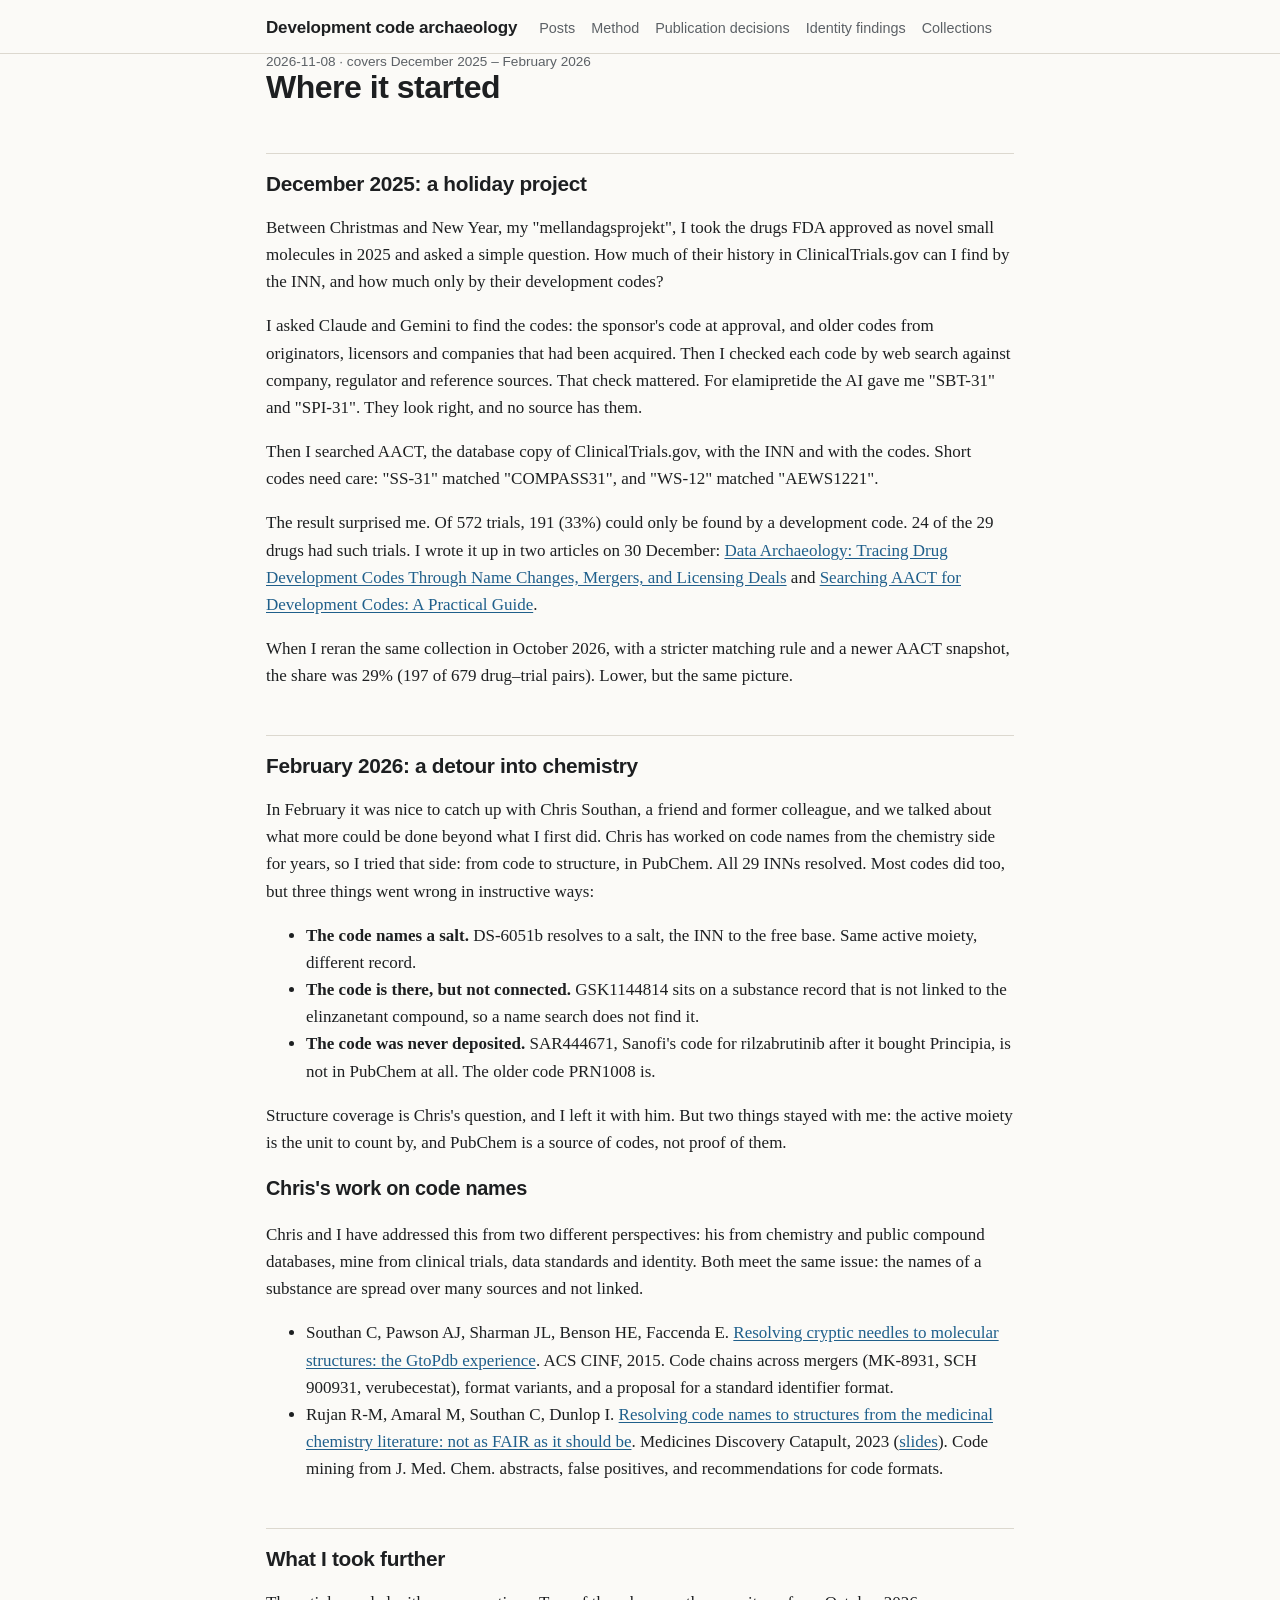
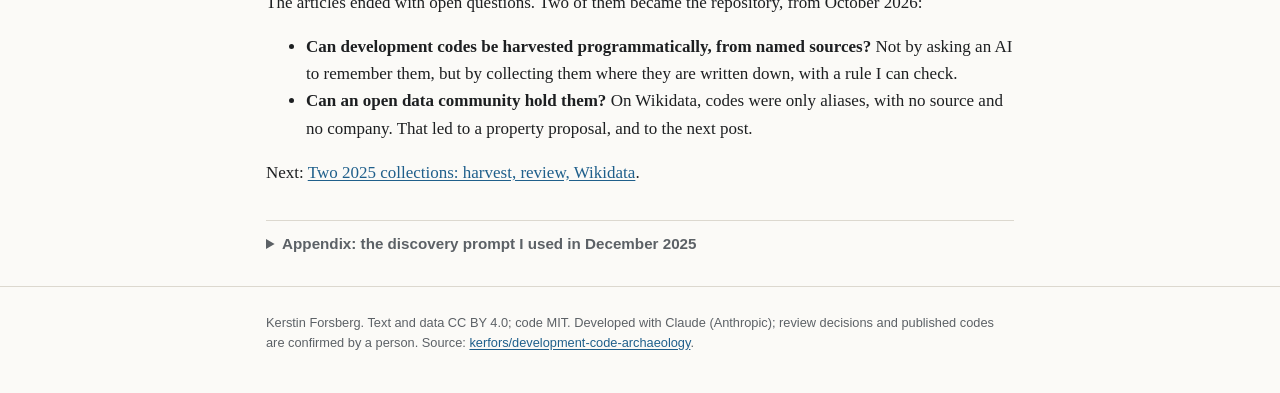
<file: docs/posts/2026-11-08-before-the-repository.html>
<!doctype html>
<html lang="en">
<head>
<meta charset="utf-8">
<meta name="viewport" content="width=device-width, initial-scale=1">
<title>Where it started: a holiday project and a detour into chemistry — Development code archaeology</title>
<meta name="description" content="December 2025: how many trials of last year&#x27;s new drugs can only be found by their development codes? February 2026: can the codes be found in PubChem? What I learned, and the two questions I took further.">
<link rel="stylesheet" href="../style.css">
</head>
<body>
<header class="site"><div class="wrap">
<a class="brand" href="../index.html">Development code archaeology</a>
<nav><a href="../index.html">Posts</a> <a href="../method.html">Method</a> <a href="../decisions.html">Publication decisions</a> <a href="../identity.html">Identity findings</a> <a href="../collections.html">Collections</a></nav>
</div></header>
<main class="wrap">
<p class="post-meta">2026-11-08 · covers December 2025 – February 2026</p>
<h1>Where it started</h1>
<h2>December 2025: a holiday project</h2>
<p>Between Christmas and New Year, my "mellandagsprojekt", I took the drugs FDA approved as novel small
molecules in 2025 and asked a simple question. How much of their history in ClinicalTrials.gov can I find by
the INN, and how much only by their development codes?</p>
<p>I asked Claude and Gemini to find the codes: the sponsor's code at approval, and older codes from originators,
licensors and companies that had been acquired. Then I checked each code by web search against company,
regulator and reference sources. That check mattered. For elamipretide the AI gave me "SBT-31" and "SPI-31".
They look right, and no source has them.</p>
<p>Then I searched AACT, the database copy of ClinicalTrials.gov, with the INN and with the codes. Short codes
need care: "SS-31" matched "COMPASS31", and "WS-12" matched "AEWS1221".</p>
<p>The result surprised me. Of 572 trials, 191 (33%) could only be found by a development code. 24 of the 29
drugs had such trials. I wrote it up in two articles on 30 December:
<a href="https://www.linkedin.com/pulse/data-archaeology-tracing-drug-development-codes-through-forsberg-89t1e/">Data Archaeology: Tracing Drug Development Codes Through Name Changes, Mergers, and Licensing Deals</a>
and <a href="https://www.linkedin.com/pulse/searching-aact-development-codes-practical-guide-kerstin-forsberg-2rhze/">Searching AACT for Development Codes: A Practical Guide</a>.</p>
<p>When I reran the same collection in October 2026, with a stricter matching rule and a newer AACT snapshot,
the share was 29% (197 of 679 drug–trial pairs). Lower, but the same picture.</p>
<h2>February 2026: a detour into chemistry</h2>
<p>In February it was nice to catch up with Chris Southan, a friend and former colleague, and we talked about
what more could be done beyond what I first did. Chris has worked on code names from the chemistry side for
years, so I tried that side: from code to structure, in PubChem. All 29 INNs resolved. Most codes did too, but three
things went wrong in instructive ways:</p>
<ul>
<li><strong>The code names a salt.</strong> DS-6051b resolves to a salt, the INN to the free base. Same active moiety,
  different record.</li>
<li><strong>The code is there, but not connected.</strong> GSK1144814 sits on a substance record that is not linked to the
  elinzanetant compound, so a name search does not find it.</li>
<li><strong>The code was never deposited.</strong> SAR444671, Sanofi's code for rilzabrutinib after it bought Principia,
  is not in PubChem at all. The older code PRN1008 is.</li>
</ul>
<p>Structure coverage is Chris's question, and I left it with him. But two things stayed with me: the active
moiety is the unit to count by, and PubChem is a source of codes, not proof of them.</p>
<h3>Chris's work on code names</h3>
<p>Chris and I have addressed this from two different perspectives:
his from chemistry and public compound databases, mine from clinical trials, data standards and identity.
Both meet the same issue: the names of a substance are spread over many sources and not linked.</p>
<ul>
<li>Southan C, Pawson AJ, Sharman JL, Benson HE, Faccenda E. <a href="https://www.slideshare.net/slideshow/southan-needles-acs/51539822">Resolving cryptic needles to molecular structures: the GtoPdb experience</a>.
  ACS CINF, 2015. Code chains across mergers (MK-8931, SCH 900931, verubecestat), format variants, and a
  proposal for a standard identifier format.</li>
<li>Rujan R-M, Amaral M, Southan C, Dunlop I. <a href="https://cisrg.shef.ac.uk/shef2023/?p=771">Resolving code names to structures from the medicinal chemistry literature: not as FAIR as it should be</a>.
  Medicines Discovery Catapult, 2023 (<a href="https://cisrg.shef.ac.uk/shef2023/wp-content/uploads/2023/10/Resolving_Code_Names_Rujan.pdf">slides</a>).
  Code mining from J. Med. Chem. abstracts, false positives, and recommendations for code formats.</li>
</ul>
<h2>What I took further</h2>
<p>The articles ended with open questions. Two of them became the repository, from October 2026:</p>
<ul>
<li><strong>Can development codes be harvested programmatically, from named sources?</strong> Not by asking an AI to
  remember them, but by collecting them where they are written down, with a rule I can check.</li>
<li><strong>Can an open data community hold them?</strong> On Wikidata, codes were only aliases, with no source and no
  company. That led to a property proposal, and to the next post.</li>
</ul>
<p>Next: <a href="2026-11-08-two-2025-collections.html">Two 2025 collections: harvest, review, Wikidata</a>.</p>
<details>
<summary>Appendix: the discovery prompt I used in December 2025</summary>
<pre><code class="language-markdown"># Drug Development Code Discovery

## Your Role
Data archaeologist finding historical development codes for approved drugs.

## Input
[Drug list with INN and Brand names]

## Task
For each drug, find:

1. **Current development code** - The sponsor's code at time of approval
2. **Legacy codes** - Earlier codes from:
   - Original discoverer (before licensing)
   - Previous corporate owner (before acquisition)
   - Academic/government origin (NIH, NCI codes if applicable)

## Search Strategy
- Phase 1 trial titles (often code-only, before INN assigned)
- &quot;Drug X licensed from Company Y&quot; announcements
- Patent assignee history
- Wikipedia &quot;List of pharmaceutical compound number prefixes&quot; for sponsor attribution

## Output Format
| INN | Current Code | Legacy Codes | Company Transitions | Confidence | Source Type |

## Critical Rules
- Mark uncertain codes as &quot;VERIFY: [code]&quot;
- Never invent codes - if you can't find it, say &quot;None found&quot;
- Distinguish code TYPES: development code (compound) vs protocol code (study)
- Note format variations you encountered (AZD-0914 vs AZD0914)
</code></pre>
</details>
</main>
<footer class="site"><div class="wrap">
<p>Kerstin Forsberg. Text and data CC BY 4.0; code MIT. Developed with Claude (Anthropic); review decisions and
published codes are confirmed by a person. Source: <a href="https://github.com/kerfors/development-code-archaeology">kerfors/development-code-archaeology</a>.</p>
</div></footer>
</body>
</html>
</file>
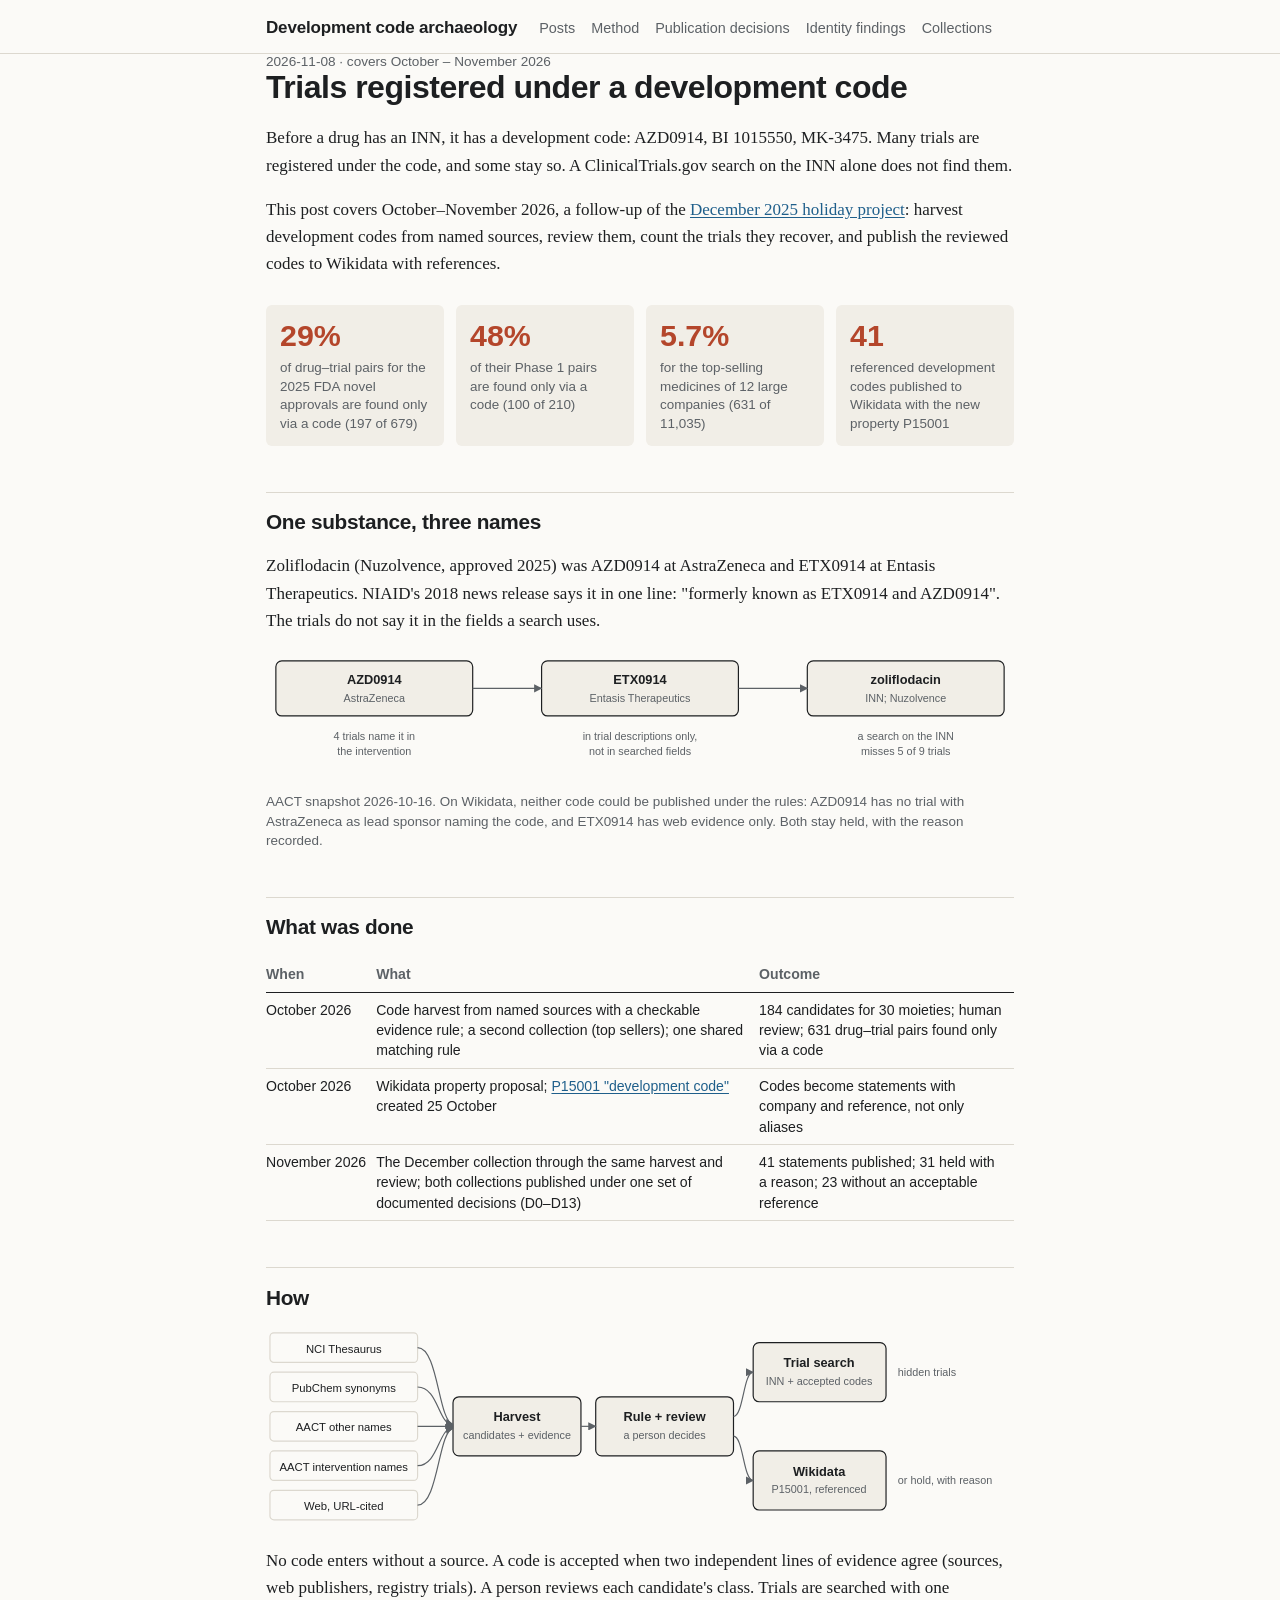
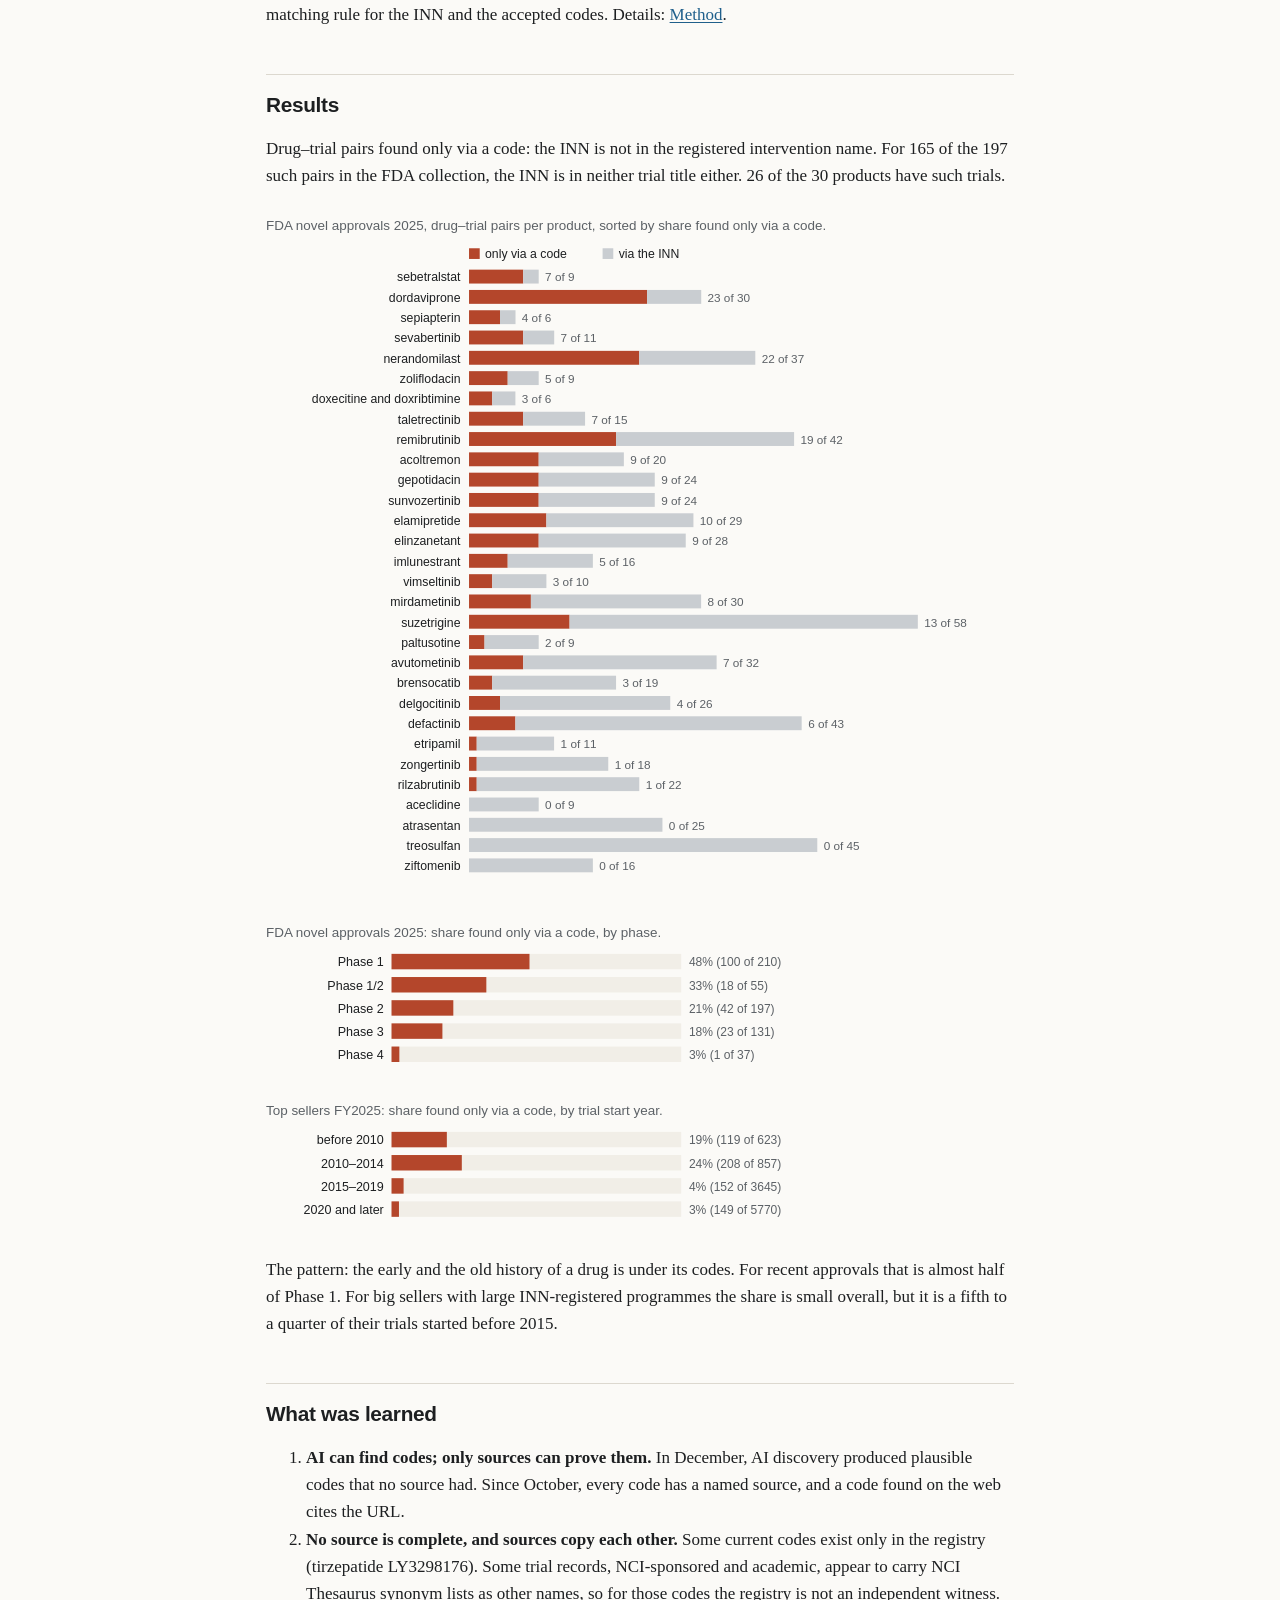
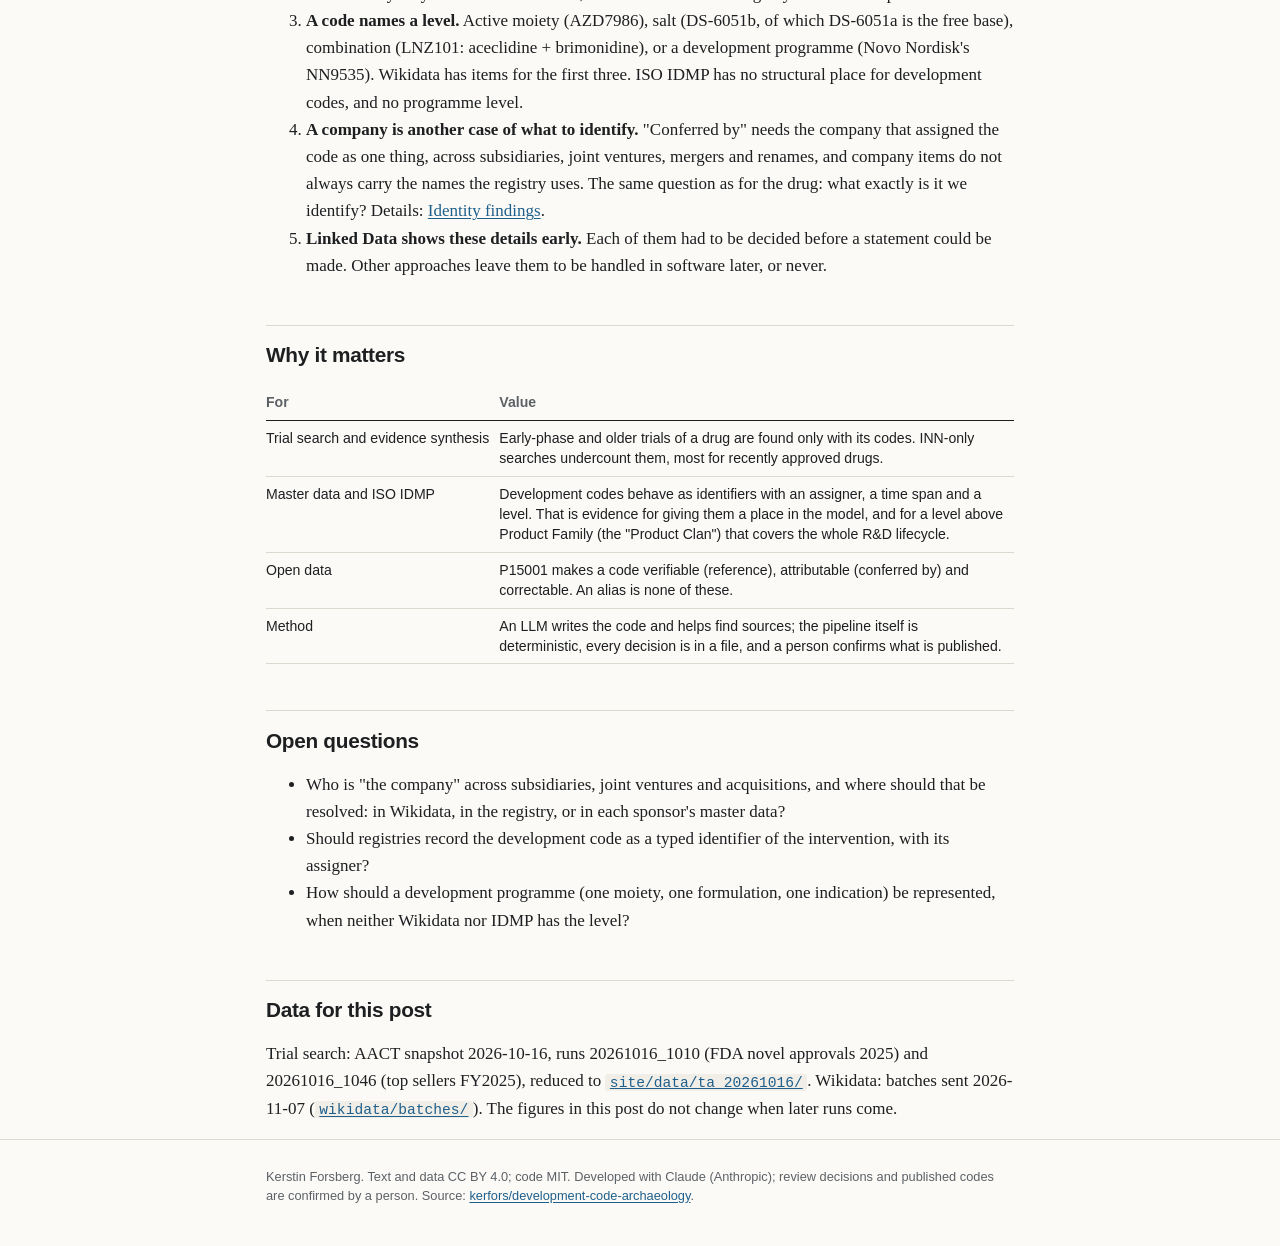
<file: docs/posts/2026-11-08-two-2025-collections.html>
<!doctype html>
<html lang="en">
<head>
<meta charset="utf-8">
<meta name="viewport" content="width=device-width, initial-scale=1">
<title>Two 2025 collections: harvest, review, Wikidata — Development code archaeology</title>
<meta name="description" content="Development codes for the 2025 FDA novel approvals and for big sellers: how many trials only the codes find, what was learned, and the first referenced codes on Wikidata.">
<link rel="stylesheet" href="../style.css">
</head>
<body>
<header class="site"><div class="wrap">
<a class="brand" href="../index.html">Development code archaeology</a>
<nav><a href="../index.html">Posts</a> <a href="../method.html">Method</a> <a href="../decisions.html">Publication decisions</a> <a href="../identity.html">Identity findings</a> <a href="../collections.html">Collections</a></nav>
</div></header>
<main class="wrap">
<p class="post-meta">2026-11-08 · covers October – November 2026</p>
<h1>Trials registered under a development code</h1>
<p>Before a drug has an INN, it has a development code: AZD0914, BI 1015550, MK-3475. Many trials are
registered under the code, and some stay so. A ClinicalTrials.gov search on the INN alone does not find them.</p>
<p>This post covers October–November 2026, a follow-up of the <a href="2026-11-08-before-the-repository.html">December 2025 holiday project</a>:
harvest development codes from named sources, review them, count the trials they recover, and publish the
reviewed codes to Wikidata with references.</p>
<div class="stats"><div class="stat"><span class="num">29%</span><span class="txt">of drug–trial pairs for the 2025 FDA novel approvals are found only via a code (197 of 679)</span></div><div class="stat"><span class="num">48%</span><span class="txt">of their Phase 1 pairs are found only via a code (100 of 210)</span></div><div class="stat"><span class="num">5.7%</span><span class="txt">for the top-selling medicines of 12 large companies (631 of 11,035)</span></div><div class="stat"><span class="num">41</span><span class="txt">referenced development codes published to Wikidata with the new property P15001</span></div></div>
<h2>One substance, three names</h2>
<p>Zoliflodacin (Nuzolvence, approved 2025) was AZD0914 at AstraZeneca and ETX0914 at Entasis Therapeutics.
NIAID's 2018 news release says it in one line: "formerly known as ETX0914 and AZD0914".
The trials do not say it in the fields a search uses.</p>
<svg class="diagram" viewBox="0 0 760 130" role="img">
<title>One substance, three names: AZD0914, ETX0914, zoliflodacin</title>
<defs><marker id="ar2" viewBox="0 0 10 10" refX="9" refY="5" markerWidth="7" markerHeight="7" orient="auto-start-reverse"><path class="arrowhead" d="M0,0 L10,5 L0,10 z"/></marker></defs>
<g class="step"><rect x="10" y="10" width="200" height="56" rx="6"/><text x="110" y="34">AZD0914</text><text class="sub" x="110" y="52">AstraZeneca</text>
<rect x="280" y="10" width="200" height="56" rx="6"/><text x="380" y="34">ETX0914</text><text class="sub" x="380" y="52">Entasis Therapeutics</text>
<rect x="550" y="10" width="200" height="56" rx="6"/><text x="650" y="34">zoliflodacin</text><text class="sub" x="650" y="52">INN; Nuzolvence</text></g>
<g class="lines"><path d="M210,38 L280,38" marker-end="url(#ar2)"/><path d="M480,38 L550,38" marker-end="url(#ar2)"/></g>
<g class="note"><text x="110" y="90">4 trials name it in</text><text x="110" y="106">the intervention</text>
<text x="380" y="90">in trial descriptions only,</text><text x="380" y="106">not in searched fields</text>
<text x="650" y="90">a search on the INN</text><text x="650" y="106">misses 5 of 9 trials</text></g></svg>
<p class="caption">AACT snapshot 2026-10-16. On Wikidata, neither code could be published under the rules:
AZD0914 has no trial with AstraZeneca as lead sponsor naming the code, and ETX0914 has web evidence only.
Both stay held, with the reason recorded.</p>

<h2>What was done</h2>
<div class="tablewrap"><table>
<thead>
<tr>
<th>When</th>
<th>What</th>
<th>Outcome</th>
</tr>
</thead>
<tbody>
<tr>
<td>October 2026</td>
<td>Code harvest from named sources with a checkable evidence rule; a second collection (top sellers); one shared matching rule</td>
<td>184 candidates for 30 moieties; human review; 631 drug–trial pairs found only via a code</td>
</tr>
<tr>
<td>October 2026</td>
<td>Wikidata property proposal; <a href="https://www.wikidata.org/wiki/Property:P15001">P15001 "development code"</a> created 25 October</td>
<td>Codes become statements with company and reference, not only aliases</td>
</tr>
<tr>
<td>November 2026</td>
<td>The December collection through the same harvest and review; both collections published under one set of documented decisions (D0–D13)</td>
<td>41 statements published; 31 held with a reason; 23 without an acceptable reference</td>
</tr>
</tbody>
</table></div>
<h2>How</h2>
<svg class="diagram" viewBox="0 0 760 210" role="img">
<title>Pipeline: named sources, harvest, evidence rule and review, trial search, Wikidata</title>
<defs><marker id="ar" viewBox="0 0 10 10" refX="9" refY="5" markerWidth="7" markerHeight="7" orient="auto-start-reverse"><path class="arrowhead" d="M0,0 L10,5 L0,10 z"/></marker></defs>
<g class="src"><rect x="4" y="10" width="150" height="30" rx="4"/><text x="79" y="30">NCI Thesaurus</text>
<rect x="4" y="50" width="150" height="30" rx="4"/><text x="79" y="70">PubChem synonyms</text>
<rect x="4" y="90" width="150" height="30" rx="4"/><text x="79" y="110">AACT other names</text>
<rect x="4" y="130" width="150" height="30" rx="4"/><text x="79" y="150">AACT intervention names</text>
<rect x="4" y="170" width="150" height="30" rx="4"/><text x="79" y="190">Web, URL-cited</text></g>
<g class="step"><rect x="190" y="75" width="130" height="60" rx="6"/><text x="255" y="100">Harvest</text><text class="sub" x="255" y="118">candidates + evidence</text>
<rect x="335" y="75" width="140" height="60" rx="6"/><text x="405" y="100">Rule + review</text><text class="sub" x="405" y="118">a person decides</text>
<rect x="495" y="20" width="135" height="60" rx="6"/><text x="562" y="45">Trial search</text><text class="sub" x="562" y="63">INN + accepted codes</text>
<rect x="495" y="130" width="135" height="60" rx="6"/><text x="562" y="155">Wikidata</text><text class="sub" x="562" y="173">P15001, referenced</text></g>
<g class="note"><text class="start" x="642" y="54">hidden trials</text><text class="start" x="642" y="164">or hold, with reason</text></g>
<g class="lines"><path d="M154,25 C175,25 175,100 190,103" marker-end="url(#ar)"/><path d="M154,65 C175,65 175,103 190,104" marker-end="url(#ar)"/>
<path d="M154,105 L190,105" marker-end="url(#ar)"/><path d="M154,145 C175,145 175,107 190,106" marker-end="url(#ar)"/>
<path d="M154,185 C175,185 175,110 190,107" marker-end="url(#ar)"/><path d="M320,105 L335,105" marker-end="url(#ar)"/>
<path d="M475,95 C485,95 485,50 495,50" marker-end="url(#ar)"/><path d="M475,115 C485,115 485,160 495,160" marker-end="url(#ar)"/></g></svg>
<p>No code enters without a source. A code is accepted when two independent lines of evidence agree
(sources, web publishers, registry trials). A person reviews each candidate's class. Trials are searched
with one matching rule for the INN and the accepted codes. Details: <a href="../method.html">Method</a>.</p>
<h2>Results</h2>
<p>Drug–trial pairs found only via a code: the INN is not in the registered intervention name. For
165 of the 197 such pairs in the FDA collection, the INN is in neither trial title either.
26 of the 30 products have such trials.</p>
<figure>
<figcaption>FDA novel approvals 2025, drug–trial pairs per product, sorted by share found only via a code.</figcaption>
<svg class="chart" viewBox="0 0 700 610" role="img">
<title>FDA novel approvals 2025: drug–trial pairs per drug, via the INN and only via a code</title>
<rect class="bar-hid" x="190" y="4" width="10" height="10"/><text class="lbl" x="205" y="13">only via a code</text>
<rect class="bar-inn" x="315" y="4" width="10" height="10"/><text class="lbl" x="330" y="13">via the INN</text>
<text class="lbl" x="182" y="35" text-anchor="end">sebetralstat</text>
<rect class="bar-hid" x="190" y="24" width="50.7" height="13"/>
<rect class="bar-inn" x="240.7" y="24" width="14.5" height="13"/>
<text class="val" x="261.2" y="35">7 of 9</text>
<text class="lbl" x="182" y="54" text-anchor="end">dordaviprone</text>
<rect class="bar-hid" x="190" y="43" width="166.6" height="13"/>
<rect class="bar-inn" x="356.6" y="43" width="50.7" height="13"/>
<text class="val" x="413.2" y="54">23 of 30</text>
<text class="lbl" x="182" y="73" text-anchor="end">sepiapterin</text>
<rect class="bar-hid" x="190" y="62" width="29.0" height="13"/>
<rect class="bar-inn" x="219.0" y="62" width="14.5" height="13"/>
<text class="val" x="239.4" y="73">4 of 6</text>
<text class="lbl" x="182" y="92" text-anchor="end">sevabertinib</text>
<rect class="bar-hid" x="190" y="81" width="50.7" height="13"/>
<rect class="bar-inn" x="240.7" y="81" width="29.0" height="13"/>
<text class="val" x="275.7" y="92">7 of 11</text>
<text class="lbl" x="182" y="111" text-anchor="end">nerandomilast</text>
<rect class="bar-hid" x="190" y="100" width="159.3" height="13"/>
<rect class="bar-inn" x="349.3" y="100" width="108.6" height="13"/>
<text class="val" x="463.9" y="111">22 of 37</text>
<text class="lbl" x="182" y="130" text-anchor="end">zoliflodacin</text>
<rect class="bar-hid" x="190" y="119" width="36.2" height="13"/>
<rect class="bar-inn" x="226.2" y="119" width="29.0" height="13"/>
<text class="val" x="261.2" y="130">5 of 9</text>
<text class="lbl" x="182" y="149" text-anchor="end">doxecitine and doxribtimine</text>
<rect class="bar-hid" x="190" y="138" width="21.7" height="13"/>
<rect class="bar-inn" x="211.7" y="138" width="21.7" height="13"/>
<text class="val" x="239.4" y="149">3 of 6</text>
<text class="lbl" x="182" y="168" text-anchor="end">taletrectinib</text>
<rect class="bar-hid" x="190" y="157" width="50.7" height="13"/>
<rect class="bar-inn" x="240.7" y="157" width="57.9" height="13"/>
<text class="val" x="304.6" y="168">7 of 15</text>
<text class="lbl" x="182" y="187" text-anchor="end">remibrutinib</text>
<rect class="bar-hid" x="190" y="176" width="137.6" height="13"/>
<rect class="bar-inn" x="327.6" y="176" width="166.6" height="13"/>
<text class="val" x="500.1" y="187">19 of 42</text>
<text class="lbl" x="182" y="206" text-anchor="end">acoltremon</text>
<rect class="bar-hid" x="190" y="195" width="65.2" height="13"/>
<rect class="bar-inn" x="255.2" y="195" width="79.7" height="13"/>
<text class="val" x="340.8" y="206">9 of 20</text>
<text class="lbl" x="182" y="225" text-anchor="end">gepotidacin</text>
<rect class="bar-hid" x="190" y="214" width="65.2" height="13"/>
<rect class="bar-inn" x="255.2" y="214" width="108.6" height="13"/>
<text class="val" x="369.8" y="225">9 of 24</text>
<text class="lbl" x="182" y="244" text-anchor="end">sunvozertinib</text>
<rect class="bar-hid" x="190" y="233" width="65.2" height="13"/>
<rect class="bar-inn" x="255.2" y="233" width="108.6" height="13"/>
<text class="val" x="369.8" y="244">9 of 24</text>
<text class="lbl" x="182" y="263" text-anchor="end">elamipretide</text>
<rect class="bar-hid" x="190" y="252" width="72.4" height="13"/>
<rect class="bar-inn" x="262.4" y="252" width="137.6" height="13"/>
<text class="val" x="406.0" y="263">10 of 29</text>
<text class="lbl" x="182" y="282" text-anchor="end">elinzanetant</text>
<rect class="bar-hid" x="190" y="271" width="65.2" height="13"/>
<rect class="bar-inn" x="255.2" y="271" width="137.6" height="13"/>
<text class="val" x="398.8" y="282">9 of 28</text>
<text class="lbl" x="182" y="301" text-anchor="end">imlunestrant</text>
<rect class="bar-hid" x="190" y="290" width="36.2" height="13"/>
<rect class="bar-inn" x="226.2" y="290" width="79.7" height="13"/>
<text class="val" x="311.9" y="301">5 of 16</text>
<text class="lbl" x="182" y="320" text-anchor="end">vimseltinib</text>
<rect class="bar-hid" x="190" y="309" width="21.7" height="13"/>
<rect class="bar-inn" x="211.7" y="309" width="50.7" height="13"/>
<text class="val" x="268.4" y="320">3 of 10</text>
<text class="lbl" x="182" y="339" text-anchor="end">mirdametinib</text>
<rect class="bar-hid" x="190" y="328" width="57.9" height="13"/>
<rect class="bar-inn" x="247.9" y="328" width="159.3" height="13"/>
<text class="val" x="413.2" y="339">8 of 30</text>
<text class="lbl" x="182" y="358" text-anchor="end">suzetrigine</text>
<rect class="bar-hid" x="190" y="347" width="94.1" height="13"/>
<rect class="bar-inn" x="284.1" y="347" width="325.9" height="13"/>
<text class="val" x="616.0" y="358">13 of 58</text>
<text class="lbl" x="182" y="377" text-anchor="end">paltusotine</text>
<rect class="bar-hid" x="190" y="366" width="14.5" height="13"/>
<rect class="bar-inn" x="204.5" y="366" width="50.7" height="13"/>
<text class="val" x="261.2" y="377">2 of 9</text>
<text class="lbl" x="182" y="396" text-anchor="end">avutometinib</text>
<rect class="bar-hid" x="190" y="385" width="50.7" height="13"/>
<rect class="bar-inn" x="240.7" y="385" width="181.0" height="13"/>
<text class="val" x="427.7" y="396">7 of 32</text>
<text class="lbl" x="182" y="415" text-anchor="end">brensocatib</text>
<rect class="bar-hid" x="190" y="404" width="21.7" height="13"/>
<rect class="bar-inn" x="211.7" y="404" width="115.9" height="13"/>
<text class="val" x="333.6" y="415">3 of 19</text>
<text class="lbl" x="182" y="434" text-anchor="end">delgocitinib</text>
<rect class="bar-hid" x="190" y="423" width="29.0" height="13"/>
<rect class="bar-inn" x="219.0" y="423" width="159.3" height="13"/>
<text class="val" x="384.3" y="434">4 of 26</text>
<text class="lbl" x="182" y="453" text-anchor="end">defactinib</text>
<rect class="bar-hid" x="190" y="442" width="43.4" height="13"/>
<rect class="bar-inn" x="233.4" y="442" width="267.9" height="13"/>
<text class="val" x="507.4" y="453">6 of 43</text>
<text class="lbl" x="182" y="472" text-anchor="end">etripamil</text>
<rect class="bar-hid" x="190" y="461" width="7.2" height="13"/>
<rect class="bar-inn" x="197.2" y="461" width="72.4" height="13"/>
<text class="val" x="275.7" y="472">1 of 11</text>
<text class="lbl" x="182" y="491" text-anchor="end">zongertinib</text>
<rect class="bar-hid" x="190" y="480" width="7.2" height="13"/>
<rect class="bar-inn" x="197.2" y="480" width="123.1" height="13"/>
<text class="val" x="326.3" y="491">1 of 18</text>
<text class="lbl" x="182" y="510" text-anchor="end">rilzabrutinib</text>
<rect class="bar-hid" x="190" y="499" width="7.2" height="13"/>
<rect class="bar-inn" x="197.2" y="499" width="152.1" height="13"/>
<text class="val" x="355.3" y="510">1 of 22</text>
<text class="lbl" x="182" y="529" text-anchor="end">aceclidine</text>
<rect class="bar-hid" x="190" y="518" width="0.0" height="13"/>
<rect class="bar-inn" x="190.0" y="518" width="65.2" height="13"/>
<text class="val" x="261.2" y="529">0 of 9</text>
<text class="lbl" x="182" y="548" text-anchor="end">atrasentan</text>
<rect class="bar-hid" x="190" y="537" width="0.0" height="13"/>
<rect class="bar-inn" x="190.0" y="537" width="181.0" height="13"/>
<text class="val" x="377.0" y="548">0 of 25</text>
<text class="lbl" x="182" y="567" text-anchor="end">treosulfan</text>
<rect class="bar-hid" x="190" y="556" width="0.0" height="13"/>
<rect class="bar-inn" x="190.0" y="556" width="325.9" height="13"/>
<text class="val" x="521.9" y="567">0 of 45</text>
<text class="lbl" x="182" y="586" text-anchor="end">ziftomenib</text>
<rect class="bar-hid" x="190" y="575" width="0.0" height="13"/>
<rect class="bar-inn" x="190.0" y="575" width="115.9" height="13"/>
<text class="val" x="311.9" y="586">0 of 16</text>
</svg>
</figure>
<figure>
<figcaption>FDA novel approvals 2025: share found only via a code, by phase.</figcaption>
<svg class="chart small" viewBox="0 0 580 128" role="img">
<title>FDA novel approvals 2025: share of drug–trial pairs found only via a code</title>
<text class="lbl" x="122" y="17" text-anchor="end">Phase 1</text>
<rect class="bar-track" x="130" y="4" width="300" height="16"/>
<rect class="bar-hid" x="130" y="4" width="142.9" height="16"/>
<text class="val" x="438" y="17">48% (100 of 210)</text>
<text class="lbl" x="122" y="41" text-anchor="end">Phase 1/2</text>
<rect class="bar-track" x="130" y="28" width="300" height="16"/>
<rect class="bar-hid" x="130" y="28" width="98.2" height="16"/>
<text class="val" x="438" y="41">33% (18 of 55)</text>
<text class="lbl" x="122" y="65" text-anchor="end">Phase 2</text>
<rect class="bar-track" x="130" y="52" width="300" height="16"/>
<rect class="bar-hid" x="130" y="52" width="64.0" height="16"/>
<text class="val" x="438" y="65">21% (42 of 197)</text>
<text class="lbl" x="122" y="89" text-anchor="end">Phase 3</text>
<rect class="bar-track" x="130" y="76" width="300" height="16"/>
<rect class="bar-hid" x="130" y="76" width="52.7" height="16"/>
<text class="val" x="438" y="89">18% (23 of 131)</text>
<text class="lbl" x="122" y="113" text-anchor="end">Phase 4</text>
<rect class="bar-track" x="130" y="100" width="300" height="16"/>
<rect class="bar-hid" x="130" y="100" width="8.1" height="16"/>
<text class="val" x="438" y="113">3% (1 of 37)</text>
</svg>
</figure>
<figure>
<figcaption>Top sellers FY2025: share found only via a code, by trial start year.</figcaption>
<svg class="chart small" viewBox="0 0 580 104" role="img">
<title>Top sellers FY2025: share of drug–trial pairs found only via a code</title>
<text class="lbl" x="122" y="17" text-anchor="end">before 2010</text>
<rect class="bar-track" x="130" y="4" width="300" height="16"/>
<rect class="bar-hid" x="130" y="4" width="57.3" height="16"/>
<text class="val" x="438" y="17">19% (119 of 623)</text>
<text class="lbl" x="122" y="41" text-anchor="end">2010–2014</text>
<rect class="bar-track" x="130" y="28" width="300" height="16"/>
<rect class="bar-hid" x="130" y="28" width="72.8" height="16"/>
<text class="val" x="438" y="41">24% (208 of 857)</text>
<text class="lbl" x="122" y="65" text-anchor="end">2015–2019</text>
<rect class="bar-track" x="130" y="52" width="300" height="16"/>
<rect class="bar-hid" x="130" y="52" width="12.5" height="16"/>
<text class="val" x="438" y="65">4% (152 of 3645)</text>
<text class="lbl" x="122" y="89" text-anchor="end">2020 and later</text>
<rect class="bar-track" x="130" y="76" width="300" height="16"/>
<rect class="bar-hid" x="130" y="76" width="7.7" height="16"/>
<text class="val" x="438" y="89">3% (149 of 5770)</text>
</svg>
</figure>
<p>The pattern: the early and the old history of a drug is under its codes. For recent approvals that is
almost half of Phase 1. For big sellers with large INN-registered programmes the share is small overall, but it
is a fifth to a quarter of their trials started before 2015.</p>
<h2>What was learned</h2>
<ol>
<li><strong>AI can find codes; only sources can prove them.</strong> In December, AI discovery produced plausible codes
   that no source had. Since October, every code has a named source, and a code found on the web cites the URL.</li>
<li><strong>No source is complete, and sources copy each other.</strong> Some current codes exist only in the registry
   (tirzepatide LY3298176). Some trial records, NCI-sponsored and academic, appear to carry NCI Thesaurus
   synonym lists as other names, so for those codes the registry is not an independent witness.</li>
<li><strong>A code names a level.</strong> Active moiety (AZD7986), salt (DS-6051b, of which DS-6051a is the free base),
   combination (LNZ101: aceclidine + brimonidine), or a development programme (Novo Nordisk's NN9535).
   Wikidata has items for the first three. ISO IDMP has no structural place for development codes, and no
   programme level.</li>
<li><strong>A company is another case of what to identify.</strong> "Conferred by" needs the company that assigned the
   code as one thing, across subsidiaries, joint ventures, mergers and renames, and company items do not
   always carry the names the registry uses. The same question as for the drug: what exactly is it we
   identify? Details: <a href="../identity.html">Identity findings</a>.</li>
<li><strong>Linked Data shows these details early.</strong> Each of them had to be decided before a statement could be
   made. Other approaches leave them to be handled in software later, or never.</li>
</ol>
<h2>Why it matters</h2>
<div class="tablewrap"><table>
<thead>
<tr>
<th>For</th>
<th>Value</th>
</tr>
</thead>
<tbody>
<tr>
<td>Trial search and evidence synthesis</td>
<td>Early-phase and older trials of a drug are found only with its codes. INN-only searches undercount them, most for recently approved drugs.</td>
</tr>
<tr>
<td>Master data and ISO IDMP</td>
<td>Development codes behave as identifiers with an assigner, a time span and a level. That is evidence for giving them a place in the model, and for a level above Product Family (the "Product Clan") that covers the whole R&amp;D lifecycle.</td>
</tr>
<tr>
<td>Open data</td>
<td>P15001 makes a code verifiable (reference), attributable (conferred by) and correctable. An alias is none of these.</td>
</tr>
<tr>
<td>Method</td>
<td>An LLM writes the code and helps find sources; the pipeline itself is deterministic, every decision is in a file, and a person confirms what is published.</td>
</tr>
</tbody>
</table></div>
<h2>Open questions</h2>
<ul>
<li>Who is "the company" across subsidiaries, joint ventures and acquisitions, and where should that be
  resolved: in Wikidata, in the registry, or in each sponsor's master data?</li>
<li>Should registries record the development code as a typed identifier of the intervention, with its assigner?</li>
<li>How should a development programme (one moiety, one formulation, one indication) be represented, when
  neither Wikidata nor IDMP has the level?</li>
</ul>
<h2>Data for this post</h2>
<p>Trial search: AACT snapshot 2026-10-16, runs 20261016_1010 (FDA novel approvals 2025) and 20261016_1046
(top sellers FY2025), reduced to <a href="https://github.com/kerfors/development-code-archaeology/blob/main/site/data/ta_20261016"><code>site/data/ta_20261016/</code></a>. Wikidata: batches
sent 2026-11-07 (<a href="https://github.com/kerfors/development-code-archaeology/blob/main/wikidata/batches"><code>wikidata/batches/</code></a>). The figures in this post do not change
when later runs come.</p>
</main>
<footer class="site"><div class="wrap">
<p>Kerstin Forsberg. Text and data CC BY 4.0; code MIT. Developed with Claude (Anthropic); review decisions and
published codes are confirmed by a person. Source: <a href="https://github.com/kerfors/development-code-archaeology">kerfors/development-code-archaeology</a>.</p>
</div></footer>
</body>
</html>
</file>
<file: docs/style.css>
:root {
  --bg: #fbfaf7;
  --fg: #1d1f21;
  --muted: #5c6166;
  --rule: #dcd8cf;
  --panel: #f1eee7;
  --accent: #b4462b;
  --accent-soft: #e8b7a8;
  --inn: #c9cdd1;
  --link: #1f5f8b;
  --mono: ui-monospace, "SF Mono", Menlo, Consolas, monospace;
  --sans: -apple-system, BlinkMacSystemFont, "Segoe UI", Roboto, "Helvetica Neue", Arial, sans-serif;
  --serif: Charter, "Bitstream Charter", "Sitka Text", Cambria, Georgia, serif;
}
@media (prefers-color-scheme: dark) {
  :root:not([data-theme="light"]) {
    --bg: #17191b; --fg: #e6e3dc; --muted: #a3a8ad; --rule: #34383c; --panel: #212427;
    --accent: #e0765a; --accent-soft: #7a3a2a; --inn: #4a5056; --link: #8cc4ea;
  }
}
:root[data-theme="dark"] {
  --bg: #17191b; --fg: #e6e3dc; --muted: #a3a8ad; --rule: #34383c; --panel: #212427;
  --accent: #e0765a; --accent-soft: #7a3a2a; --inn: #4a5056; --link: #8cc4ea;
}

* { box-sizing: border-box; }
html { -webkit-text-size-adjust: 100%; }
body { margin: 0; background: var(--bg); color: var(--fg); font: 17px/1.6 var(--serif); }
.wrap { max-width: 780px; margin: 0 auto; padding: 0 16px; }
a { color: var(--link); text-underline-offset: 2px; }
code { font: 0.86em var(--mono); background: var(--panel); padding: 0.05em 0.3em; border-radius: 3px; }

header.site { border-bottom: 1px solid var(--rule); font-family: var(--sans); }
header.site .wrap { display: flex; flex-wrap: wrap; gap: 6px 22px; align-items: baseline; padding-top: 14px; padding-bottom: 12px; }
.brand { font-weight: 650; color: var(--fg); text-decoration: none; letter-spacing: -0.01em; }
nav { display: flex; flex-wrap: wrap; gap: 4px 16px; font-size: 0.9rem; }
nav a { color: var(--muted); text-decoration: none; }
nav a:hover, nav a[aria-current] { color: var(--fg); }
nav a[aria-current] { border-bottom: 2px solid var(--accent); }

main { padding-top: 28px; padding-bottom: 40px; }
h1, h2, h3 { font-family: var(--sans); letter-spacing: -0.015em; line-height: 1.25; }
h1 { font-size: 2rem; margin: 0.2em 0 0.5em; }
h2 { font-size: 1.3rem; margin: 2.2em 0 0.6em; padding-top: 0.8em; border-top: 1px solid var(--rule); }
.lead p:first-of-type { font-size: 1.12rem; }

.stats { display: grid; grid-template-columns: repeat(auto-fit, minmax(160px, 1fr)); gap: 12px; margin: 28px 0 8px; }
.stat { background: var(--panel); border-radius: 6px; padding: 14px 14px 12px; font-family: var(--sans); }
.stat .num { display: block; font-size: 1.9rem; font-weight: 700; color: var(--accent); line-height: 1.1; font-variant-numeric: tabular-nums; }
.stat .txt { display: block; font-size: 0.84rem; line-height: 1.4; color: var(--muted); margin-top: 6px; }

.tablewrap { overflow-x: auto; margin: 1em 0; }
table { border-collapse: collapse; width: 100%; font: 0.88rem/1.45 var(--sans); }
th, td { text-align: left; vertical-align: top; padding: 7px 10px 7px 0; border-bottom: 1px solid var(--rule); }
th { font-weight: 600; color: var(--muted); border-bottom: 1.5px solid var(--fg); }
td:first-child { white-space: nowrap; }
table.num td:not(:first-child), table.num th:not(:first-child) { text-align: right; font-variant-numeric: tabular-nums; }

figure { margin: 1.6em 0; }
figcaption, .caption { font: 0.84rem/1.45 var(--sans); color: var(--muted); }
figcaption { margin-bottom: 8px; }
figure img { display: block; width: 100%; max-width: 600px; height: auto; margin: 0 auto 8px; }
.two { display: grid; grid-template-columns: 1fr; gap: 0 28px; }
@media (min-width: 760px) { .two { grid-template-columns: 1fr 1fr; } }

svg.chart, svg.diagram { width: 100%; height: auto; display: block; font-family: var(--sans); }
svg .lbl { font-size: 11.5px; fill: var(--fg); }
svg .val { font-size: 11px; fill: var(--muted); font-variant-numeric: tabular-nums; }
svg .bar-hid { fill: var(--accent); }
svg .bar-inn { fill: var(--inn); }
svg .bar-track { fill: var(--panel); }
svg.small { max-width: 560px; }
svg.small .lbl { font-size: 13px; } svg.small .val { font-size: 12.5px; }
svg.diagram text { text-anchor: middle; font-size: 13px; fill: var(--fg); }
svg.diagram .sub { font-size: 11px; fill: var(--muted); }
svg.diagram .step rect { fill: var(--panel); stroke: var(--fg); stroke-width: 1.2; }
svg.diagram .step text:not(.sub) { font-weight: 650; }
svg.diagram .src rect { fill: none; stroke: var(--rule); stroke-width: 1.2; }
svg.diagram .src text { font-size: 11.5px; }
svg.diagram .note text { font-size: 11px; fill: var(--muted); }
svg.diagram .note text.start { text-anchor: start; }
svg.diagram .lines path { fill: none; stroke: var(--muted); stroke-width: 1.2; }
svg.diagram .arrowhead { fill: var(--muted); }

ol.lessons li { margin-bottom: 0.7em; }
footer.site { border-top: 1px solid var(--rule); font: 0.8rem/1.5 var(--sans); color: var(--muted); padding: 14px 0 28px; }

pre { background: var(--panel); padding: 12px 14px; border-radius: 6px; overflow-x: auto; font: 0.8rem/1.5 var(--mono); }
pre code { background: none; padding: 0; font-size: inherit; }
td.codes { font-size: 0.8rem; color: var(--muted); }
td.codes code, td code { font-size: 0.95em; }
p.post-meta { font: 0.85rem var(--sans); color: var(--muted); margin: 0 0 -0.6em; }
ul.posts { list-style: none; padding: 0; margin: 0.8em 0; }
ul.posts li { padding: 12px 0; border-bottom: 1px solid var(--rule); }
ul.posts .post-title { font: 600 1.08rem/1.35 var(--sans); text-decoration: none; }
ul.posts .post-meta { display: block; font: 0.8rem var(--sans); color: var(--muted); margin-top: 3px; }
ul.posts .post-summary { display: block; margin-top: 4px; }
main a code { overflow-wrap: anywhere; }
details { margin: 2em 0; border-top: 1px solid var(--rule); padding-top: 0.8em; }
summary { cursor: pointer; font: 600 0.95rem var(--sans); color: var(--muted); }
p.written { font: 0.8rem var(--sans); color: var(--muted); margin-top: 2.5em; }
ul.posts .post-meta { margin: 0 0 2px; }
</file>
